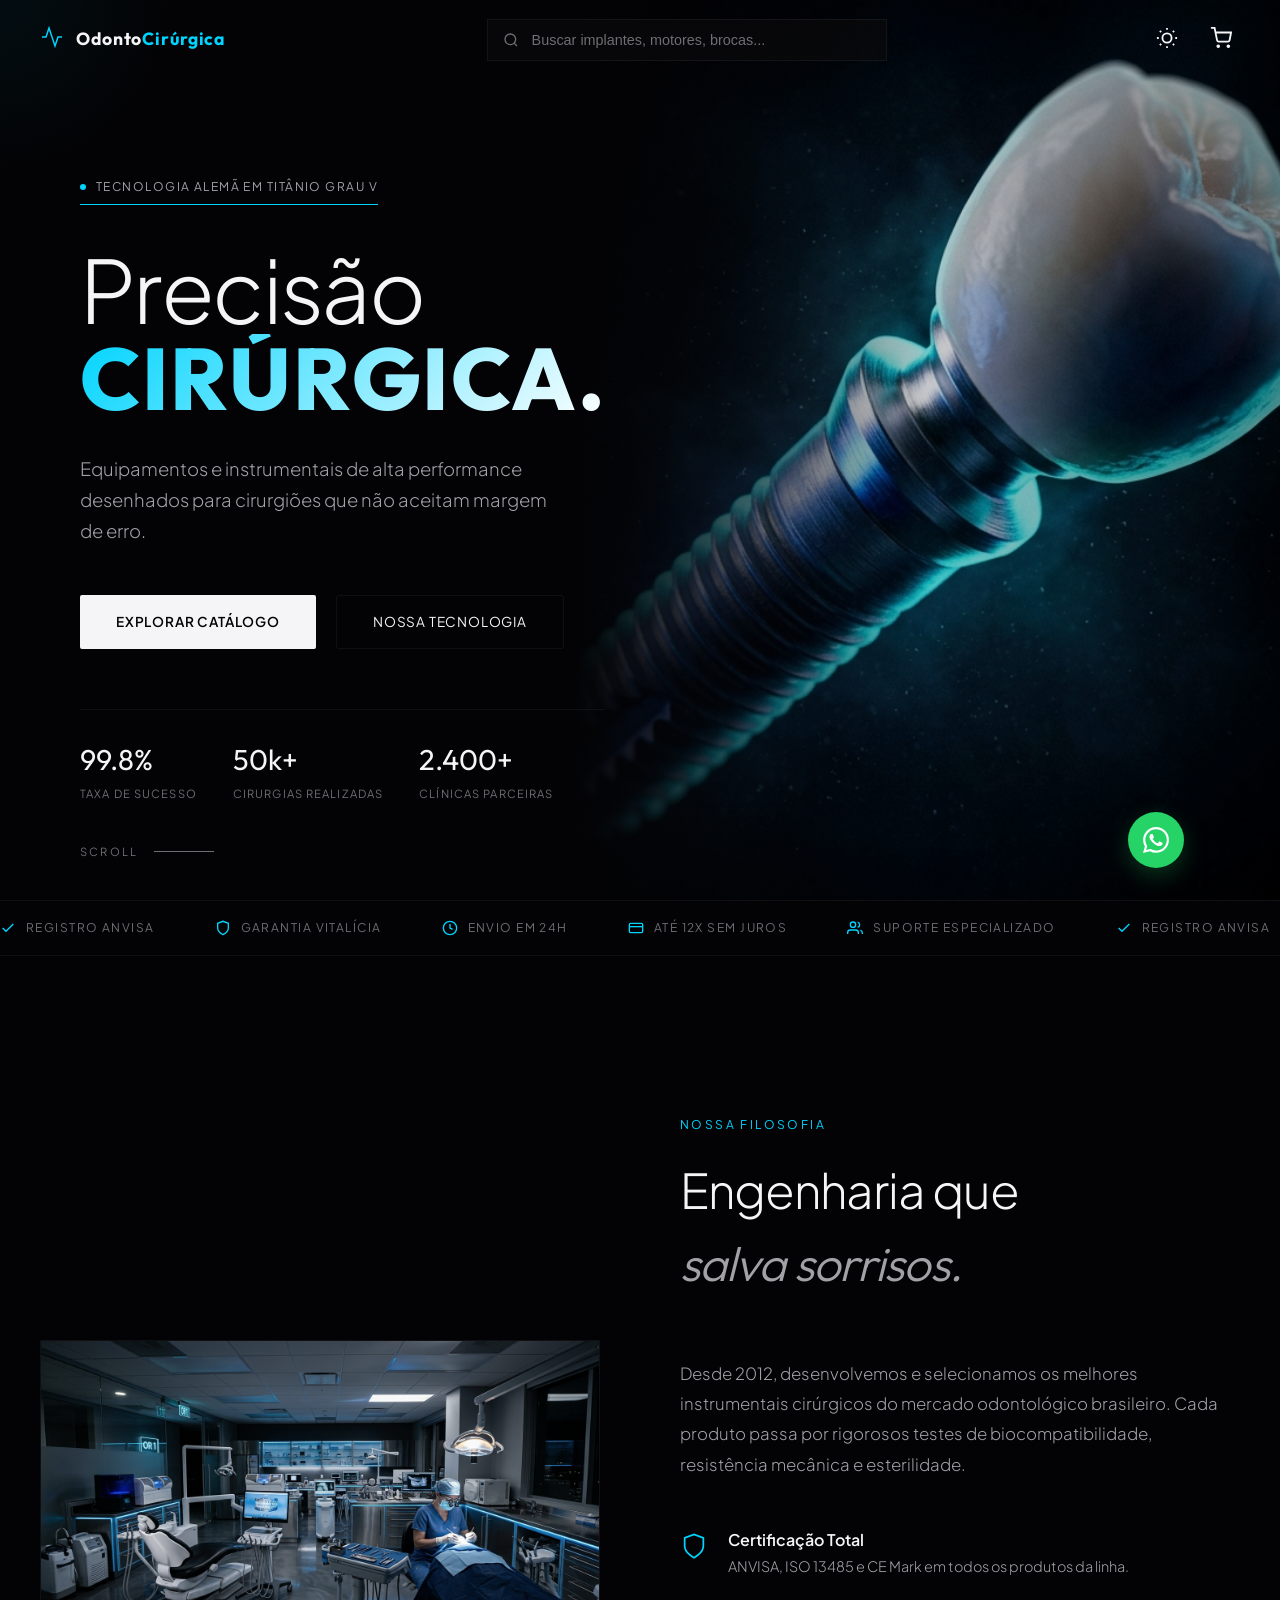
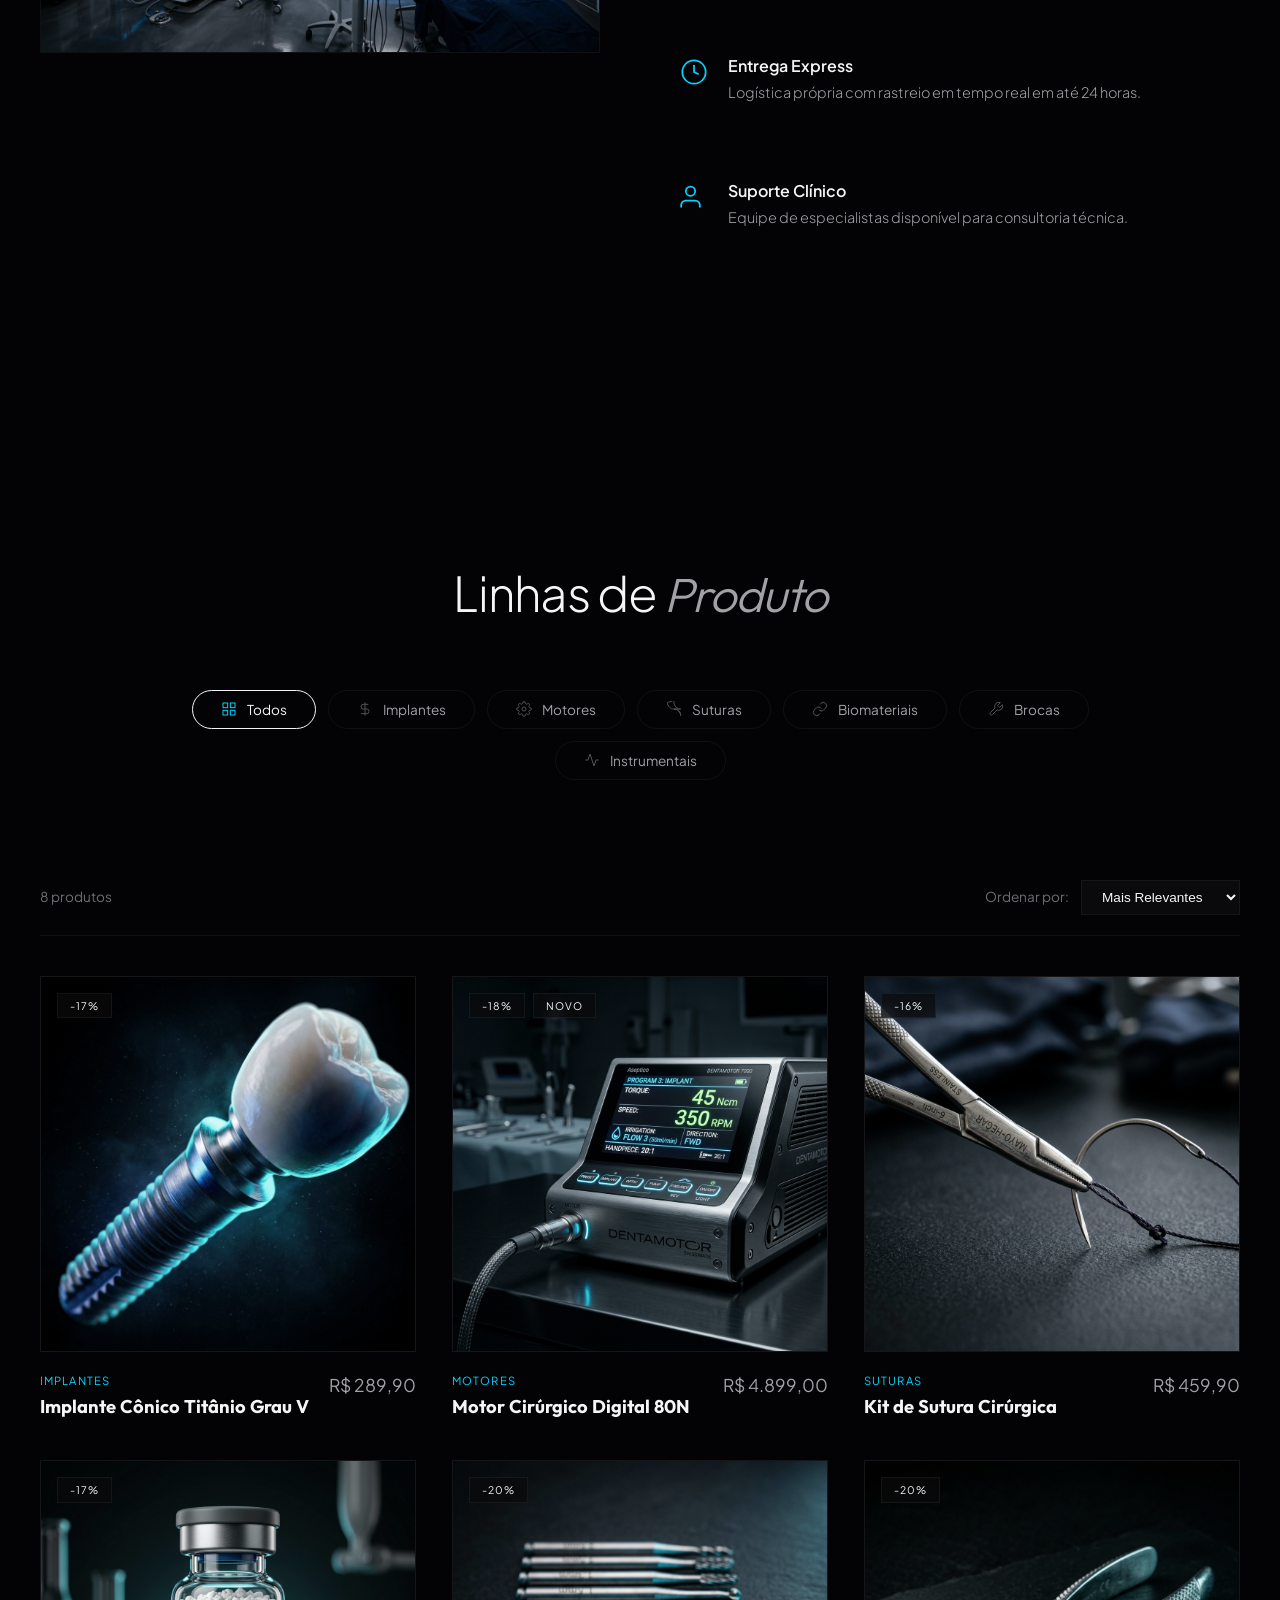
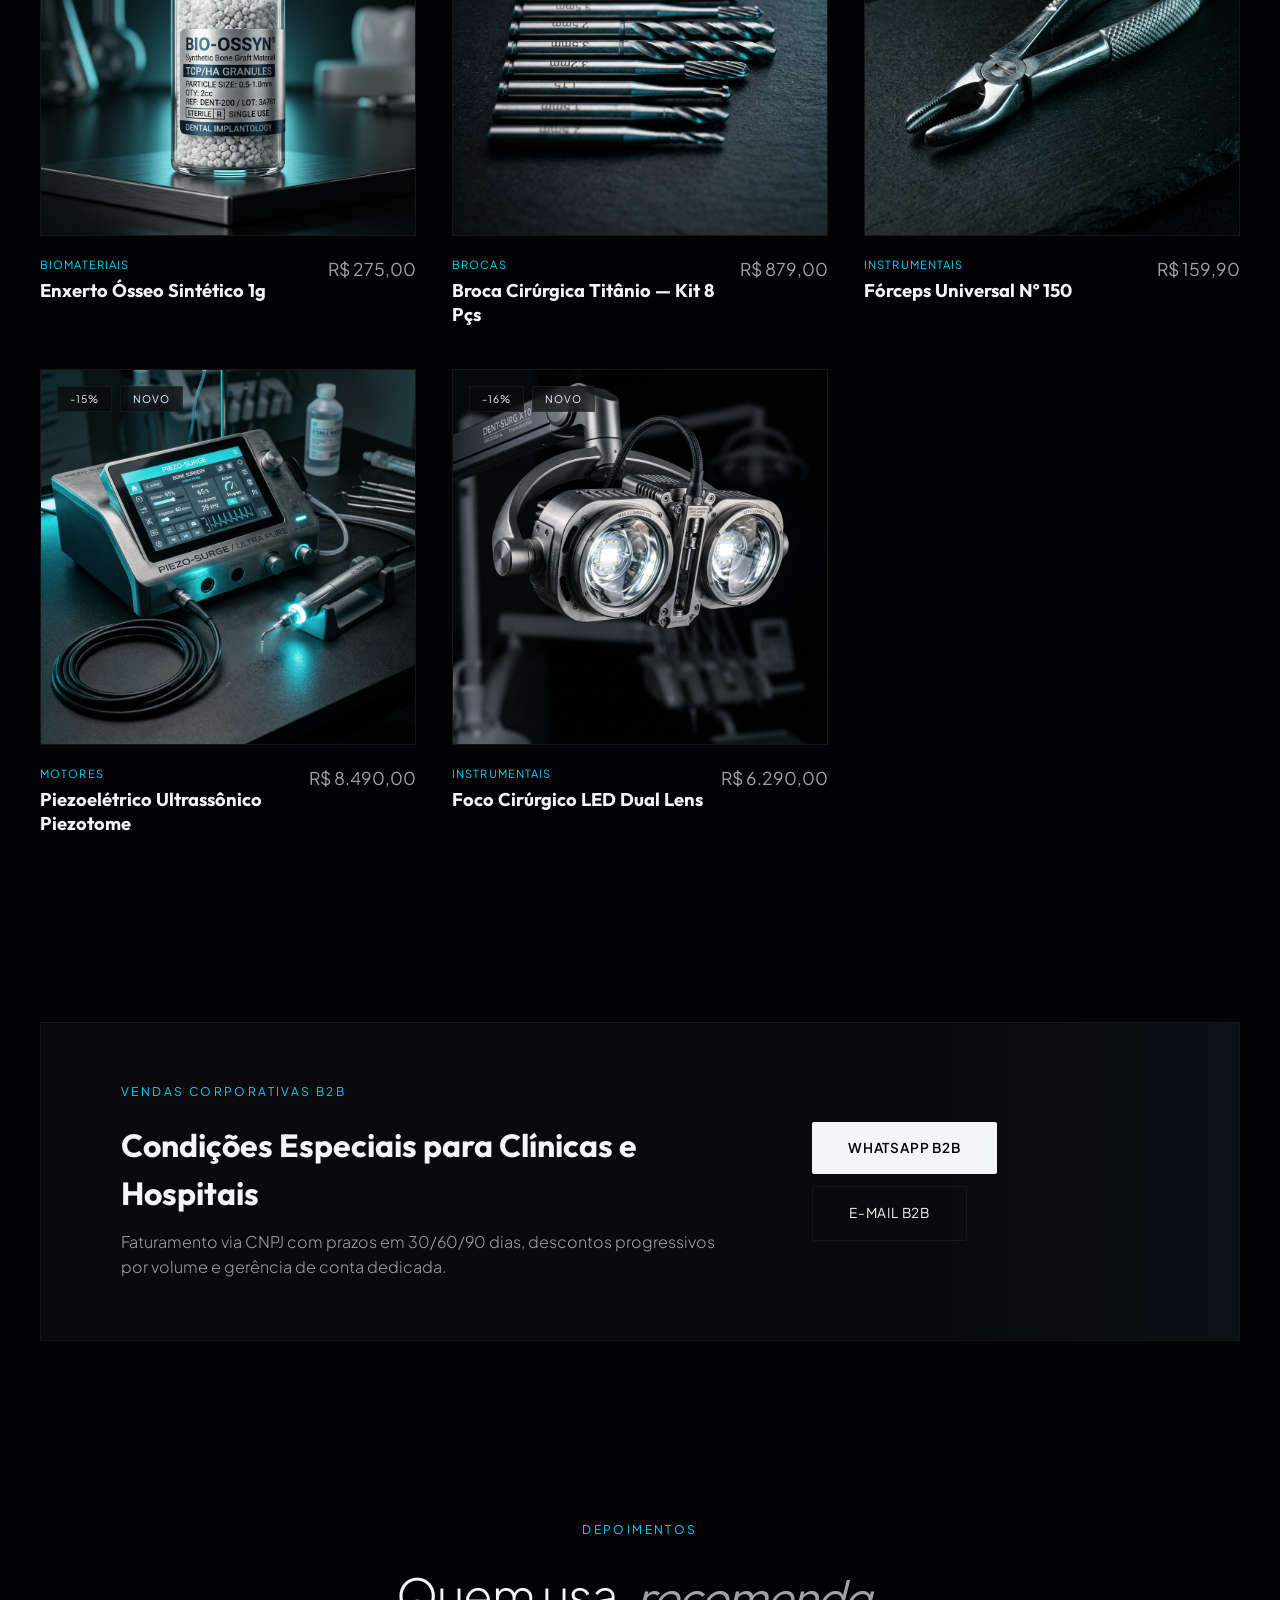
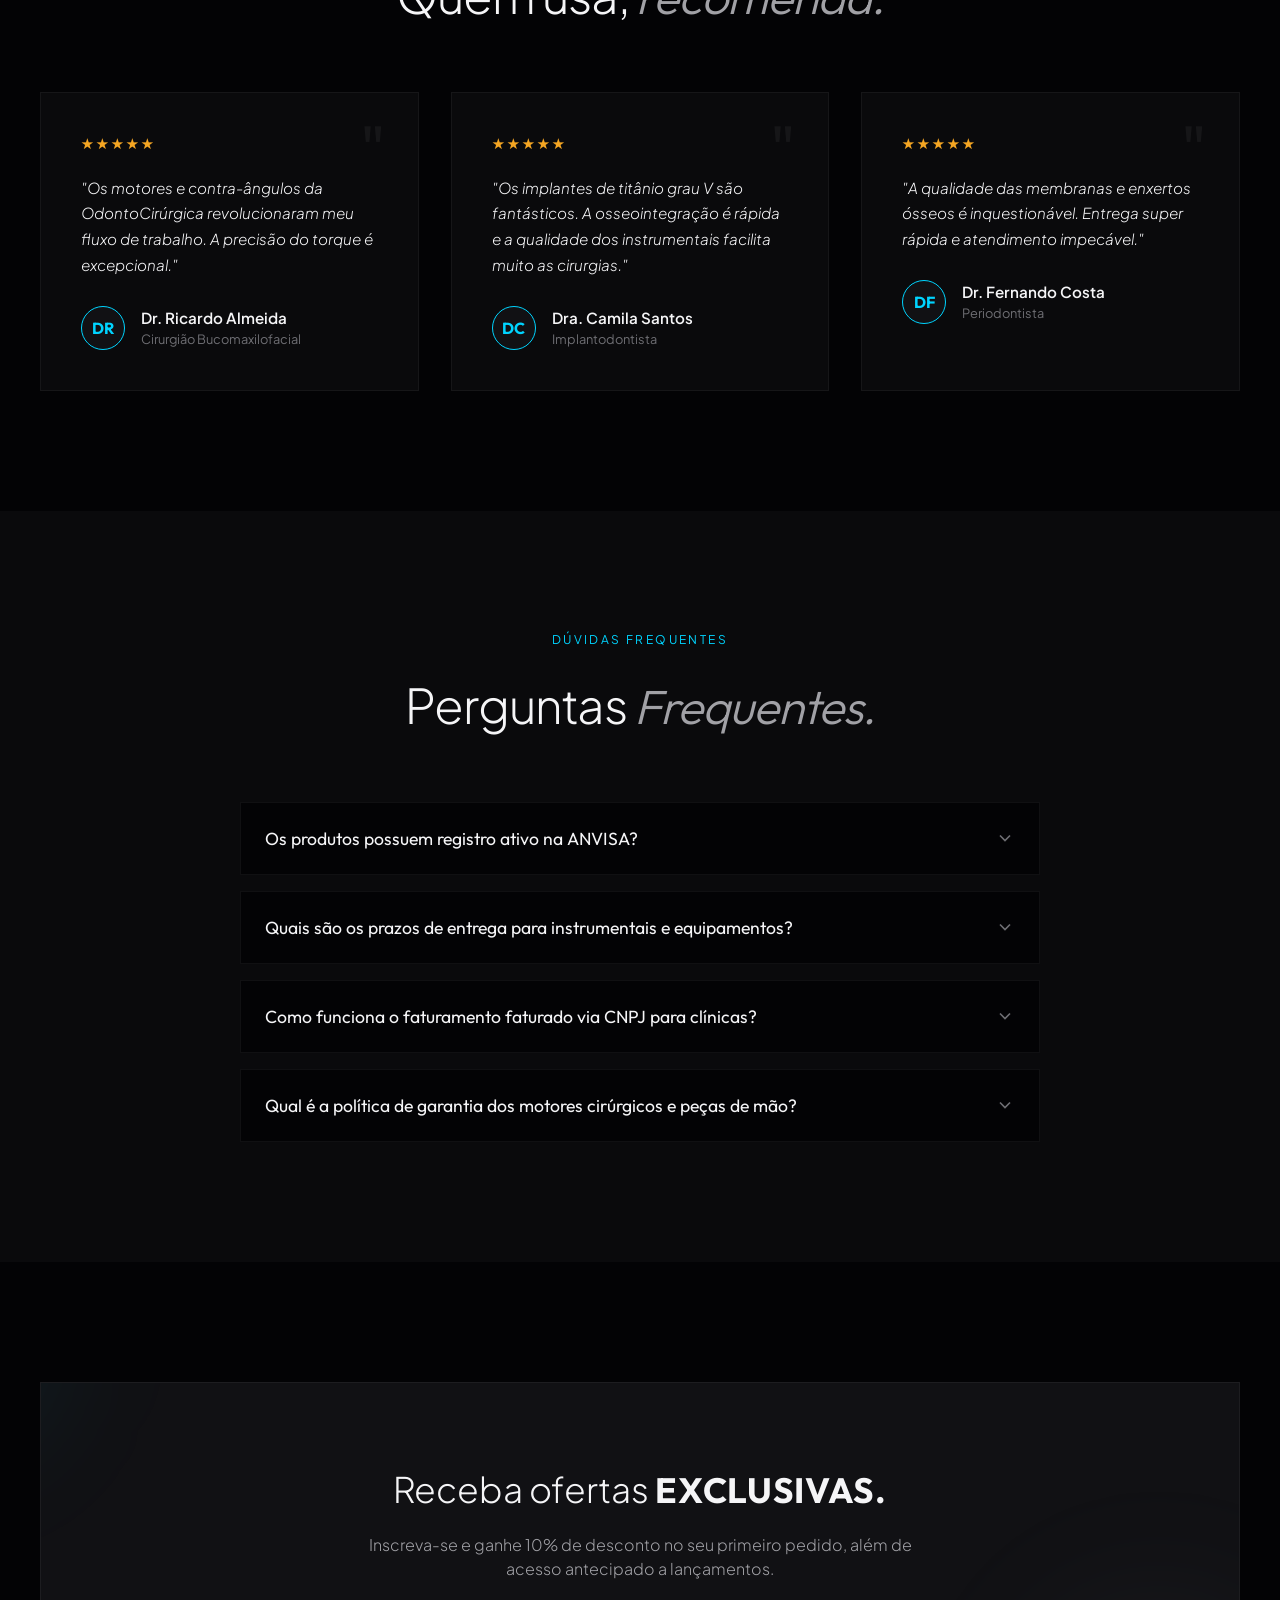
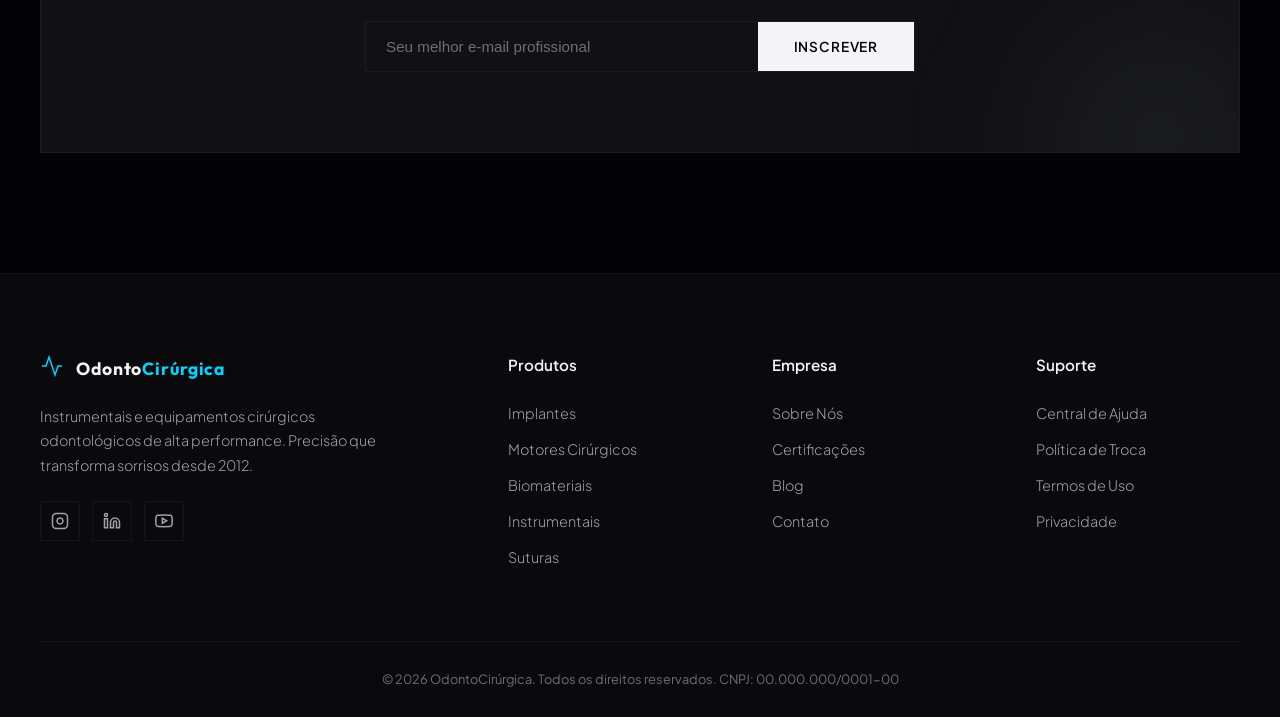
<file: index.html>
<!DOCTYPE html>
<html lang="pt-BR" data-theme="dark">
<head>
    <meta charset="UTF-8">
    <meta name="viewport" content="width=device-width, initial-scale=1.0">
    <meta name="description" content="OdontoCirúrgica — Equipamentos e instrumentais cirúrgicos odontológicos de alta performance. Implantes de titânio, motores cirúrgicos, biomateriais e muito mais.">
    <title>OdontoCirúrgica | Equipamentos Cirúrgicos Premium</title>
    <link rel="preconnect" href="https://fonts.googleapis.com">
    <link rel="preconnect" href="https://fonts.gstatic.com" crossorigin>
    <link href="https://fonts.googleapis.com/css2?family=Outfit:wght@300;400;600;700;800&family=Plus+Jakarta+Sans:wght@300;400;500;600;700;800&display=swap" rel="stylesheet">
    <link rel="stylesheet" href="styles.css?v=7.0">
</head>
<body>

    <!-- Page Loader -->
    <div id="page-loader" class="page-loader">
        <div class="loader-content">
            <div class="loader-logo">
                <svg viewBox="0 0 24 24" fill="none" stroke="currentColor" stroke-width="1.5" class="loader-icon"><path d="M22 12h-4l-3 9L9 3l-3 9H2"/></svg>
            </div>
            <div class="loader-text">ODONTOCIRÚRGICA</div>
            <div class="loader-bar"><div class="loader-bar-fill"></div></div>
        </div>
    </div>

    <!-- Custom Cursor -->
    <div id="cursor-glow" class="cursor-glow"></div>

    <!-- Navbar -->
    <nav id="navbar" class="navbar">
        <div class="nav-container">
            <a href="#" class="nav-logo">
                <div class="logo-mark">
                    <svg viewBox="0 0 24 24" fill="none" stroke="currentColor" stroke-width="1.5"><path d="M22 12h-4l-3 9L9 3l-3 9H2"/></svg>
                </div>
                <div class="logo-text">
                    <span class="logo-name">Odonto<span class="logo-accent">Cirúrgica</span></span>
                </div>
            </a>

            <div class="nav-search">
                <div class="search-wrapper">
                    <svg class="search-icon" viewBox="0 0 24 24" fill="none" stroke="currentColor" stroke-width="2"><circle cx="11" cy="11" r="8"/><line x1="21" y1="21" x2="16.65" y2="16.65"/></svg>
                    <input type="text" id="search-input" placeholder="Buscar implantes, motores, brocas..." autocomplete="off">
                </div>
            </div>

            <div class="nav-actions">
                <button class="nav-btn theme-btn" id="theme-toggle" aria-label="Alternar Tema" title="Alternar Modo Escuro/Claro">
                    <svg viewBox="0 0 24 24" fill="none" stroke="currentColor" stroke-width="2"><circle cx="12" cy="12" r="5"/><path d="M12 1v2M12 21v2M4.22 4.22l1.42 1.42M18.36 18.36l1.42 1.42M1 12h2M21 12h2M4.22 19.78l1.42-1.42M18.36 5.64l1.42-1.42"/></svg>
                </button>
                <button class="nav-btn" id="cart-toggle" aria-label="Carrinho" title="Meu Carrinho">
                    <svg viewBox="0 0 24 24" fill="none" stroke="currentColor" stroke-width="2"><circle cx="9" cy="21" r="1"/><circle cx="20" cy="21" r="1"/><path d="M1 1h4l2.68 13.39a2 2 0 0 0 2 1.61h9.72a2 2 0 0 0 2-1.61L23 6H6"/></svg>
                    <span id="cart-count" class="cart-count">0</span>
                </button>
            </div>
        </div>
    </nav>

    <!-- HERO SECTION -->
    <header class="hero">
        <div class="hero-container">
            <div class="hero-text-content">
                <div class="hero-badge" data-aos>
                    <div class="badge-dot"></div>
                    Tecnologia Alemã em Titânio Grau V
                </div>
                <h1 class="hero-title" data-aos style="--delay: 0.1s">
                    <span class="title-light">Precisão</span>
                    <span class="title-bold">CIRÚRGICA.</span>
                </h1>
                <p class="hero-subtitle" data-aos style="--delay: 0.2s">Equipamentos e instrumentais de alta performance desenhados para cirurgiões que não aceitam margem de erro.</p>
                <div class="hero-actions" data-aos style="--delay: 0.3s">
                    <button class="btn btn-primary" onclick="document.getElementById('catalogo').scrollIntoView({behavior:'smooth'})">Explorar Catálogo</button>
                    <a href="#about" class="btn btn-outline">Nossa Tecnologia</a>
                </div>
                <div class="hero-stats" data-aos style="--delay: 0.4s">
                    <div class="stat-item">
                        <span class="stat-num">99.8%</span>
                        <span class="stat-label">Taxa de Sucesso</span>
                    </div>
                    <div class="stat-item">
                        <span class="stat-num">50k+</span>
                        <span class="stat-label">Cirurgias Realizadas</span>
                    </div>
                    <div class="stat-item">
                        <span class="stat-num">2.400+</span>
                        <span class="stat-label">Clínicas Parceiras</span>
                    </div>
                </div>
            </div>
            <div class="hero-visual" data-aos style="--delay: 0.2s">
                <div class="hero-image-wrapper">
                    <img src="assets/hero_implant.jpg" alt="Implante de Titânio" class="hero-img">
                    <div class="hero-img-overlay"></div>
                </div>
            </div>
        </div>
        <div class="hero-scroll-indicator">
            <span>Scroll</span>
            <div class="scroll-line"></div>
        </div>
    </header>

    <!-- MARQUEE -->
    <div class="marquee-bar">
        <div class="marquee-track">
            <div class="marquee-content">
                <div class="marquee-item"><svg viewBox="0 0 24 24" fill="none" stroke="currentColor" stroke-width="2" width="16"><polyline points="20 6 9 17 4 12"/></svg> REGISTRO ANVISA</div>
                <div class="marquee-item"><svg viewBox="0 0 24 24" fill="none" stroke="currentColor" stroke-width="2" width="16"><path d="M12 22s8-4 8-10V5l-8-3-8 3v7c0 6 8 10 8 10z"/></svg> GARANTIA VITALÍCIA</div>
                <div class="marquee-item"><svg viewBox="0 0 24 24" fill="none" stroke="currentColor" stroke-width="2" width="16"><circle cx="12" cy="12" r="10"/><polyline points="12 6 12 12 16 14"/></svg> ENVIO EM 24H</div>
                <div class="marquee-item"><svg viewBox="0 0 24 24" fill="none" stroke="currentColor" stroke-width="2" width="16"><rect x="2" y="5" width="20" height="14" rx="2"/><path d="M2 10h20"/></svg> ATÉ 12X SEM JUROS</div>
                <div class="marquee-item"><svg viewBox="0 0 24 24" fill="none" stroke="currentColor" stroke-width="2" width="16"><path d="M17 21v-2a4 4 0 0 0-4-4H5a4 4 0 0 0-4 4v2"/><circle cx="9" cy="7" r="4"/><path d="M23 21v-2a4 4 0 0 0-3-3.87"/><path d="M16 3.13a4 4 0 0 1 0 7.75"/></svg> SUPORTE ESPECIALIZADO</div>
            </div>
            <div class="marquee-content">
                <div class="marquee-item"><svg viewBox="0 0 24 24" fill="none" stroke="currentColor" stroke-width="2" width="16"><polyline points="20 6 9 17 4 12"/></svg> REGISTRO ANVISA</div>
                <div class="marquee-item"><svg viewBox="0 0 24 24" fill="none" stroke="currentColor" stroke-width="2" width="16"><path d="M12 22s8-4 8-10V5l-8-3-8 3v7c0 6 8 10 8 10z"/></svg> GARANTIA VITALÍCIA</div>
                <div class="marquee-item"><svg viewBox="0 0 24 24" fill="none" stroke="currentColor" stroke-width="2" width="16"><circle cx="12" cy="12" r="10"/><polyline points="12 6 12 12 16 14"/></svg> ENVIO EM 24H</div>
                <div class="marquee-item"><svg viewBox="0 0 24 24" fill="none" stroke="currentColor" stroke-width="2" width="16"><rect x="2" y="5" width="20" height="14" rx="2"/><path d="M2 10h20"/></svg> ATÉ 12X SEM JUROS</div>
                <div class="marquee-item"><svg viewBox="0 0 24 24" fill="none" stroke="currentColor" stroke-width="2" width="16"><path d="M17 21v-2a4 4 0 0 0-4-4H5a4 4 0 0 0-4 4v2"/><circle cx="9" cy="7" r="4"/><path d="M23 21v-2a4 4 0 0 0-3-3.87"/><path d="M16 3.13a4 4 0 0 1 0 7.75"/></svg> SUPORTE ESPECIALIZADO</div>
            </div>
        </div>
    </div>

    <!-- ABOUT SECTION -->
    <section class="about-section" id="about">
        <div class="container">
            <div class="about-grid" data-aos>
                <div class="about-image-wrap">
                    <img src="assets/about_lab.jpg" alt="Laboratório de Tecnologia Cirúrgica" class="about-img">
                </div>
                <div class="about-text">
                    <span class="overline">Nossa Filosofia</span>
                    <h2 class="section-title">Engenharia que<br><span>salva sorrisos.</span></h2>
                    <p>Desde 2012, desenvolvemos e selecionamos os melhores instrumentais cirúrgicos do mercado odontológico brasileiro. Cada produto passa por rigorosos testes de biocompatibilidade, resistência mecânica e esterilidade.</p>
                    <div class="about-features">
                        <div class="about-feature">
                            <svg viewBox="0 0 24 24" fill="none" stroke="currentColor" stroke-width="1.5"><path d="M12 22s8-4 8-10V5l-8-3-8 3v7c0 6 8 10 8 10z"/></svg>
                            <div><h4>Certificação Total</h4><p>ANVISA, ISO 13485 e CE Mark em todos os produtos da linha.</p></div>
                        </div>
                        <div class="about-feature">
                            <svg viewBox="0 0 24 24" fill="none" stroke="currentColor" stroke-width="1.5"><circle cx="12" cy="12" r="10"/><polyline points="12 6 12 12 16 14"/></svg>
                            <div><h4>Entrega Express</h4><p>Logística própria com rastreio em tempo real em até 24 horas.</p></div>
                        </div>
                        <div class="about-feature">
                            <svg viewBox="0 0 24 24" fill="none" stroke="currentColor" stroke-width="1.5"><path d="M17 21v-2a4 4 0 0 0-4-4H5a4 4 0 0 0-4 4v2"/><circle cx="9" cy="7" r="4"/></svg>
                            <div><h4>Suporte Clínico</h4><p>Equipe de especialistas disponível para consultoria técnica.</p></div>
                        </div>
                    </div>
                </div>
            </div>
        </div>
    </section>

    <!-- CATEGORIES -->
    <section class="categories-section" id="catalogo">
        <div class="container">
            <h2 class="section-title text-center" data-aos>Linhas de <span>Produto</span></h2>
            <div class="category-list" id="category-list" data-aos style="--delay: 0.1s"></div>
        </div>
    </section>

    <!-- CATALOG SECTION WITH SORT & CONTROLS -->
    <section class="catalog-section">
        <div class="container">
            <div class="catalog-toolbar" data-aos>
                <div class="toolbar-left">
                    <div id="active-filter" class="active-filter" style="display:none;">
                        Categoria: <span id="filter-label"></span>
                        <button id="clear-filter" aria-label="Limpar filtro"><svg viewBox="0 0 24 24" fill="none" stroke="currentColor" stroke-width="2"><line x1="18" y1="6" x2="6" y2="18"/><line x1="6" y1="6" x2="18" y2="18"/></svg></button>
                    </div>
                    <span id="results-count" class="results-count"></span>
                </div>
                <div class="toolbar-right">
                    <label for="sort-select" class="sort-label">Ordenar por:</label>
                    <select id="sort-select" class="sort-select">
                        <option value="relevant">Mais Relevantes</option>
                        <option value="price-asc">Menor Preço</option>
                        <option value="price-desc">Maior Preço</option>
                        <option value="rating">Melhor Avaliados</option>
                    </select>
                </div>
            </div>

            <div id="products-grid" class="products-grid"></div>
            
            <div id="no-results" style="display:none; text-align:center; padding: 100px 0;">
                <svg viewBox="0 0 24 24" fill="none" stroke="currentColor" stroke-width="1" style="width:64px; height:64px; color:var(--text-muted); margin-bottom:24px;"><circle cx="11" cy="11" r="8"/><line x1="21" y1="21" x2="16.65" y2="16.65"/></svg>
                <h3>Nenhum produto encontrado</h3>
                <p style="color:var(--text-secondary)">Tente buscar por outros termos ou limpar os filtros.</p>
            </div>
        </div>
    </section>

    <!-- B2B CNPJ BANNER -->
    <section class="b2b-banner-section">
        <div class="container">
            <div class="b2b-card" data-aos>
                <div class="b2b-text">
                    <span class="overline">Vendas Corporativas B2B</span>
                    <h2>Condições Especiais para Clínicas e Hospitais</h2>
                    <p>Faturamento via CNPJ com prazos em 30/60/90 dias, descontos progressivos por volume e gerência de conta dedicada.</p>
                </div>
                <div class="b2b-action" style="display:flex;gap:12px;flex-wrap:wrap">
                    <a href="https://wa.me/5514996300736?text=Ol%C3%A1!%20Gostaria%20de%20solicitar%20uma%20cota%C3%A7%C3%A3o%20corporativa%20B2B%20para%20minha%20cl%C3%ADnica." target="_blank" rel="noopener noreferrer" class="btn btn-primary">WhatsApp B2B</a>
                    <a href="mailto:contato@cavalcanti-dev.com.br?subject=Solicita%C3%A7%C3%A3o%20de%20Cota%C3%A7%C3%A3o%20B2B" class="btn btn-outline">E-mail B2B</a>
                </div>
            </div>
        </div>
    </section>

    <!-- TESTIMONIALS -->
    <section class="testimonials-section">
        <div class="container">
            <span class="overline text-center" data-aos>Depoimentos</span>
            <h2 class="section-title text-center" data-aos>Quem usa, <span>recomenda.</span></h2>
            <div class="testimonials-grid" id="testimonials-grid"></div>
        </div>
    </section>

    <!-- FAQ SECTION -->
    <section class="faq-section">
        <div class="container">
            <span class="overline text-center" data-aos>Dúvidas Frequentes</span>
            <h2 class="section-title text-center" data-aos>Perguntas <span>Frequentes.</span></h2>
            <div class="faq-list" id="faq-list" data-aos>
                <div class="faq-item">
                    <button class="faq-question">
                        <span>Os produtos possuem registro ativo na ANVISA?</span>
                        <svg class="faq-icon" viewBox="0 0 24 24" fill="none" stroke="currentColor" stroke-width="2"><polyline points="6 9 12 15 18 9"/></svg>
                    </button>
                    <div class="faq-answer">
                        <p>Sim. 100% dos produtos do nosso catálogo possuem registro válido e ativo junto à ANVISA, além de laudos de biocompatibilidade e rastreabilidade por lote impresso na embalagem.</p>
                    </div>
                </div>
                <div class="faq-item">
                    <button class="faq-question">
                        <span>Quais são os prazos de entrega para instrumentais e equipamentos?</span>
                        <svg class="faq-icon" viewBox="0 0 24 24" fill="none" stroke="currentColor" stroke-width="2"><polyline points="6 9 12 15 18 9"/></svg>
                    </button>
                    <div class="faq-answer">
                        <p>Pedidos confirmados até as 14h são despachados no mesmo dia via frete expresso refrigerado/protegido. O prazo médio de entrega para Capitais é de 24 a 48 horas úteis.</p>
                    </div>
                </div>
                <div class="faq-item">
                    <button class="faq-question">
                        <span>Como funciona o faturamento faturado via CNPJ para clínicas?</span>
                        <svg class="faq-icon" viewBox="0 0 24 24" fill="none" stroke="currentColor" stroke-width="2"><polyline points="6 9 12 15 18 9"/></svg>
                    </button>
                    <div class="faq-answer">
                        <p>Oferecemos faturamento facilitado via boleto corporativo em 30, 60 e 90 dias após análise de crédito cadastral simplificada para Pessoas Jurídicas (CRO e CNPJ ativos).</p>
                    </div>
                </div>
                <div class="faq-item">
                    <button class="faq-question">
                        <span>Qual é a política de garantia dos motores cirúrgicos e peças de mão?</span>
                        <svg class="faq-icon" viewBox="0 0 24 24" fill="none" stroke="currentColor" stroke-width="2"><polyline points="6 9 12 15 18 9"/></svg>
                    </button>
                    <div class="faq-answer">
                        <p>Todos os motores e equipamentos eletrônicos possuem 2 anos de garantia total do fabricante com substituição imediata de equipamento reserva durante eventuais manutenções.</p>
                    </div>
                </div>
            </div>
        </div>
    </section>

    <!-- NEWSLETTER -->
    <section class="newsletter-section">
        <div class="container">
            <div class="newsletter-card" data-aos>
                <div class="newsletter-content">
                    <h2>Receba ofertas <span class="font-serif italic">exclusivas.</span></h2>
                    <p>Inscreva-se e ganhe 10% de desconto no seu primeiro pedido, além de acesso antecipado a lançamentos.</p>
                    <form id="nl-form" class="nl-form">
                        <div class="nl-input-group">
                            <input type="email" placeholder="Seu melhor e-mail profissional" required>
                            <button type="submit" class="btn btn-primary">Inscrever</button>
                        </div>
                    </form>
                </div>
            </div>
        </div>
    </section>

    <!-- FOOTER -->
    <footer class="footer">
        <div class="container">
            <div class="footer-grid">
                <div class="footer-brand">
                    <div class="nav-logo" style="margin-bottom: 20px;">
                        <div class="logo-mark"><svg viewBox="0 0 24 24" fill="none" stroke="currentColor" stroke-width="1.5"><path d="M22 12h-4l-3 9L9 3l-3 9H2"/></svg></div>
                        <div class="logo-text"><span class="logo-name">Odonto<span class="logo-accent">Cirúrgica</span></span></div>
                    </div>
                    <p class="footer-desc">Instrumentais e equipamentos cirúrgicos odontológicos de alta performance. Precisão que transforma sorrisos desde 2012.</p>
                    <div class="footer-socials">
                        <a href="#" class="social-link" aria-label="Instagram"><svg viewBox="0 0 24 24" fill="none" stroke="currentColor" stroke-width="2"><rect x="2" y="2" width="20" height="20" rx="5" ry="5"/><path d="M16 11.37A4 4 0 1 1 12.63 8 4 4 0 0 1 16 11.37z"/><line x1="17.5" y1="6.5" x2="17.51" y2="6.5"/></svg></a>
                        <a href="#" class="social-link" aria-label="LinkedIn"><svg viewBox="0 0 24 24" fill="none" stroke="currentColor" stroke-width="2"><path d="M16 8a6 6 0 0 1 6 6v7h-4v-7a2 2 0 0 0-2-2 2 2 0 0 0-2 2v7h-4v-7a6 6 0 0 1 6-6z"/><rect x="2" y="9" width="4" height="12"/><circle cx="4" cy="4" r="2"/></svg></a>
                        <a href="#" class="social-link" aria-label="YouTube"><svg viewBox="0 0 24 24" fill="none" stroke="currentColor" stroke-width="2"><path d="M22.54 6.42a2.78 2.78 0 0 0-1.94-2C18.88 4 12 4 12 4s-6.88 0-8.6.46a2.78 2.78 0 0 0-1.94 2A29 29 0 0 0 1 11.75a29 29 0 0 0 .46 5.33A2.78 2.78 0 0 0 3.4 19.1c1.72.46 8.6.46 8.6.46s6.88 0 8.6-.46a2.78 2.78 0 0 0 1.94-2 29 29 0 0 0 .46-5.25 29 29 0 0 0-.46-5.42z"/><polygon points="9.75 15.02 15.5 11.75 9.75 8.48 9.75 15.02"/></svg></a>
                    </div>
                </div>
                <div class="footer-links">
                    <h4>Produtos</h4>
                    <ul><li><a href="index.html#catalogo">Implantes</a></li><li><a href="index.html#catalogo">Motores Cirúrgicos</a></li><li><a href="index.html#catalogo">Biomateriais</a></li><li><a href="index.html#catalogo">Instrumentais</a></li><li><a href="index.html#catalogo">Suturas</a></li></ul>
                </div>
                <div class="footer-links">
                    <h4>Empresa</h4>
                    <ul><li><a href="sobre.html">Sobre Nós</a></li><li><a href="certificacoes.html">Certificações</a></li><li><a href="blog.html">Blog</a></li><li><a href="contato.html">Contato</a></li></ul>
                </div>
                <div class="footer-links">
                    <h4>Suporte</h4>
                    <ul><li><a href="contato.html">Central de Ajuda</a></li><li><a href="politica-de-troca.html">Política de Troca</a></li><li><a href="termos.html">Termos de Uso</a></li><li><a href="privacidade.html">Privacidade</a></li></ul>
                </div>
            </div>
            <div class="footer-bottom">
                <p>&copy; 2026 OdontoCirúrgica. Todos os direitos reservados. CNPJ: 00.000.000/0001-00</p>
            </div>
        </div>
    </footer>

    <!-- CART SIDEBAR -->
    <div class="modal-overlay" id="cart-overlay"></div>
    <aside id="cart-sidebar" class="cart-sidebar">
        <div class="cart-header">
            <h2>Sua Cesta</h2>
            <button id="cart-close" class="btn-icon"><svg viewBox="0 0 24 24" fill="none" stroke="currentColor" stroke-width="2"><line x1="18" y1="6" x2="6" y2="18"/><line x1="6" y1="6" x2="18" y2="18"/></svg></button>
        </div>
        <div id="cart-empty" style="padding: 48px; text-align: center; color: var(--text-muted); flex: 1; display:flex; flex-direction:column; justify-content:center; align-items:center;">
            <svg viewBox="0 0 24 24" fill="none" stroke="currentColor" stroke-width="1" style="width:64px; height:64px; margin-bottom:16px;"><circle cx="9" cy="21" r="1"/><circle cx="20" cy="21" r="1"/><path d="M1 1h4l2.68 13.39a2 2 0 0 0 2 1.61h9.72a2 2 0 0 0 2-1.61L23 6H6"/></svg>
            <p>Seu carrinho está vazio.</p>
        </div>
        <div id="cart-items" class="cart-items"></div>
        <div id="cart-footer" class="cart-footer">
            <div class="cart-subtotal"><span style="color:var(--text-secondary)">Subtotal</span><span id="cart-total-value" class="cart-total-value">R$ 0,00</span></div>
            <div id="cart-frete-msg" class="cart-frete-info"></div>
            <button id="checkout-btn" class="btn btn-primary btn-full">Finalizar Pedido</button>
        </div>
    </aside>

    <!-- MODALS -->
    <div class="modal-overlay" id="product-modal-overlay">
        <div class="modal product-modal"><button class="modal-close" id="modal-close-product"><svg viewBox="0 0 24 24" fill="none" stroke="currentColor" stroke-width="2"><line x1="18" y1="6" x2="6" y2="18"/><line x1="6" y1="6" x2="18" y2="18"/></svg></button><div class="modal-body" id="product-modal-body"></div></div>
    </div>
    <div class="modal-overlay" id="checkout-modal-overlay">
        <div class="modal checkout-modal"><button class="modal-close" id="modal-close-checkout"><svg viewBox="0 0 24 24" fill="none" stroke="currentColor" stroke-width="2"><line x1="18" y1="6" x2="6" y2="18"/><line x1="6" y1="6" x2="18" y2="18"/></svg></button>
            <div class="modal-body">
                <div class="checkout-steps"><div class="step completed"><span>1</span><p>Identificação</p></div><div class="step-line"></div><div class="step active"><span>2</span><p>Pagamento</p></div></div>
                <form id="checkout-form">
                    <div class="form-section"><h3>Dados Profissionais</h3><div class="form-grid" style="display:grid; grid-template-columns: 1fr 1fr; gap:16px;"><input type="text" placeholder="Nome Completo" required class="input-field"><input type="text" placeholder="CRO / UF" required class="input-field"><input type="email" placeholder="E-mail" required class="input-field" style="grid-column: span 2;"></div></div>
                    <div class="form-section"><h3>Pagamento</h3><div id="checkout-summary"></div>
                        <div class="payment-options" style="display:grid; grid-template-columns:1fr 1fr; gap:16px; margin-top:24px;">
                            <label class="payment-option"><input type="radio" name="payment" value="pix" checked style="display:none;"><div class="payment-card"><div class="payment-check"><svg viewBox="0 0 24 24" fill="none" stroke="currentColor" stroke-width="2"><polyline points="20 6 9 17 4 12"/></svg></div><div class="payment-icon-circle"><svg viewBox="0 0 24 24" fill="none" stroke="currentColor" stroke-width="2" width="24"><rect x="2" y="5" width="20" height="14" rx="2"/><line x1="2" y1="10" x2="22" y2="10"/></svg></div><h4>PIX</h4><p style="font-size:0.8rem; color:var(--brand-cyan)">5% de desconto</p></div></label>
                            <label class="payment-option"><input type="radio" name="payment" value="card" style="display:none;"><div class="payment-card"><div class="payment-check"><svg viewBox="0 0 24 24" fill="none" stroke="currentColor" stroke-width="2"><polyline points="20 6 9 17 4 12"/></svg></div><div class="payment-icon-circle"><svg viewBox="0 0 24 24" fill="none" stroke="currentColor" stroke-width="2" width="24"><rect x="1" y="4" width="22" height="16" rx="2" ry="2"/><line x1="1" y1="10" x2="23" y2="10"/></svg></div><h4>Cartão</h4><p style="font-size:0.8rem; color:var(--text-muted)">Até 12x s/ juros</p></div></label>
                        </div>
                    </div>
                    <button type="submit" class="btn btn-primary btn-full" style="padding: 20px; font-size: 1.1rem;">Confirmar Pedido</button>
                </form>
            </div>
        </div>
    </div>
    <div class="modal-overlay" id="success-modal-overlay">
        <div class="modal success-modal"><button class="modal-close" id="success-close"><svg viewBox="0 0 24 24" fill="none" stroke="currentColor" stroke-width="2"><line x1="18" y1="6" x2="6" y2="18"/><line x1="6" y1="6" x2="18" y2="18"/></svg></button>
            <div class="success-content"><svg class="success-checkmark" viewBox="0 0 52 52"><circle cx="26" cy="26" r="25" fill="none"/><path fill="none" d="M14.1 27.2l7.1 7.2 16.7-16.8"/></svg><h2>Pedido Confirmado!</h2><p>Obrigado pela preferência. Seu pedido já está sendo processado.</p><div class="success-order-id">Protocolo: #<span id="order-id"></span></div><button class="btn btn-outline" onclick="closeModal('success-modal-overlay')">Voltar à Loja</button></div>
        </div>
    </div>

    <!-- FABs -->
    <a href="https://wa.me/5514996300736?text=Ol%C3%A1!%20Gostaria%20de%20mais%20informa%C3%A7%C3%B5es%20sobre%20os%20produtos%20da%20OdontoCir%C3%BArgica." target="_blank" rel="noopener noreferrer" class="fab-whatsapp" aria-label="WhatsApp">
        <svg viewBox="0 0 24 24" fill="currentColor"><path d="M17.472 14.382c-.297-.149-1.758-.867-2.03-.967-.273-.099-.471-.148-.67.15-.197.297-.767.966-.94 1.164-.173.199-.347.223-.644.075-.297-.15-1.255-.463-2.39-1.475-.883-.788-1.48-1.761-1.653-2.059-.173-.297-.018-.458.13-.606.134-.133.298-.347.446-.52.149-.174.198-.298.298-.497.099-.198.05-.371-.025-.52-.075-.149-.669-1.612-.916-2.207-.242-.579-.487-.5-.669-.51a12.8 12.8 0 0 0-.57-.01c-.198 0-.52.074-.792.372-.272.297-1.04 1.016-1.04 2.479 0 1.462 1.065 2.875 1.213 3.074.149.198 2.096 3.2 5.077 4.487.709.306 1.262.489 1.694.625.712.227 1.36.195 1.871.118.571-.085 1.758-.719 2.006-1.413.248-.694.248-1.289.173-1.413-.074-.124-.272-.198-.57-.347m-5.421 7.403h-.004a9.87 9.87 0 0 1-5.031-1.378l-.361-.214-3.741.982.998-3.648-.235-.374a9.86 9.86 0 0 1-1.51-5.26c.001-5.45 4.436-9.884 9.888-9.884 2.64 0 5.122 1.03 6.988 2.898a9.825 9.825 0 0 1 2.893 6.994c-.003 5.45-4.437 9.884-9.885 9.884m8.413-18.297A11.815 11.815 0 0 0 12.05 0C5.495 0 .16 5.335.157 11.892c0 2.096.547 4.142 1.588 5.945L.057 24l6.305-1.654a11.882 11.882 0 0 0 5.683 1.448h.005c6.554 0 11.89-5.335 11.893-11.893a11.821 11.821 0 0 0-3.48-8.413z"/></svg>
    </a>

    <button id="back-to-top" class="back-to-top" aria-label="Voltar ao topo">
        <svg viewBox="0 0 24 24" fill="none" stroke="currentColor" stroke-width="2"><polyline points="18 15 12 9 6 15"/></svg>
    </button>

    <div id="toast-container" style="position:fixed; bottom:32px; left:50%; transform:translateX(-50%); display:flex; flex-direction:column; gap:8px; z-index:3000;"></div>

    <script src="app.js?v=3.0"></script>
</body>
</html>
</file>
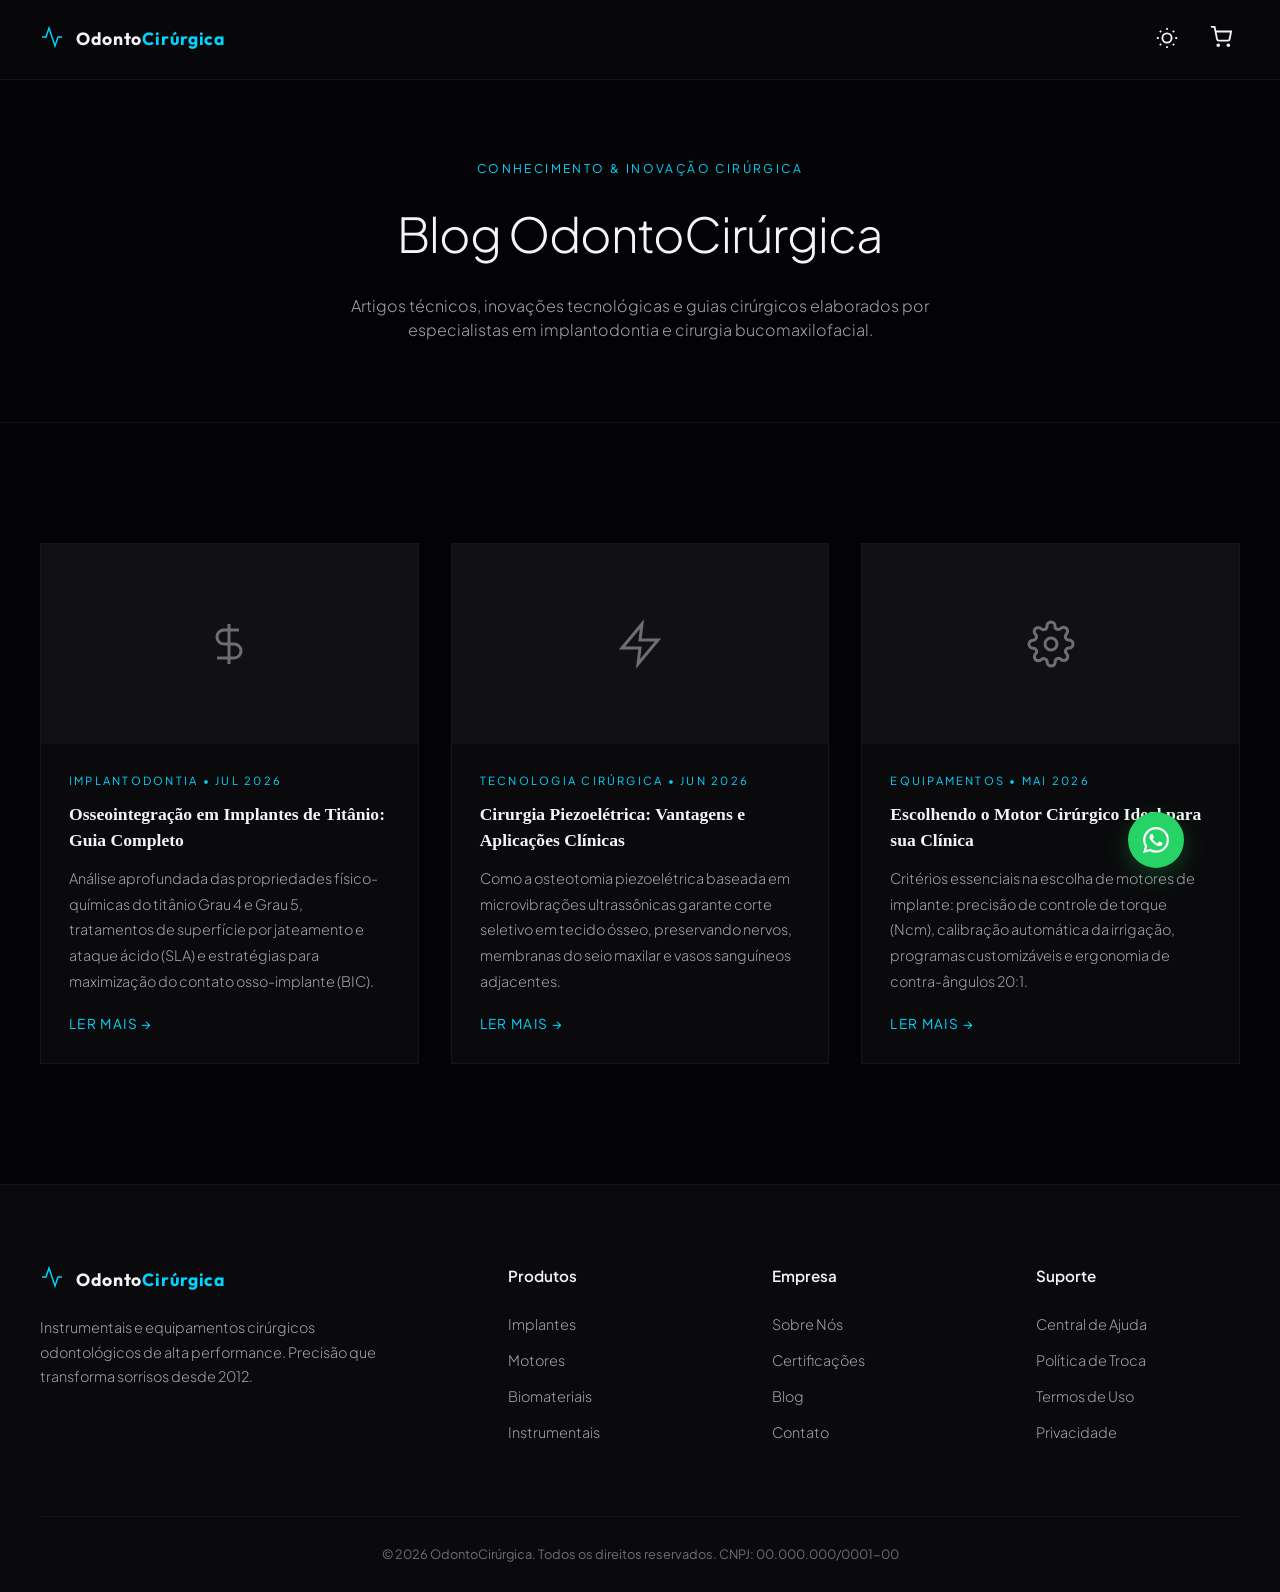
<file: blog.html>
<!DOCTYPE html>
<html lang="pt-BR" data-theme="dark">
<head>
    <meta charset="UTF-8">
    <meta name="viewport" content="width=device-width, initial-scale=1.0">
    <meta name="description" content="Blog OdontoCirúrgica: artigos técnicos, inovações em implantodontia, cirurgia piezoelétrica e escolha de motores cirúrgicos para cirurgiões-dentistas.">
    <title>Blog OdontoCirúrgica | Conhecimento &amp; Inovação Cirúrgica</title>
    <link rel="preconnect" href="https://fonts.googleapis.com">
    <link rel="preconnect" href="https://fonts.gstatic.com" crossorigin>
    <link href="https://fonts.googleapis.com/css2?family=Outfit:wght@300;400;600;700;800&family=Plus+Jakarta+Sans:wght@300;400;500;600;700;800&display=swap" rel="stylesheet">
    <link rel="stylesheet" href="styles.css?v=3.0">
    <style>
    .page-hero { padding: 160px 0 80px; text-align: center; border-bottom: 1px solid var(--border-light); }
    .page-hero .overline { margin-bottom: 20px; }
    .page-hero .section-title { margin-bottom: 24px; }
    .page-hero p { max-width: 600px; margin: 0 auto; color: var(--text-secondary); font-weight: 300; }
    .page-content { padding: 80px 0 120px; }
    .page-content h3 { font-family: var(--font-serif); font-size: 1.4rem; margin-bottom: 16px; margin-top: 48px; }
    .page-content p, .page-content li { color: var(--text-secondary); font-weight: 300; line-height: 1.8; margin-bottom: 16px; }
    .page-content ul { padding-left: 24px; list-style: disc; }
    .cert-grid { display: grid; grid-template-columns: repeat(auto-fill, minmax(280px, 1fr)); gap: 32px; margin-top: 40px; }
    .cert-card { background: var(--bg-surface); border: 1px solid var(--border-light); padding: 40px; text-align: center; transition: 0.6s cubic-bezier(0.16,1,0.3,1); }
    .cert-card:hover { border-color: rgba(0,212,255,0.3); transform: translateY(-4px); }
    .cert-card svg { width: 48px; height: 48px; color: var(--brand-cyan); margin-bottom: 16px; }
    .cert-card h4 { font-family: 'Cinzel', serif; margin-bottom: 8px; }
    .cert-card p { font-size: 0.9rem; }
    .blog-grid { display: grid; grid-template-columns: repeat(auto-fill, minmax(340px, 1fr)); gap: 32px; margin-top: 40px; }
    .blog-card { background: var(--bg-surface); border: 1px solid var(--border-light); overflow: hidden; transition: 0.6s cubic-bezier(0.16,1,0.3,1); }
    .blog-card:hover { border-color: rgba(0,212,255,0.3); transform: translateY(-4px); }
    .blog-card-img { width: 100%; height: 200px; background: var(--bg-elevated); display: flex; align-items: center; justify-content: center; }
    .blog-card-img svg { width: 48px; height: 48px; color: var(--text-muted); }
    .blog-card-body { padding: 28px; }
    .blog-card-body .overline { font-size: 0.7rem; margin-bottom: 12px; }
    .blog-card-body h3 { font-family: 'Cinzel', serif; font-size: 1.1rem; margin-bottom: 12px; margin-top: 0; color: var(--text-primary); }
    .blog-card-body p { font-size: 0.9rem; margin-bottom: 16px; }
    .blog-card-body a { color: var(--brand-cyan); font-size: 0.85rem; text-transform: uppercase; letter-spacing: 0.1em; }
    </style>
</head>
<body>

    <nav id="navbar" class="navbar scrolled">
        <div class="nav-container">
            <a href="index.html" class="nav-logo">
                <div class="logo-mark"><svg viewBox="0 0 24 24" fill="none" stroke="currentColor" stroke-width="1.5"><path d="M22 12h-4l-3 9L9 3l-3 9H2"/></svg></div>
                <div class="logo-text"><span class="logo-name">Odonto<span class="logo-accent">Cirúrgica</span></span></div>
            </a>
            <div class="nav-actions">
                <button class="nav-btn theme-btn" id="theme-toggle" aria-label="Alternar Tema"><svg viewBox="0 0 24 24" fill="none" stroke="currentColor" stroke-width="2"><circle cx="12" cy="12" r="5"/><path d="M12 1v2M12 21v2M4.22 4.22l1.42 1.42M18.36 18.36l1.42 1.42M1 12h2M21 12h2M4.22 19.78l1.42-1.42M18.36 5.64l1.42-1.42"/></svg></button>
                <a href="index.html" class="nav-btn" aria-label="Loja"><svg viewBox="0 0 24 24" fill="none" stroke="currentColor" stroke-width="2"><circle cx="9" cy="21" r="1"/><circle cx="20" cy="21" r="1"/><path d="M1 1h4l2.68 13.39a2 2 0 0 0 2 1.61h9.72a2 2 0 0 0 2-1.61L23 6H6"/></svg></a>
            </div>
        </div>
    </nav>

    <header class="page-hero">
        <div class="container">
            <span class="overline">Conhecimento &amp; Inovação Cirúrgica</span>
            <h1 class="section-title">Blog OdontoCirúrgica</h1>
            <p>Artigos técnicos, inovações tecnológicas e guias cirúrgicos elaborados por especialistas em implantodontia e cirurgia bucomaxilofacial.</p>
        </div>
    </header>

    <main class="page-content">
        <div class="container">
            <div class="blog-grid">
                <article class="blog-card">
                    <div class="blog-card-img">
                        <svg viewBox="0 0 24 24" fill="none" stroke="currentColor" stroke-width="1.5"><path d="M12 2v20M17 5H9.5a3.5 3.5 0 0 0 0 7h5a3.5 3.5 0 0 1 0 7H6"/></svg>
                    </div>
                    <div class="blog-card-body">
                        <div class="overline">Implantodontia &bull; Jul 2026</div>
                        <h3>Osseointegração em Implantes de Titânio: Guia Completo</h3>
                        <p>Análise aprofundada das propriedades físico-químicas do titânio Grau 4 e Grau 5, tratamentos de superfície por jateamento e ataque ácido (SLA) e estratégias para maximização do contato osso-implante (BIC).</p>
                        <a href="#">Ler mais &rarr;</a>
                    </div>
                </article>

                <article class="blog-card">
                    <div class="blog-card-img">
                        <svg viewBox="0 0 24 24" fill="none" stroke="currentColor" stroke-width="1.5"><path d="M13 2L3 14h9l-1 8 10-12h-9l1-8z"/></svg>
                    </div>
                    <div class="blog-card-body">
                        <div class="overline">Tecnologia Cirúrgica &bull; Jun 2026</div>
                        <h3>Cirurgia Piezoelétrica: Vantagens e Aplicações Clínicas</h3>
                        <p>Como a osteotomia piezoelétrica baseada em microvibrações ultrassônicas garante corte seletivo em tecido ósseo, preservando nervos, membranas do seio maxilar e vasos sanguíneos adjacentes.</p>
                        <a href="#">Ler mais &rarr;</a>
                    </div>
                </article>

                <article class="blog-card">
                    <div class="blog-card-img">
                        <svg viewBox="0 0 24 24" fill="none" stroke="currentColor" stroke-width="1.5"><circle cx="12" cy="12" r="3"/><path d="M19.4 15a1.65 1.65 0 0 0 .33 1.82l.06.06a2 2 0 0 1 0 2.83 2 2 0 0 1-2.83 0l-.06-.06a1.65 1.65 0 0 0-1.82-.33 1.65 1.65 0 0 0-1 1.51V21a2 2 0 0 1-2 2 2 2 0 0 1-2-2v-.09A1.65 1.65 0 0 0 9 19.4a1.65 1.65 0 0 0-1.82.33l-.06.06a2 2 0 0 1-2.83 0 2 2 0 0 1 0-2.83l.06-.06a1.65 1.65 0 0 0 .33-1.82 1.65 1.65 0 0 0-1.51-1H3a2 2 0 0 1-2-2 2 2 0 0 1 2-2h.09A1.65 1.65 0 0 0 4.6 9a1.65 1.65 0 0 0-.33-1.82l-.06-.06a2 2 0 0 1 0-2.83 2 2 0 0 1 2.83 0l.06.06a1.65 1.65 0 0 0 1.82.33H9a1.65 1.65 0 0 0 1-1.51V3a2 2 0 0 1 2-2 2 2 0 0 1 2 2v.09a1.65 1.65 0 0 0 1 1.51 1.65 1.65 0 0 0 1.82-.33l.06-.06a2 2 0 0 1 2.83 0 2 2 0 0 1 0 2.83l-.06.06a1.65 1.65 0 0 0-.33 1.82V9a1.65 1.65 0 0 0 1.51 1H21a2 2 0 0 1 2 2 2 2 0 0 1-2 2h-.09a1.65 1.65 0 0 0-1.51 1z"/></svg>
                    </div>
                    <div class="blog-card-body">
                        <div class="overline">Equipamentos &bull; Mai 2026</div>
                        <h3>Escolhendo o Motor Cirúrgico Ideal para sua Clínica</h3>
                        <p>Critérios essenciais na escolha de motores de implante: precisão de controle de torque (Ncm), calibração automática da irrigação, programas customizáveis e ergonomia de contra-ângulos 20:1.</p>
                        <a href="#">Ler mais &rarr;</a>
                    </div>
                </article>
            </div>
        </div>
    </main>

    <footer class="footer">
        <div class="container">
            <div class="footer-grid">
                <div class="footer-brand">
                    <div class="nav-logo" style="margin-bottom:20px;"><div class="logo-mark"><svg viewBox="0 0 24 24" fill="none" stroke="currentColor" stroke-width="1.5"><path d="M22 12h-4l-3 9L9 3l-3 9H2"/></svg></div><div class="logo-text"><span class="logo-name">Odonto<span class="logo-accent">Cirúrgica</span></span></div></div>
                    <p class="footer-desc">Instrumentais e equipamentos cirúrgicos odontológicos de alta performance. Precisão que transforma sorrisos desde 2012.</p>
                </div>
                <div class="footer-links"><h4>Produtos</h4><ul><li><a href="index.html#catalogo">Implantes</a></li><li><a href="index.html#catalogo">Motores</a></li><li><a href="index.html#catalogo">Biomateriais</a></li><li><a href="index.html#catalogo">Instrumentais</a></li></ul></div>
                <div class="footer-links"><h4>Empresa</h4><ul><li><a href="sobre.html">Sobre Nós</a></li><li><a href="certificacoes.html">Certificações</a></li><li><a href="blog.html">Blog</a></li><li><a href="contato.html">Contato</a></li></ul></div>
                <div class="footer-links"><h4>Suporte</h4><ul><li><a href="contato.html">Central de Ajuda</a></li><li><a href="politica-de-troca.html">Política de Troca</a></li><li><a href="termos.html">Termos de Uso</a></li><li><a href="privacidade.html">Privacidade</a></li></ul></div>
            </div>
            <div class="footer-bottom"><p>&copy; 2026 OdontoCirúrgica. Todos os direitos reservados. CNPJ: 00.000.000/0001-00</p></div>
        </div>
    </footer>
    <a href="https://wa.me/5514996300736?text=Ol%C3%A1!" target="_blank" rel="noopener noreferrer" class="fab-whatsapp" aria-label="WhatsApp"><svg viewBox="0 0 24 24" fill="currentColor"><path d="M17.472 14.382c-.297-.149-1.758-.867-2.03-.967-.273-.099-.471-.148-.67.15-.197.297-.767.966-.94 1.164-.173.199-.347.223-.644.075-.297-.15-1.255-.463-2.39-1.475-.883-.788-1.48-1.761-1.653-2.059-.173-.297-.018-.458.13-.606.134-.133.298-.347.446-.52.149-.174.198-.298.298-.497.099-.198.05-.371-.025-.52-.075-.149-.669-1.612-.916-2.207-.242-.579-.487-.5-.669-.51a12.8 12.8 0 0 0-.57-.01c-.198 0-.52.074-.792.372-.272.297-1.04 1.016-1.04 2.479 0 1.462 1.065 2.875 1.213 3.074.149.198 2.096 3.2 5.077 4.487.709.306 1.262.489 1.694.625.712.227 1.36.195 1.871.118.571-.085 1.758-.719 2.006-1.413.248-.694.248-1.289.173-1.413-.074-.124-.272-.198-.57-.347m-5.421 7.403h-.004a9.87 9.87 0 0 1-5.031-1.378l-.361-.214-3.741.982.998-3.648-.235-.374a9.86 9.86 0 0 1-1.51-5.26c.001-5.45 4.436-9.884 9.888-9.884 2.64 0 5.122 1.03 6.988 2.898a9.825 9.825 0 0 1 2.893 6.994c-.003 5.45-4.437 9.884-9.885 9.884m8.413-18.297A11.815 11.815 0 0 0 12.05 0C5.495 0 .16 5.335.157 11.892c0 2.096.547 4.142 1.588 5.945L.057 24l6.305-1.654a11.882 11.882 0 0 0 5.683 1.448h.005c6.554 0 11.89-5.335 11.893-11.893a11.821 11.821 0 0 0-3.48-8.413z"/></svg></a>
    <script>
    const $ = s => document.querySelector(s);
    $('#theme-toggle')?.addEventListener('click', () => {
        const d = document.documentElement;
        const t = d.getAttribute('data-theme') === 'dark' ? 'light' : 'dark';
        d.setAttribute('data-theme', t); localStorage.setItem('theme', t);
    });
    const saved = localStorage.getItem('theme');
    if (saved) document.documentElement.setAttribute('data-theme', saved);
    </script>
</body>
</html>
</file>
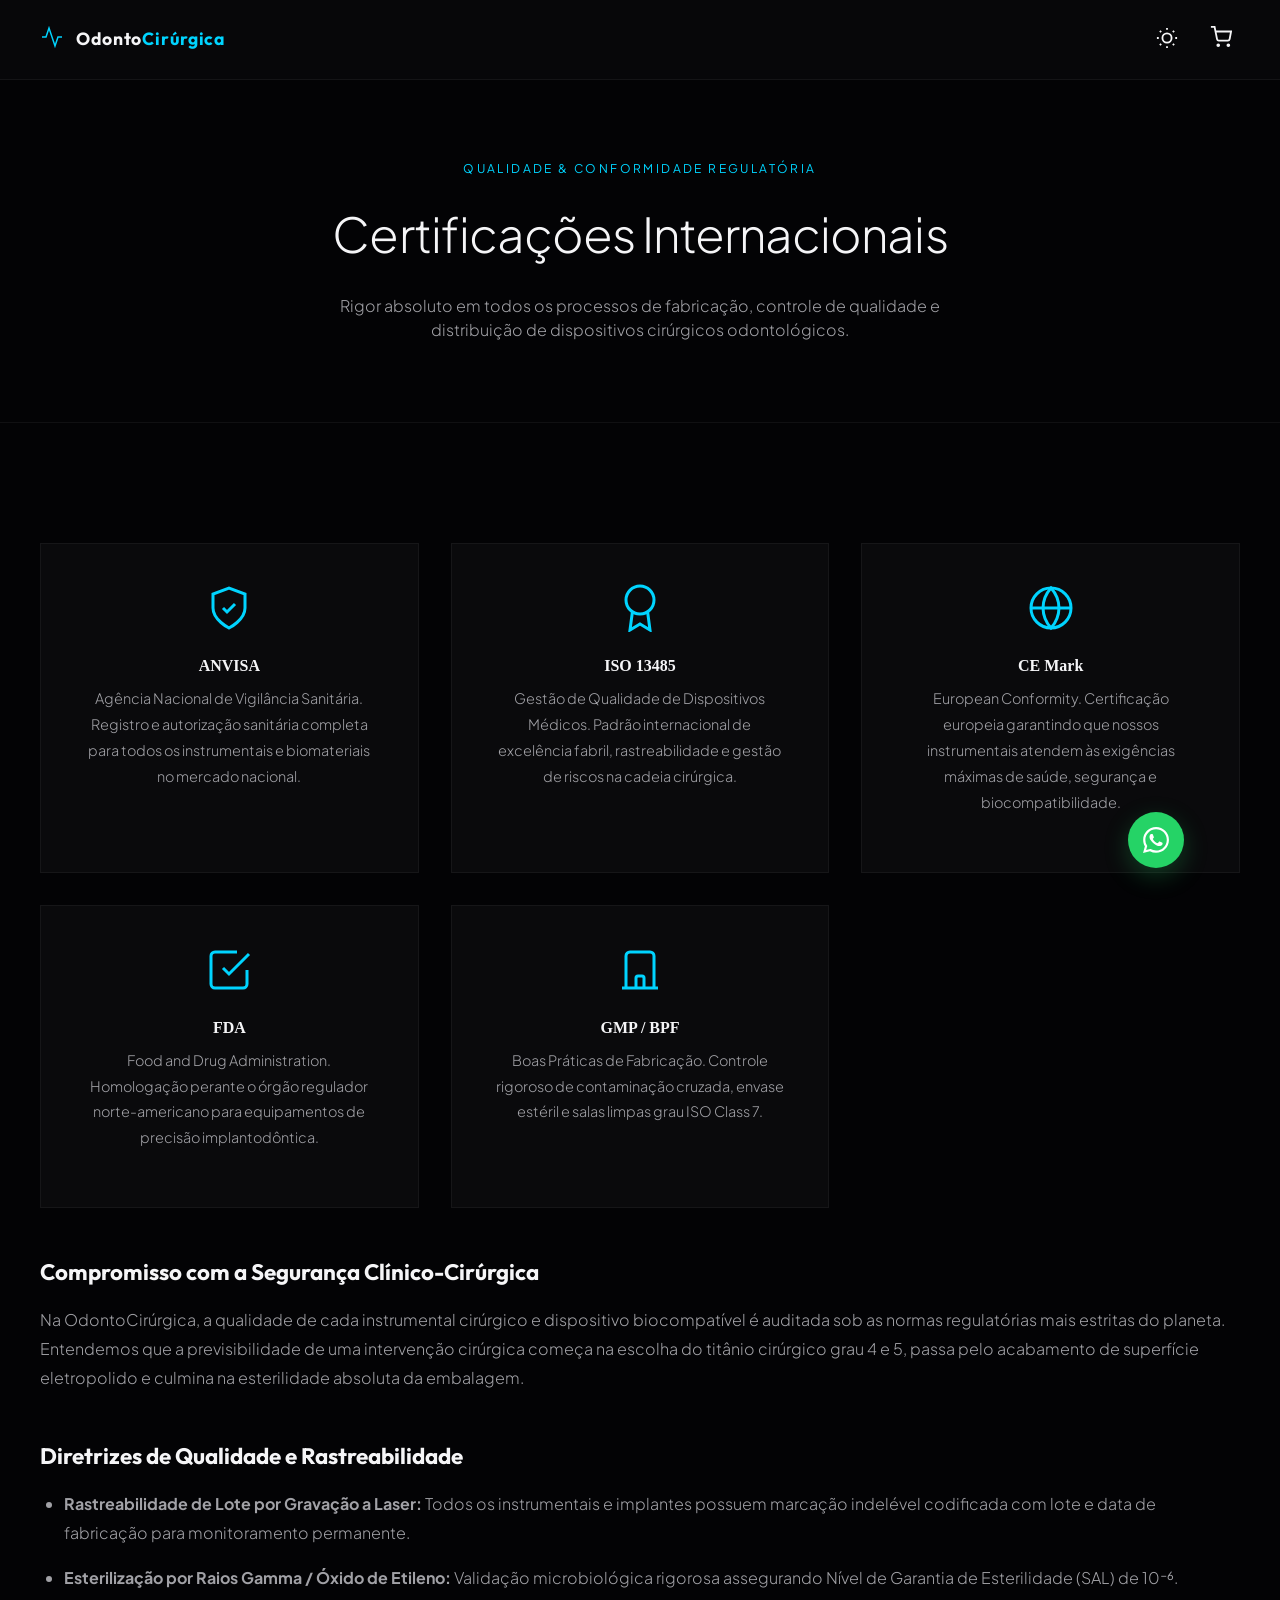
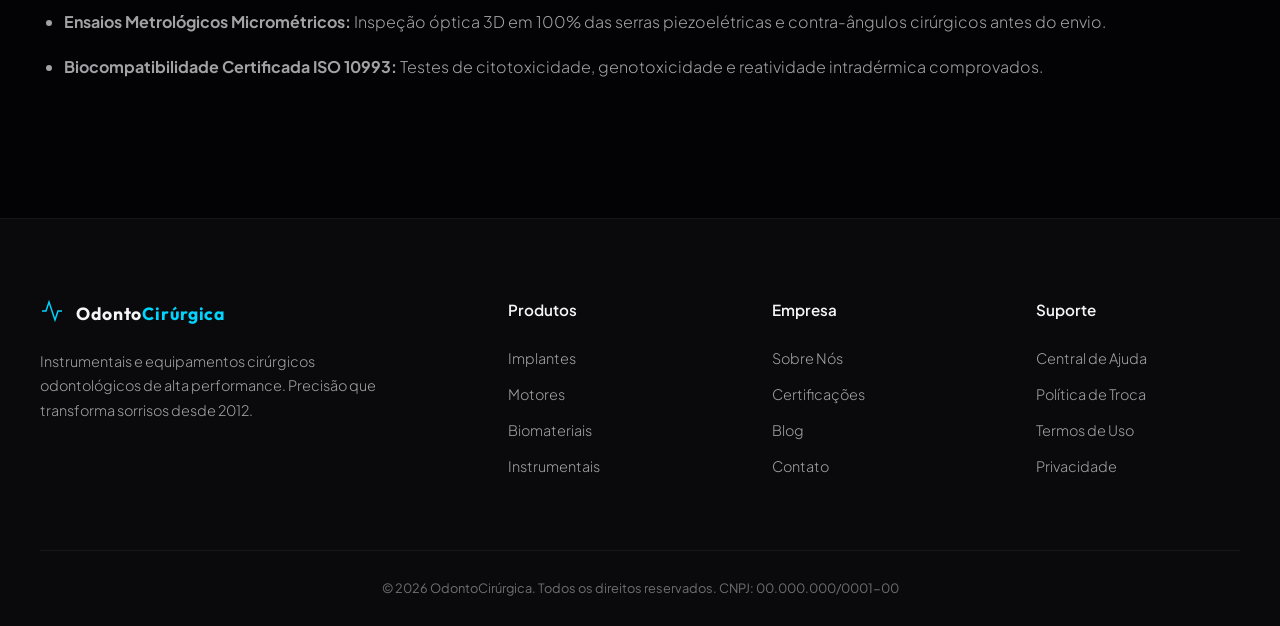
<file: certificacoes.html>
<!DOCTYPE html>
<html lang="pt-BR" data-theme="dark">
<head>
    <meta charset="UTF-8">
    <meta name="viewport" content="width=device-width, initial-scale=1.0">
    <meta name="description" content="Certificações de Qualidade e Segurança da OdontoCirúrgica: ANVISA, ISO 13485, CE Mark, FDA e Boas Práticas de Fabricação (BPF). Instrumentais cirúrgicos odontológicos certificados.">
    <title>Certificações &amp; Qualidade | OdontoCirúrgica</title>
    <link rel="preconnect" href="https://fonts.googleapis.com">
    <link rel="preconnect" href="https://fonts.gstatic.com" crossorigin>
    <link href="https://fonts.googleapis.com/css2?family=Outfit:wght@300;400;600;700;800&family=Plus+Jakarta+Sans:wght@300;400;500;600;700;800&display=swap" rel="stylesheet">
    <link rel="stylesheet" href="styles.css?v=3.0">
    <style>
    .page-hero { padding: 160px 0 80px; text-align: center; border-bottom: 1px solid var(--border-light); }
    .page-hero .overline { margin-bottom: 20px; }
    .page-hero .section-title { margin-bottom: 24px; }
    .page-hero p { max-width: 600px; margin: 0 auto; color: var(--text-secondary); font-weight: 300; }
    .page-content { padding: 80px 0 120px; }
    .page-content h3 { font-family: var(--font-serif); font-size: 1.4rem; margin-bottom: 16px; margin-top: 48px; }
    .page-content p, .page-content li { color: var(--text-secondary); font-weight: 300; line-height: 1.8; margin-bottom: 16px; }
    .page-content ul { padding-left: 24px; list-style: disc; }
    .cert-grid { display: grid; grid-template-columns: repeat(auto-fill, minmax(280px, 1fr)); gap: 32px; margin-top: 40px; }
    .cert-card { background: var(--bg-surface); border: 1px solid var(--border-light); padding: 40px; text-align: center; transition: 0.6s cubic-bezier(0.16,1,0.3,1); }
    .cert-card:hover { border-color: rgba(0,212,255,0.3); transform: translateY(-4px); }
    .cert-card svg { width: 48px; height: 48px; color: var(--brand-cyan); margin-bottom: 16px; }
    .cert-card h4 { font-family: 'Cinzel', serif; margin-bottom: 8px; }
    .cert-card p { font-size: 0.9rem; }
    .blog-grid { display: grid; grid-template-columns: repeat(auto-fill, minmax(340px, 1fr)); gap: 32px; margin-top: 40px; }
    .blog-card { background: var(--bg-surface); border: 1px solid var(--border-light); overflow: hidden; transition: 0.6s cubic-bezier(0.16,1,0.3,1); }
    .blog-card:hover { border-color: rgba(0,212,255,0.3); transform: translateY(-4px); }
    .blog-card-img { width: 100%; height: 200px; background: var(--bg-elevated); display: flex; align-items: center; justify-content: center; }
    .blog-card-img svg { width: 48px; height: 48px; color: var(--text-muted); }
    .blog-card-body { padding: 28px; }
    .blog-card-body .overline { font-size: 0.7rem; margin-bottom: 12px; }
    .blog-card-body h3 { font-family: 'Cinzel', serif; font-size: 1.1rem; margin-bottom: 12px; margin-top: 0; color: var(--text-primary); }
    .blog-card-body p { font-size: 0.9rem; margin-bottom: 16px; }
    .blog-card-body a { color: var(--brand-cyan); font-size: 0.85rem; text-transform: uppercase; letter-spacing: 0.1em; }
    </style>
</head>
<body>

    <nav id="navbar" class="navbar scrolled">
        <div class="nav-container">
            <a href="index.html" class="nav-logo">
                <div class="logo-mark"><svg viewBox="0 0 24 24" fill="none" stroke="currentColor" stroke-width="1.5"><path d="M22 12h-4l-3 9L9 3l-3 9H2"/></svg></div>
                <div class="logo-text"><span class="logo-name">Odonto<span class="logo-accent">Cirúrgica</span></span></div>
            </a>
            <div class="nav-actions">
                <button class="nav-btn theme-btn" id="theme-toggle" aria-label="Alternar Tema"><svg viewBox="0 0 24 24" fill="none" stroke="currentColor" stroke-width="2"><circle cx="12" cy="12" r="5"/><path d="M12 1v2M12 21v2M4.22 4.22l1.42 1.42M18.36 18.36l1.42 1.42M1 12h2M21 12h2M4.22 19.78l1.42-1.42M18.36 5.64l1.42-1.42"/></svg></button>
                <a href="index.html" class="nav-btn" aria-label="Loja"><svg viewBox="0 0 24 24" fill="none" stroke="currentColor" stroke-width="2"><circle cx="9" cy="21" r="1"/><circle cx="20" cy="21" r="1"/><path d="M1 1h4l2.68 13.39a2 2 0 0 0 2 1.61h9.72a2 2 0 0 0 2-1.61L23 6H6"/></svg></a>
            </div>
        </div>
    </nav>

    <header class="page-hero">
        <div class="container">
            <span class="overline">Qualidade &amp; Conformidade Regulatória</span>
            <h1 class="section-title">Certificações Internacionais</h1>
            <p>Rigor absoluto em todos os processos de fabricação, controle de qualidade e distribuição de dispositivos cirúrgicos odontológicos.</p>
        </div>
    </header>

    <main class="page-content">
        <div class="container">
            <div class="cert-grid">
                <div class="cert-card">
                    <svg viewBox="0 0 24 24" fill="none" stroke="currentColor" stroke-width="1.5"><path d="M12 22s8-4 8-10V5l-8-3-8 3v7c0 6 8 10 8 10z"/><path d="M9 12l2 2 4-4"/></svg>
                    <h4>ANVISA</h4>
                    <p>Agência Nacional de Vigilância Sanitária. Registro e autorização sanitária completa para todos os instrumentais e biomateriais no mercado nacional.</p>
                </div>
                <div class="cert-card">
                    <svg viewBox="0 0 24 24" fill="none" stroke="currentColor" stroke-width="1.5"><circle cx="12" cy="8" r="7"/><path d="M8.21 13.89L7 23l5-3 5 3-1.21-9.12"/></svg>
                    <h4>ISO 13485</h4>
                    <p>Gestão de Qualidade de Dispositivos Médicos. Padrão internacional de excelência fabril, rastreabilidade e gestão de riscos na cadeia cirúrgica.</p>
                </div>
                <div class="cert-card">
                    <svg viewBox="0 0 24 24" fill="none" stroke="currentColor" stroke-width="1.5"><path d="M12 2a10 10 0 100 20 10 10 0 000-20z"/><path d="M2 12h20M12 2a15.3 15.3 0 014 10 15.3 15.3 0 01-4 10 15.3 15.3 0 01-4-10 15.3 15.3 0 014-10z"/></svg>
                    <h4>CE Mark</h4>
                    <p>European Conformity. Certificação europeia garantindo que nossos instrumentais atendem às exigências máximas de saúde, segurança e biocompatibilidade.</p>
                </div>
                <div class="cert-card">
                    <svg viewBox="0 0 24 24" fill="none" stroke="currentColor" stroke-width="1.5"><path d="M9 11l3 3L22 4"/><path d="M21 12v7a2 2 0 01-2 2H5a2 2 0 01-2-2V5a2 2 0 012-2h11"/></svg>
                    <h4>FDA</h4>
                    <p>Food and Drug Administration. Homologação perante o órgão regulador norte-americano para equipamentos de precisão implantodôntica.</p>
                </div>
                <div class="cert-card">
                    <svg viewBox="0 0 24 24" fill="none" stroke="currentColor" stroke-width="1.5"><path d="M19 21V5a2 2 0 00-2-2H7a2 2 0 00-2 2v16m14 0h2m-2 0h-5m-9 0H3m2 0h5m0 0v-5a1 1 0 011-1h2a1 1 0 011 1v5m-4 0h4"/></svg>
                    <h4>GMP / BPF</h4>
                    <p>Boas Práticas de Fabricação. Controle rigoroso de contaminação cruzada, envase estéril e salas limpas grau ISO Class 7.</p>
                </div>
            </div>

            <h3>Compromisso com a Segurança Clínico-Cirúrgica</h3>
            <p>Na OdontoCirúrgica, a qualidade de cada instrumental cirúrgico e dispositivo biocompatível é auditada sob as normas regulatórias mais estritas do planeta. Entendemos que a previsibilidade de uma intervenção cirúrgica começa na escolha do titânio cirúrgico grau 4 e 5, passa pelo acabamento de superfície eletropolido e culmina na esterilidade absoluta da embalagem.</p>

            <h3>Diretrizes de Qualidade e Rastreabilidade</h3>
            <ul>
                <li><strong>Rastreabilidade de Lote por Gravação a Laser:</strong> Todos os instrumentais e implantes possuem marcação indelével codificada com lote e data de fabricação para monitoramento permanente.</li>
                <li><strong>Esterilização por Raios Gamma / Óxido de Etileno:</strong> Validação microbiológica rigorosa assegurando Nível de Garantia de Esterilidade (SAL) de 10⁻⁶.</li>
                <li><strong>Ensaios Metrológicos Micrométricos:</strong> Inspeção óptica 3D em 100% das serras piezoelétricas e contra-ângulos cirúrgicos antes do envio.</li>
                <li><strong>Biocompatibilidade Certificada ISO 10993:</strong> Testes de citotoxicidade, genotoxicidade e reatividade intradérmica comprovados.</li>
            </ul>
        </div>
    </main>

    <footer class="footer">
        <div class="container">
            <div class="footer-grid">
                <div class="footer-brand">
                    <div class="nav-logo" style="margin-bottom:20px;"><div class="logo-mark"><svg viewBox="0 0 24 24" fill="none" stroke="currentColor" stroke-width="1.5"><path d="M22 12h-4l-3 9L9 3l-3 9H2"/></svg></div><div class="logo-text"><span class="logo-name">Odonto<span class="logo-accent">Cirúrgica</span></span></div></div>
                    <p class="footer-desc">Instrumentais e equipamentos cirúrgicos odontológicos de alta performance. Precisão que transforma sorrisos desde 2012.</p>
                </div>
                <div class="footer-links"><h4>Produtos</h4><ul><li><a href="index.html#catalogo">Implantes</a></li><li><a href="index.html#catalogo">Motores</a></li><li><a href="index.html#catalogo">Biomateriais</a></li><li><a href="index.html#catalogo">Instrumentais</a></li></ul></div>
                <div class="footer-links"><h4>Empresa</h4><ul><li><a href="sobre.html">Sobre Nós</a></li><li><a href="certificacoes.html">Certificações</a></li><li><a href="blog.html">Blog</a></li><li><a href="contato.html">Contato</a></li></ul></div>
                <div class="footer-links"><h4>Suporte</h4><ul><li><a href="contato.html">Central de Ajuda</a></li><li><a href="politica-de-troca.html">Política de Troca</a></li><li><a href="termos.html">Termos de Uso</a></li><li><a href="privacidade.html">Privacidade</a></li></ul></div>
            </div>
            <div class="footer-bottom"><p>&copy; 2026 OdontoCirúrgica. Todos os direitos reservados. CNPJ: 00.000.000/0001-00</p></div>
        </div>
    </footer>
    <a href="https://wa.me/5514996300736?text=Ol%C3%A1!" target="_blank" rel="noopener noreferrer" class="fab-whatsapp" aria-label="WhatsApp"><svg viewBox="0 0 24 24" fill="currentColor"><path d="M17.472 14.382c-.297-.149-1.758-.867-2.03-.967-.273-.099-.471-.148-.67.15-.197.297-.767.966-.94 1.164-.173.199-.347.223-.644.075-.297-.15-1.255-.463-2.39-1.475-.883-.788-1.48-1.761-1.653-2.059-.173-.297-.018-.458.13-.606.134-.133.298-.347.446-.52.149-.174.198-.298.298-.497.099-.198.05-.371-.025-.52-.075-.149-.669-1.612-.916-2.207-.242-.579-.487-.5-.669-.51a12.8 12.8 0 0 0-.57-.01c-.198 0-.52.074-.792.372-.272.297-1.04 1.016-1.04 2.479 0 1.462 1.065 2.875 1.213 3.074.149.198 2.096 3.2 5.077 4.487.709.306 1.262.489 1.694.625.712.227 1.36.195 1.871.118.571-.085 1.758-.719 2.006-1.413.248-.694.248-1.289.173-1.413-.074-.124-.272-.198-.57-.347m-5.421 7.403h-.004a9.87 9.87 0 0 1-5.031-1.378l-.361-.214-3.741.982.998-3.648-.235-.374a9.86 9.86 0 0 1-1.51-5.26c.001-5.45 4.436-9.884 9.888-9.884 2.64 0 5.122 1.03 6.988 2.898a9.825 9.825 0 0 1 2.893 6.994c-.003 5.45-4.437 9.884-9.885 9.884m8.413-18.297A11.815 11.815 0 0 0 12.05 0C5.495 0 .16 5.335.157 11.892c0 2.096.547 4.142 1.588 5.945L.057 24l6.305-1.654a11.882 11.882 0 0 0 5.683 1.448h.005c6.554 0 11.89-5.335 11.893-11.893a11.821 11.821 0 0 0-3.48-8.413z"/></svg></a>
    <script>
    const $ = s => document.querySelector(s);
    $('#theme-toggle')?.addEventListener('click', () => {
        const d = document.documentElement;
        const t = d.getAttribute('data-theme') === 'dark' ? 'light' : 'dark';
        d.setAttribute('data-theme', t); localStorage.setItem('theme', t);
    });
    const saved = localStorage.getItem('theme');
    if (saved) document.documentElement.setAttribute('data-theme', saved);
    </script>
</body>
</html>
</file>
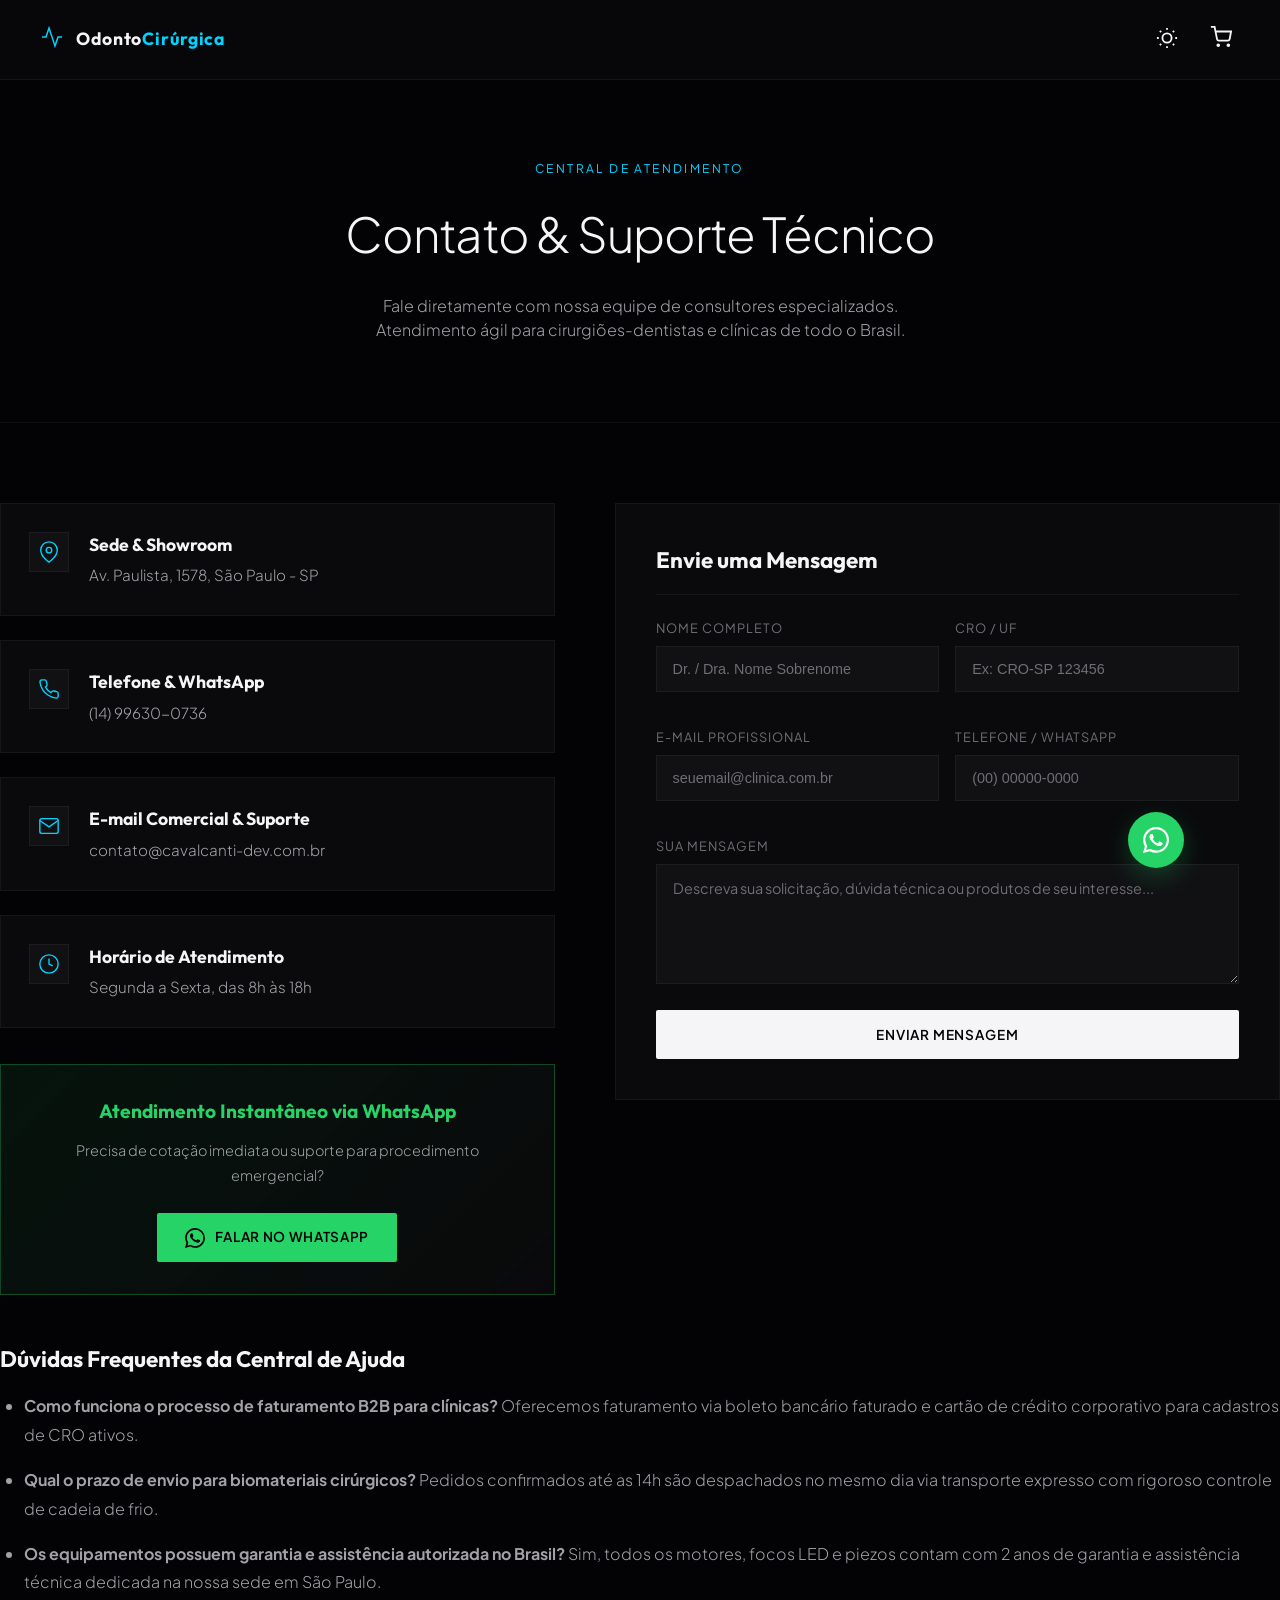
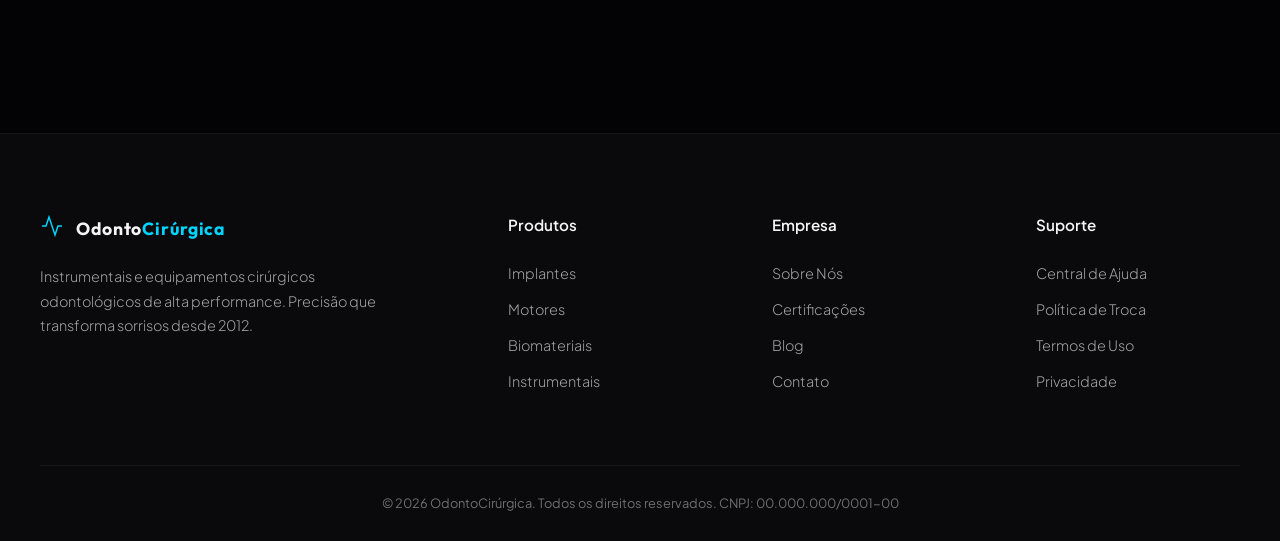
<file: contato.html>
<!DOCTYPE html>
<html lang="pt-BR" data-theme="dark">
<head>
    <meta charset="UTF-8">
    <meta name="viewport" content="width=device-width, initial-scale=1.0">
    <meta name="description" content="Central de Atendimento OdontoCirúrgica. Fale com nossos consultores técnicos, solicite orçamentos B2B ou tire suas dúvidas sobre produtos odontológicos cirúrgicos.">
    <title>Contato & Central de Ajuda | OdontoCirúrgica</title>
    <link rel="preconnect" href="https://fonts.googleapis.com">
    <link rel="preconnect" href="https://fonts.gstatic.com" crossorigin>
    <link href="https://fonts.googleapis.com/css2?family=Outfit:wght@300;400;600;700;800&family=Plus+Jakarta+Sans:wght@300;400;500;600;700;800&display=swap" rel="stylesheet">
    <link rel="stylesheet" href="styles.css?v=3.0">
    <style>
    .page-hero { padding: 160px 0 80px; text-align: center; border-bottom: 1px solid var(--border-light); }
    .page-hero .overline { margin-bottom: 20px; }
    .page-hero .section-title { margin-bottom: 24px; }
    .page-hero p { max-width: 600px; margin: 0 auto; color: var(--text-secondary); font-weight: 300; }
    .page-content { padding: 80px 0 120px; }
    .page-content h3 { font-family: var(--font-serif); font-size: 1.4rem; margin-bottom: 16px; margin-top: 48px; }
    .page-content p, .page-content li { color: var(--text-secondary); font-weight: 300; line-height: 1.8; margin-bottom: 16px; }
    .page-content ul { padding-left: 24px; list-style: disc; }

    /* Custom Contact Layout */
    .contact-grid { display: grid; grid-template-columns: 1fr 1.2fr; gap: 60px; align-items: start; }
    
    .contact-cards { display: flex; flex-direction: column; gap: 24px; }
    .contact-card { background: var(--bg-surface); border: 1px solid var(--border-light); padding: 28px; display: flex; gap: 20px; align-items: flex-start; transition: var(--transition-smooth); }
    .contact-card:hover { border-color: var(--brand-cyan); transform: translateX(4px); }
    .contact-icon { width: 40px; height: 40px; color: var(--brand-cyan); flex-shrink: 0; background: var(--bg-elevated); padding: 8px; border: 1px solid var(--border-light); }
    .contact-info h4 { font-family: var(--font-serif); font-size: 1.1rem; margin-bottom: 6px; color: var(--text-primary); }
    .contact-info p { color: var(--text-secondary); font-size: 0.95rem; margin-bottom: 0; line-height: 1.5; }

    .whatsapp-direct-box { background: linear-gradient(135deg, rgba(37, 211, 102, 0.08) 0%, rgba(10, 10, 12, 0.9) 100%); border: 1px solid rgba(37, 211, 102, 0.3); padding: 32px; text-align: center; margin-top: 12px; }
    .whatsapp-direct-box h4 { font-family: var(--font-serif); font-size: 1.2rem; color: #25D366; margin-bottom: 12px; }
    .whatsapp-direct-box p { font-size: 0.9rem; color: var(--text-secondary); margin-bottom: 24px; }
    .btn-whatsapp { display: inline-flex; align-items: center; justify-content: center; gap: 10px; background: #25D366; color: #000; font-weight: 600; padding: 14px 28px; transition: var(--transition-smooth); border-radius: 2px; text-transform: uppercase; font-size: 0.85rem; letter-spacing: 0.05em; }
    .btn-whatsapp:hover { background: #20bd5a; transform: translateY(-2px); box-shadow: 0 8px 24px rgba(37, 211, 102, 0.3); }
    .btn-whatsapp svg { width: 20px; height: 20px; }

    .form-box { background: var(--bg-surface); border: 1px solid var(--border-light); padding: 40px; position: relative; }
    .form-box h3 { margin-top: 0; margin-bottom: 24px; border-bottom: 1px solid var(--border-light); padding-bottom: 16px; }
    .form-group-row { display: grid; grid-template-columns: 1fr 1fr; gap: 16px; margin-bottom: 16px; }
    .form-field-wrap { margin-bottom: 20px; }
    .form-field-wrap label { display: block; font-size: 0.8rem; letter-spacing: 0.08em; text-transform: uppercase; color: var(--text-muted); margin-bottom: 8px; }
    textarea.input-field { resize: vertical; min-height: 120px; font-family: inherit; }

    .contact-success-msg { display: none; background: rgba(0, 212, 255, 0.1); border: 1px solid var(--brand-cyan); color: var(--text-primary); padding: 20px; margin-top: 20px; text-align: center; }

    @media (max-width: 1024px) {
        .contact-grid { grid-template-columns: 1fr; gap: 48px; }
    }
    @media (max-width: 600px) {
        .form-group-row { grid-template-columns: 1fr; gap: 0; }
        .form-box { padding: 24px; }
    }
    </style>
</head>
<body>

    <!-- NAVBAR -->
    <nav id="navbar" class="navbar scrolled">
        <div class="nav-container">
            <a href="index.html" class="nav-logo">
                <div class="logo-mark"><svg viewBox="0 0 24 24" fill="none" stroke="currentColor" stroke-width="1.5"><path d="M22 12h-4l-3 9L9 3l-3 9H2"/></svg></div>
                <div class="logo-text"><span class="logo-name">Odonto<span class="logo-accent">Cirúrgica</span></span></div>
            </a>
            <div class="nav-actions">
                <button class="nav-btn theme-btn" id="theme-toggle" aria-label="Alternar Tema"><svg viewBox="0 0 24 24" fill="none" stroke="currentColor" stroke-width="2"><circle cx="12" cy="12" r="5"/><path d="M12 1v2M12 21v2M4.22 4.22l1.42 1.42M18.36 18.36l1.42 1.42M1 12h2M21 12h2M4.22 19.78l1.42-1.42M18.36 5.64l1.42-1.42"/></svg></button>
                <a href="index.html" class="nav-btn" aria-label="Loja"><svg viewBox="0 0 24 24" fill="none" stroke="currentColor" stroke-width="2"><circle cx="9" cy="21" r="1"/><circle cx="20" cy="21" r="1"/><path d="M1 1h4l2.68 13.39a2 2 0 0 0 2 1.61h9.72a2 2 0 0 0 2-1.61L23 6H6"/></svg></a>
            </div>
        </div>
    </nav>

    <!-- PAGE HERO -->
    <section class="page-hero">
        <div class="container">
            <span class="overline">Central de Atendimento</span>
            <h1 class="section-title">Contato & Suporte Técnico</h1>
            <p>Fale diretamente com nossa equipe de consultores especializados. Atendimento ágil para cirurgiões-dentistas e clínicas de todo o Brasil.</p>
        </div>
    </section>

    <!-- PAGE CONTENT -->
    <main class="page-content container">
        <div class="contact-grid">
            <!-- LEFT: INFO CARDS -->
            <div class="contact-cards">
                <div class="contact-card">
                    <svg class="contact-icon" viewBox="0 0 24 24" fill="none" stroke="currentColor" stroke-width="1.5">
                        <path d="M21 10c0 7-9 13-9 13s-9-6-9-13a9 9 0 0 1 18 0z"/>
                        <circle cx="12" cy="10" r="3"/>
                    </svg>
                    <div class="contact-info">
                        <h4>Sede & Showroom</h4>
                        <p>Av. Paulista, 1578, São Paulo - SP</p>
                    </div>
                </div>

                <div class="contact-card">
                    <svg class="contact-icon" viewBox="0 0 24 24" fill="none" stroke="currentColor" stroke-width="1.5">
                        <path d="M22 16.92v3a2 2 0 0 1-2.18 2 19.79 19.79 0 0 1-8.63-3.07 19.5 19.5 0 0 1-6-6 19.79 19.79 0 0 1-3.07-8.67A2 2 0 0 1 4.11 2h3a2 2 0 0 1 2 1.72 12.84 12.84 0 0 0 .7 2.81 2 2 0 0 1-.45 2.11L8.09 9.91a16 16 0 0 0 6 6l1.27-1.27a2 2 0 0 1 2.11-.45 12.84 12.84 0 0 0 2.81.7A2 2 0 0 1 22 16.92z"/>
                    </svg>
                    <div class="contact-info">
                        <h4>Telefone & WhatsApp</h4>
                        <p>(14) 99630-0736</p>
                    </div>
                </div>

                <div class="contact-card">
                    <svg class="contact-icon" viewBox="0 0 24 24" fill="none" stroke="currentColor" stroke-width="1.5">
                        <path d="M4 4h16c1.1 0 2 .9 2 2v12c0 1.1-.9 2-2 2H4c-1.1 0-2-.9-2-2V6c0-1.1.9-2 2-2z"/>
                        <polyline points="22,6 12,13 2,6"/>
                    </svg>
                    <div class="contact-info">
                        <h4>E-mail Comercial & Suporte</h4>
                        <p>contato@cavalcanti-dev.com.br</p>
                    </div>
                </div>

                <div class="contact-card">
                    <svg class="contact-icon" viewBox="0 0 24 24" fill="none" stroke="currentColor" stroke-width="1.5">
                        <circle cx="12" cy="12" r="10"/>
                        <polyline points="12 6 12 12 16 14"/>
                    </svg>
                    <div class="contact-info">
                        <h4>Horário de Atendimento</h4>
                        <p>Segunda a Sexta, das 8h às 18h</p>
                    </div>
                </div>

                <!-- WHATSAPP CTA -->
                <div class="whatsapp-direct-box">
                    <h4>Atendimento Instantâneo via WhatsApp</h4>
                    <p>Precisa de cotação imediata ou suporte para procedimento emergencial?</p>
                    <a href="https://wa.me/5514996300736?text=Ol%C3%A1!%20Gostaria%20de%20atendimento%20especializado%20da%20OdontoCir%C3%BArgica." target="_blank" rel="noopener noreferrer" class="btn-whatsapp">
                        <svg viewBox="0 0 24 24" fill="currentColor"><path d="M17.472 14.382c-.297-.149-1.758-.867-2.03-.967-.273-.099-.471-.148-.67.15-.197.297-.767.966-.94 1.164-.173.199-.347.223-.644.075-.297-.15-1.255-.463-2.39-1.475-.883-.788-1.48-1.761-1.653-2.059-.173-.297-.018-.458.13-.606.134-.133.298-.347.446-.52.149-.174.198-.298.298-.497.099-.198.05-.371-.025-.52-.075-.149-.669-1.612-.916-2.207-.242-.579-.487-.5-.669-.51a12.8 12.8 0 0 0-.57-.01c-.198 0-.52.074-.792.372-.272.297-1.04 1.016-1.04 2.479 0 1.462 1.065 2.875 1.213 3.074.149.198 2.096 3.2 5.077 4.487.709.306 1.262.489 1.694.625.712.227 1.36.195 1.871.118.571-.085 1.758-.719 2.006-1.413.248-.694.248-1.289.173-1.413-.074-.124-.272-.198-.57-.347m-5.421 7.403h-.004a9.87 9.87 0 0 1-5.031-1.378l-.361-.214-3.741.982.998-3.648-.235-.374a9.86 9.86 0 0 1-1.51-5.26c.001-5.45 4.436-9.884 9.888-9.884 2.64 0 5.122 1.03 6.988 2.898a9.825 9.825 0 0 1 2.893 6.994c-.003 5.45-4.437 9.884-9.885 9.884m8.413-18.297A11.815 11.815 0 0 0 12.05 0C5.495 0 .16 5.335.157 11.892c0 2.096.547 4.142 1.588 5.945L.057 24l6.305-1.654a11.882 11.882 0 0 0 5.683 1.448h.005c6.554 0 11.89-5.335 11.893-11.893a11.821 11.821 0 0 0-3.48-8.413z"/></svg>
                        Falar no WhatsApp
                    </a>
                </div>
            </div>

            <!-- RIGHT: FORM -->
            <div class="form-box">
                <h3>Envie uma Mensagem</h3>
                <form id="contact-form">
                    <div class="form-group-row">
                        <div class="form-field-wrap">
                            <label for="contact-name">Nome Completo</label>
                            <input type="text" id="contact-name" class="input-field" placeholder="Dr. / Dra. Nome Sobrenome" required>
                        </div>
                        <div class="form-field-wrap">
                            <label for="contact-cro">CRO / UF</label>
                            <input type="text" id="contact-cro" class="input-field" placeholder="Ex: CRO-SP 123456" required>
                        </div>
                    </div>

                    <div class="form-group-row">
                        <div class="form-field-wrap">
                            <label for="contact-email">E-mail Profissional</label>
                            <input type="email" id="contact-email" class="input-field" placeholder="seuemail@clinica.com.br" required>
                        </div>
                        <div class="form-field-wrap">
                            <label for="contact-phone">Telefone / WhatsApp</label>
                            <input type="tel" id="contact-phone" class="input-field" placeholder="(00) 00000-0000" required>
                        </div>
                    </div>

                    <div class="form-field-wrap">
                        <label for="contact-message">Sua Mensagem</label>
                        <textarea id="contact-message" class="input-field" placeholder="Descreva sua solicitação, dúvida técnica ou produtos de seu interesse..." required></textarea>
                    </div>

                    <button type="submit" class="btn btn-primary btn-full" style="padding: 16px;">Enviar Mensagem</button>

                    <div id="contact-success" class="contact-success-msg">
                        <strong>Mensagem enviada com sucesso!</strong><br>
                        Nossa equipe médica/comercial entrará em contato em até 2 horas úteis.
                    </div>
                </form>
            </div>
        </div>

        <!-- FAQ SECTION -->
        <h3>Dúvidas Frequentes da Central de Ajuda</h3>
        <ul>
            <li><strong>Como funciona o processo de faturamento B2B para clínicas?</strong> Oferecemos faturamento via boleto bancário faturado e cartão de crédito corporativo para cadastros de CRO ativos.</li>
            <li><strong>Qual o prazo de envio para biomateriais cirúrgicos?</strong> Pedidos confirmados até as 14h são despachados no mesmo dia via transporte expresso com rigoroso controle de cadeia de frio.</li>
            <li><strong>Os equipamentos possuem garantia e assistência autorizada no Brasil?</strong> Sim, todos os motores, focos LED e piezos contam com 2 anos de garantia e assistência técnica dedicada na nossa sede em São Paulo.</li>
        </ul>
    </main>

    <!-- FOOTER -->
    <footer class="footer">
        <div class="container">
            <div class="footer-grid">
                <div class="footer-brand">
                    <div class="nav-logo" style="margin-bottom:20px;"><div class="logo-mark"><svg viewBox="0 0 24 24" fill="none" stroke="currentColor" stroke-width="1.5"><path d="M22 12h-4l-3 9L9 3l-3 9H2"/></svg></div><div class="logo-text"><span class="logo-name">Odonto<span class="logo-accent">Cirúrgica</span></span></div></div>
                    <p class="footer-desc">Instrumentais e equipamentos cirúrgicos odontológicos de alta performance. Precisão que transforma sorrisos desde 2012.</p>
                </div>
                <div class="footer-links"><h4>Produtos</h4><ul><li><a href="index.html#catalogo">Implantes</a></li><li><a href="index.html#catalogo">Motores</a></li><li><a href="index.html#catalogo">Biomateriais</a></li><li><a href="index.html#catalogo">Instrumentais</a></li></ul></div>
                <div class="footer-links"><h4>Empresa</h4><ul><li><a href="sobre.html">Sobre Nós</a></li><li><a href="certificacoes.html">Certificações</a></li><li><a href="blog.html">Blog</a></li><li><a href="contato.html">Contato</a></li></ul></div>
                <div class="footer-links"><h4>Suporte</h4><ul><li><a href="contato.html">Central de Ajuda</a></li><li><a href="politica-de-troca.html">Política de Troca</a></li><li><a href="termos.html">Termos de Uso</a></li><li><a href="privacidade.html">Privacidade</a></li></ul></div>
            </div>
            <div class="footer-bottom"><p>&copy; 2026 OdontoCirúrgica. Todos os direitos reservados. CNPJ: 00.000.000/0001-00</p></div>
        </div>
    </footer>

    <!-- FAB WHATSAPP & BACK TO TOP -->
    <a href="https://wa.me/5514996300736?text=Ol%C3%A1!" target="_blank" rel="noopener noreferrer" class="fab-whatsapp" aria-label="WhatsApp"><svg viewBox="0 0 24 24" fill="currentColor"><path d="M17.472 14.382c-.297-.149-1.758-.867-2.03-.967-.273-.099-.471-.148-.67.15-.197.297-.767.966-.94 1.164-.173.199-.347.223-.644.075-.297-.15-1.255-.463-2.39-1.475-.883-.788-1.48-1.761-1.653-2.059-.173-.297-.018-.458.13-.606.134-.133.298-.347.446-.52.149-.174.198-.298.298-.497.099-.198.05-.371-.025-.52-.075-.149-.669-1.612-.916-2.207-.242-.579-.487-.5-.669-.51a12.8 12.8 0 0 0-.57-.01c-.198 0-.52.074-.792.372-.272.297-1.04 1.016-1.04 2.479 0 1.462 1.065 2.875 1.213 3.074.149.198 2.096 3.2 5.077 4.487.709.306 1.262.489 1.694.625.712.227 1.36.195 1.871.118.571-.085 1.758-.719 2.006-1.413.248-.694.248-1.289.173-1.413-.074-.124-.272-.198-.57-.347m-5.421 7.403h-.004a9.87 9.87 0 0 1-5.031-1.378l-.361-.214-3.741.982.998-3.648-.235-.374a9.86 9.86 0 0 1-1.51-5.26c.001-5.45 4.436-9.884 9.888-9.884 2.64 0 5.122 1.03 6.988 2.898a9.825 9.825 0 0 1 2.893 6.994c-.003 5.45-4.437 9.884-9.885 9.884m8.413-18.297A11.815 11.815 0 0 0 12.05 0C5.495 0 .16 5.335.157 11.892c0 2.096.547 4.142 1.588 5.945L.057 24l6.305-1.654a11.882 11.882 0 0 0 5.683 1.448h.005c6.554 0 11.89-5.335 11.893-11.893a11.821 11.821 0 0 0-3.48-8.413z"/></svg></a>

    <button id="back-to-top" class="back-to-top" aria-label="Voltar ao topo">
        <svg viewBox="0 0 24 24" fill="none" stroke="currentColor" stroke-width="2"><polyline points="18 15 12 9 6 15"/></svg>
    </button>

    <script>
    const $ = s => document.querySelector(s);
    $('#theme-toggle')?.addEventListener('click', () => {
        const d = document.documentElement;
        const t = d.getAttribute('data-theme') === 'dark' ? 'light' : 'dark';
        d.setAttribute('data-theme', t); localStorage.setItem('theme', t);
    });
    const saved = localStorage.getItem('theme');
    if (saved) document.documentElement.setAttribute('data-theme', saved);

    // Back to top button logic
    const b2t = $('#back-to-top');
    if (b2t) {
        window.addEventListener('scroll', () => {
            if (window.scrollY > 300) b2t.classList.add('visible');
            else b2t.classList.remove('visible');
        });
        b2t.addEventListener('click', () => {
            window.scrollTo({ top: 0, behavior: 'smooth' });
        });
    }

    // Contact Form handling with mailto dispatch
    const form = $('#contact-form');
    const successMsg = $('#contact-success');
    form?.addEventListener('submit', (e) => {
        e.preventDefault();
        const name = $('#contact-name')?.value || '';
        const cro = $('#contact-cro')?.value || '';
        const email = $('#contact-email')?.value || '';
        const phone = $('#contact-phone')?.value || '';
        const msg = $('#contact-message')?.value || '';
        
        // Open default mail client with formatted email to contato@cavalcanti-dev.com.br
        const mailtoUri = `mailto:contato@cavalcanti-dev.com.br?subject=${encodeURIComponent('Nova Mensagem de Contato - OdontoCirúrgica (' + name + ')')}&body=${encodeURIComponent('Nome: ' + name + '\nCRO: ' + cro + '\nE-mail: ' + email + '\nTelefone: ' + phone + '\n\nMensagem:\n' + msg)}`;
        
        window.location.href = mailtoUri;

        if (successMsg) {
            successMsg.innerHTML = `<strong>Mensagem enviada com sucesso para contato@cavalcanti-dev.com.br!</strong><br>O seu aplicativo de e-mail foi aberto para confirmação da mensagem. Nossos especialistas responderão em breve.`;
            successMsg.style.display = 'block';
        }
        form.reset();
    });
    </script>
</body>
</html>
</file>
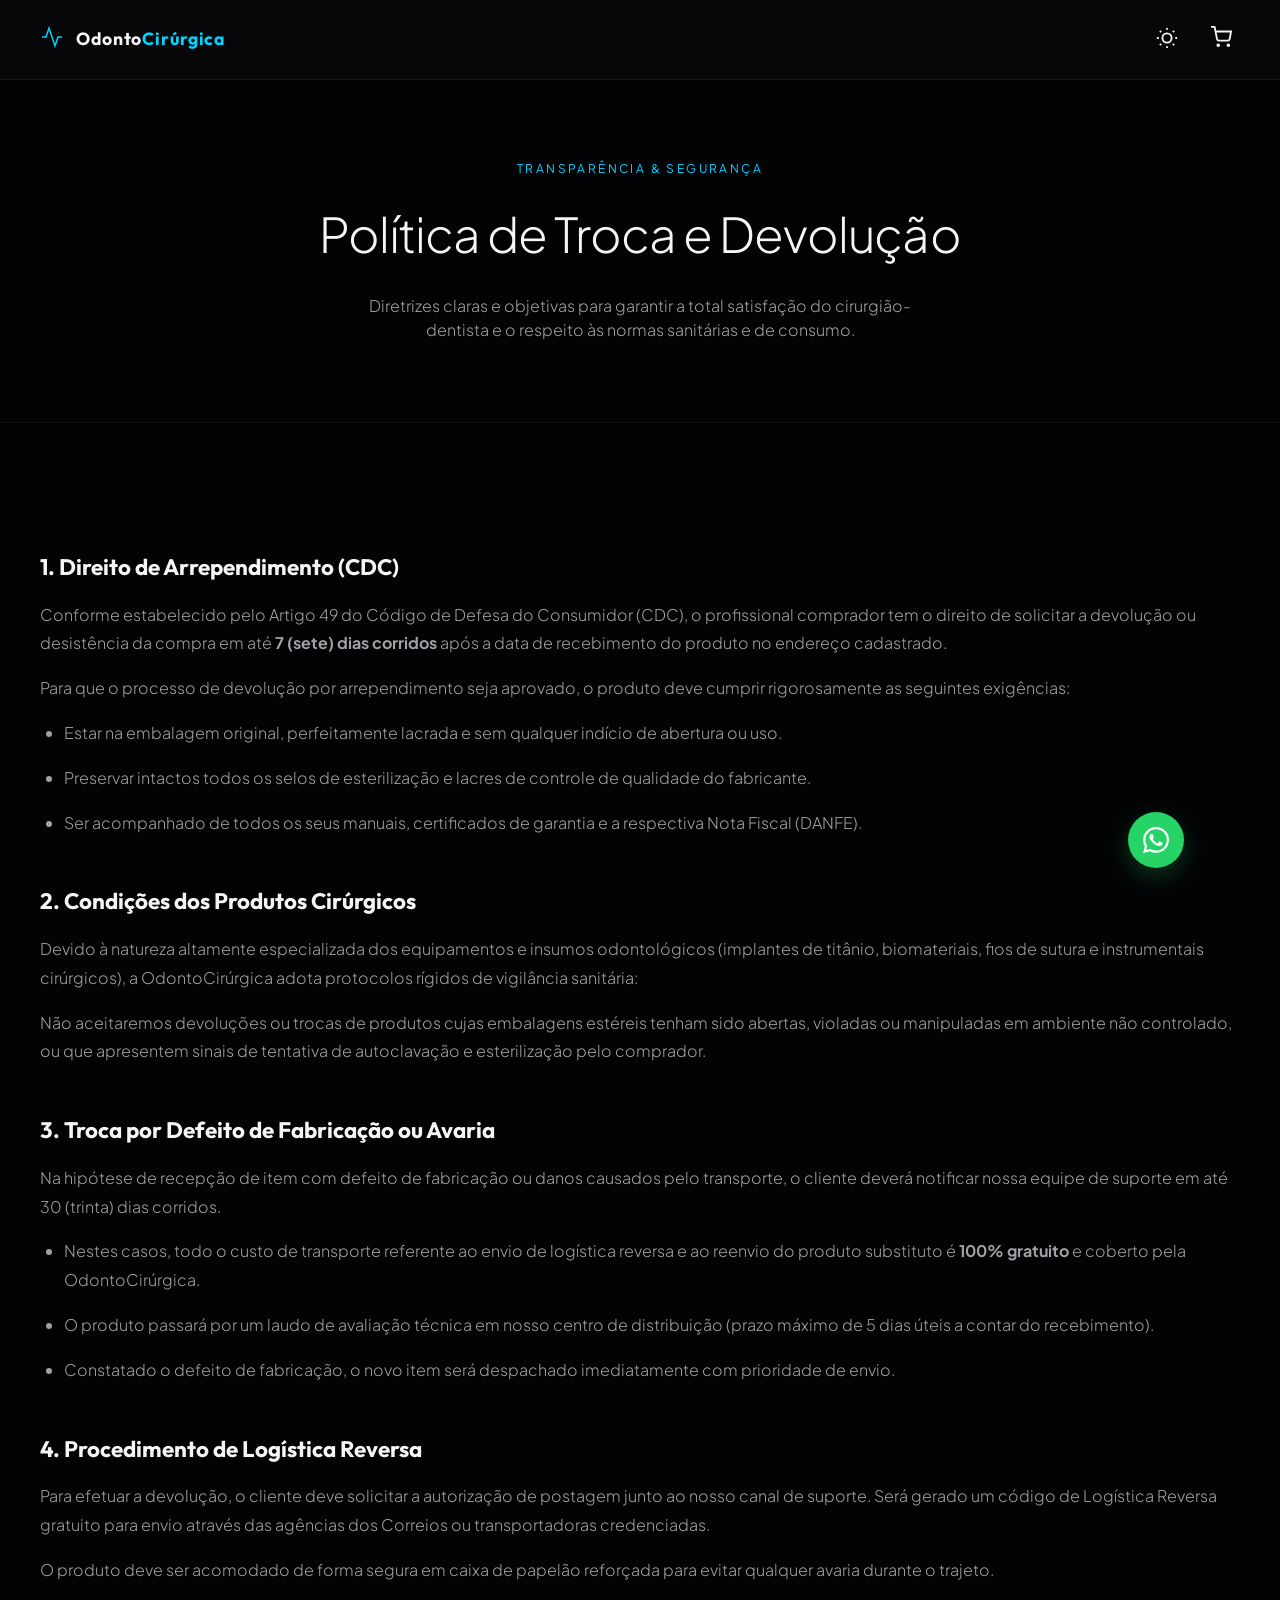
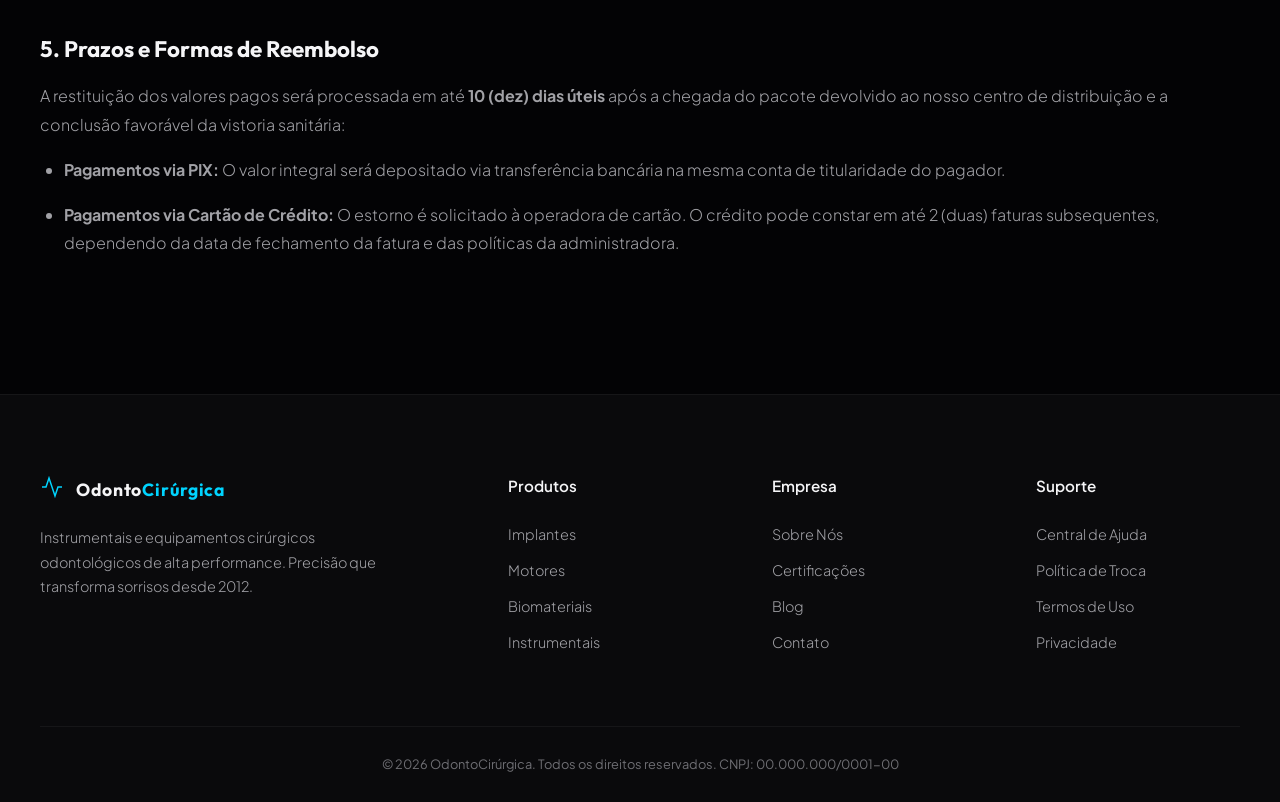
<file: politica-de-troca.html>
<!DOCTYPE html>
<html lang="pt-BR" data-theme="dark">
<head>
    <meta charset="UTF-8">
    <meta name="viewport" content="width=device-width, initial-scale=1.0">
    <meta name="description" content="Política de Troca e Devolução da OdontoCirúrgica. Prazos de 7 dias (CDC), regras para produtos lacrados, troca por defeito com frete grátis e reembolso em 10 dias.">
    <title>Política de Troca e Devolução | OdontoCirúrgica</title>
    <link rel="preconnect" href="https://fonts.googleapis.com">
    <link rel="preconnect" href="https://fonts.gstatic.com" crossorigin>
    <link href="https://fonts.googleapis.com/css2?family=Outfit:wght@300;400;600;700;800&family=Plus+Jakarta+Sans:wght@300;400;500;600;700;800&display=swap" rel="stylesheet">
    <link rel="stylesheet" href="styles.css?v=3.0">
    <style>
    .page-hero { padding: 160px 0 80px; text-align: center; border-bottom: 1px solid var(--border-light); }
    .page-hero .overline { margin-bottom: 20px; }
    .page-hero .section-title { margin-bottom: 24px; }
    .page-hero p { max-width: 600px; margin: 0 auto; color: var(--text-secondary); font-weight: 300; }
    .page-content { padding: 80px 0 120px; }
    .page-content h3 { font-family: var(--font-serif); font-size: 1.4rem; margin-bottom: 16px; margin-top: 48px; }
    .page-content p, .page-content li { color: var(--text-secondary); font-weight: 300; line-height: 1.8; margin-bottom: 16px; }
    .page-content ul { padding-left: 24px; list-style: disc; }
    </style>
</head>
<body>

    <!-- Navbar -->
    <nav id="navbar" class="navbar scrolled">
        <div class="nav-container">
            <a href="index.html" class="nav-logo">
                <div class="logo-mark"><svg viewBox="0 0 24 24" fill="none" stroke="currentColor" stroke-width="1.5"><path d="M22 12h-4l-3 9L9 3l-3 9H2"/></svg></div>
                <div class="logo-text"><span class="logo-name">Odonto<span class="logo-accent">Cirúrgica</span></span></div>
            </a>
            <div class="nav-actions">
                <button class="nav-btn theme-btn" id="theme-toggle" aria-label="Alternar Tema"><svg viewBox="0 0 24 24" fill="none" stroke="currentColor" stroke-width="2"><circle cx="12" cy="12" r="5"/><path d="M12 1v2M12 21v2M4.22 4.22l1.42 1.42M18.36 18.36l1.42 1.42M1 12h2M21 12h2M4.22 19.78l1.42-1.42M18.36 5.64l1.42-1.42"/></svg></button>
                <a href="index.html" class="nav-btn" aria-label="Loja"><svg viewBox="0 0 24 24" fill="none" stroke="currentColor" stroke-width="2"><circle cx="9" cy="21" r="1"/><circle cx="20" cy="21" r="1"/><path d="M1 1h4l2.68 13.39a2 2 0 0 0 2 1.61h9.72a2 2 0 0 0 2-1.61L23 6H6"/></svg></a>
            </div>
        </div>
    </nav>

    <!-- Page Hero -->
    <header class="page-hero">
        <div class="container">
            <div class="overline">Transparência &amp; Segurança</div>
            <h1 class="section-title">Política de Troca e Devolução</h1>
            <p>Diretrizes claras e objetivas para garantir a total satisfação do cirurgião-dentista e o respeito às normas sanitárias e de consumo.</p>
        </div>
    </header>

    <!-- Page Content -->
    <main class="page-content">
        <div class="container">
            <h3>1. Direito de Arrependimento (CDC)</h3>
            <p>Conforme estabelecido pelo Artigo 49 do Código de Defesa do Consumidor (CDC), o profissional comprador tem o direito de solicitar a devolução ou desistência da compra em até <strong>7 (sete) dias corridos</strong> após a data de recebimento do produto no endereço cadastrado.</p>
            <p>Para que o processo de devolução por arrependimento seja aprovado, o produto deve cumprir rigorosamente as seguintes exigências:</p>
            <ul>
                <li>Estar na embalagem original, perfeitamente lacrada e sem qualquer indício de abertura ou uso.</li>
                <li>Preservar intactos todos os selos de esterilização e lacres de controle de qualidade do fabricante.</li>
                <li>Ser acompanhado de todos os seus manuais, certificados de garantia e a respectiva Nota Fiscal (DANFE).</li>
            </ul>

            <h3>2. Condições dos Produtos Cirúrgicos</h3>
            <p>Devido à natureza altamente especializada dos equipamentos e insumos odontológicos (implantes de titânio, biomateriais, fios de sutura e instrumentais cirúrgicos), a OdontoCirúrgica adota protocolos rígidos de vigilância sanitária:</p>
            <p>Não aceitaremos devoluções ou trocas de produtos cujas embalagens estéreis tenham sido abertas, violadas ou manipuladas em ambiente não controlado, ou que apresentem sinais de tentativa de autoclavação e esterilização pelo comprador.</p>

            <h3>3. Troca por Defeito de Fabricação ou Avaria</h3>
            <p>Na hipótese de recepção de item com defeito de fabricação ou danos causados pelo transporte, o cliente deverá notificar nossa equipe de suporte em até 30 (trinta) dias corridos.</p>
            <ul>
                <li>Nestes casos, todo o custo de transporte referente ao envio de logística reversa e ao reenvio do produto substituto é <strong>100% gratuito</strong> e coberto pela OdontoCirúrgica.</li>
                <li>O produto passará por um laudo de avaliação técnica em nosso centro de distribuição (prazo máximo de 5 dias úteis a contar do recebimento).</li>
                <li>Constatado o defeito de fabricação, o novo item será despachado imediatamente com prioridade de envio.</li>
            </ul>

            <h3>4. Procedimento de Logística Reversa</h3>
            <p>Para efetuar a devolução, o cliente deve solicitar a autorização de postagem junto ao nosso canal de suporte. Será gerado um código de Logística Reversa gratuito para envio através das agências dos Correios ou transportadoras credenciadas.</p>
            <p>O produto deve ser acomodado de forma segura em caixa de papelão reforçada para evitar qualquer avaria durante o trajeto.</p>

            <h3>5. Prazos e Formas de Reembolso</h3>
            <p>A restituição dos valores pagos será processada em até <strong>10 (dez) dias úteis</strong> após a chegada do pacote devolvido ao nosso centro de distribuição e a conclusão favorável da vistoria sanitária:</p>
            <ul>
                <li><strong>Pagamentos via PIX:</strong> O valor integral será depositado via transferência bancária na mesma conta de titularidade do pagador.</li>
                <li><strong>Pagamentos via Cartão de Crédito:</strong> O estorno é solicitado à operadora de cartão. O crédito pode constar em até 2 (duas) faturas subsequentes, dependendo da data de fechamento da fatura e das políticas da administradora.</li>
            </ul>
        </div>
    </main>

    <!-- Footer -->
    <footer class="footer">
        <div class="container">
            <div class="footer-grid">
                <div class="footer-brand">
                    <div class="nav-logo" style="margin-bottom:20px;"><div class="logo-mark"><svg viewBox="0 0 24 24" fill="none" stroke="currentColor" stroke-width="1.5"><path d="M22 12h-4l-3 9L9 3l-3 9H2"/></svg></div><div class="logo-text"><span class="logo-name">Odonto<span class="logo-accent">Cirúrgica</span></span></div></div>
                    <p class="footer-desc">Instrumentais e equipamentos cirúrgicos odontológicos de alta performance. Precisão que transforma sorrisos desde 2012.</p>
                </div>
                <div class="footer-links"><h4>Produtos</h4><ul><li><a href="index.html#catalogo">Implantes</a></li><li><a href="index.html#catalogo">Motores</a></li><li><a href="index.html#catalogo">Biomateriais</a></li><li><a href="index.html#catalogo">Instrumentais</a></li></ul></div>
                <div class="footer-links"><h4>Empresa</h4><ul><li><a href="sobre.html">Sobre Nós</a></li><li><a href="certificacoes.html">Certificações</a></li><li><a href="blog.html">Blog</a></li><li><a href="contato.html">Contato</a></li></ul></div>
                <div class="footer-links"><h4>Suporte</h4><ul><li><a href="contato.html">Central de Ajuda</a></li><li><a href="politica-de-troca.html">Política de Troca</a></li><li><a href="termos.html">Termos de Uso</a></li><li><a href="privacidade.html">Privacidade</a></li></ul></div>
            </div>
            <div class="footer-bottom"><p>&copy; 2026 OdontoCirúrgica. Todos os direitos reservados. CNPJ: 00.000.000/0001-00</p></div>
        </div>
    </footer>
    <a href="https://wa.me/5514996300736?text=Ol%C3%A1!" target="_blank" rel="noopener noreferrer" class="fab-whatsapp" aria-label="WhatsApp"><svg viewBox="0 0 24 24" fill="currentColor"><path d="M17.472 14.382c-.297-.149-1.758-.867-2.03-.967-.273-.099-.471-.148-.67.15-.197.297-.767.966-.94 1.164-.173.199-.347.223-.644.075-.297-.15-1.255-.463-2.39-1.475-.883-.788-1.48-1.761-1.653-2.059-.173-.297-.018-.458.13-.606.134-.133.298-.347.446-.52.149-.174.198-.298.298-.497.099-.198.05-.371-.025-.52-.075-.149-.669-1.612-.916-2.207-.242-.579-.487-.5-.669-.51a12.8 12.8 0 0 0-.57-.01c-.198 0-.52.074-.792.372-.272.297-1.04 1.016-1.04 2.479 0 1.462 1.065 2.875 1.213 3.074.149.198 2.096 3.2 5.077 4.487.709.306 1.262.489 1.694.625.712.227 1.36.195 1.871.118.571-.085 1.758-.719 2.006-1.413.248-.694.248-1.289.173-1.413-.074-.124-.272-.198-.57-.347m-5.421 7.403h-.004a9.87 9.87 0 0 1-5.031-1.378l-.361-.214-3.741.982.998-3.648-.235-.374a9.86 9.86 0 0 1-1.51-5.26c.001-5.45 4.436-9.884 9.888-9.884 2.64 0 5.122 1.03 6.988 2.898a9.825 9.825 0 0 1 2.893 6.994c-.003 5.45-4.437 9.884-9.885 9.884m8.413-18.297A11.815 11.815 0 0 0 12.05 0C5.495 0 .16 5.335.157 11.892c0 2.096.547 4.142 1.588 5.945L.057 24l6.305-1.654a11.882 11.882 0 0 0 5.683 1.448h.005c6.554 0 11.89-5.335 11.893-11.893a11.821 11.821 0 0 0-3.48-8.413z"/></svg></a>
    <button id="back-to-top" class="back-to-top" aria-label="Voltar ao topo">
        <svg viewBox="0 0 24 24" fill="none" stroke="currentColor" stroke-width="2"><polyline points="18 15 12 9 6 15"/></svg>
    </button>
    <script>
    const $ = s => document.querySelector(s);
    $('#theme-toggle')?.addEventListener('click', () => {
        const d = document.documentElement;
        const t = d.getAttribute('data-theme') === 'dark' ? 'light' : 'dark';
        d.setAttribute('data-theme', t); localStorage.setItem('theme', t);
    });
    const saved = localStorage.getItem('theme');
    if (saved) document.documentElement.setAttribute('data-theme', saved);

    window.addEventListener('scroll', () => {
        $('#back-to-top')?.classList.toggle('visible', window.scrollY > 400);
    });
    $('#back-to-top')?.addEventListener('click', () => window.scrollTo({ top: 0, behavior: 'smooth' }));
    </script>
</body>
</html>
</file>
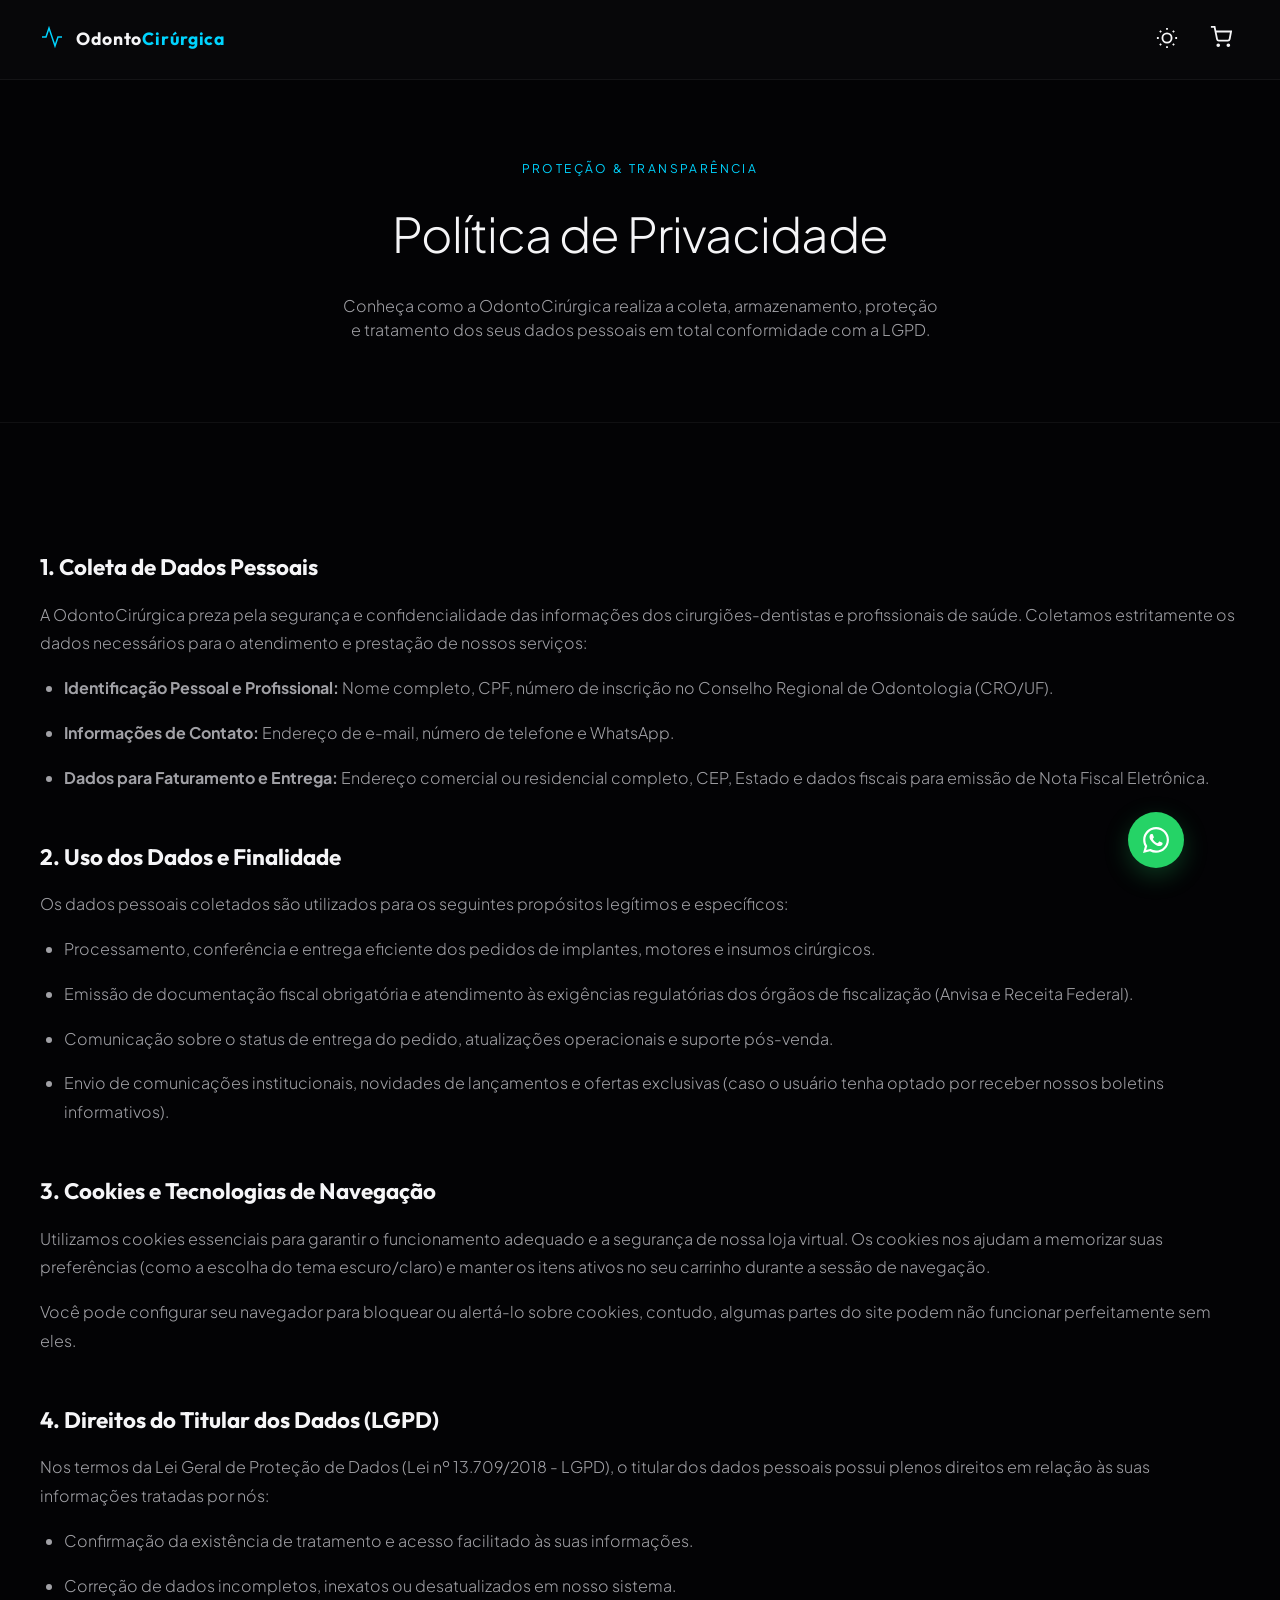
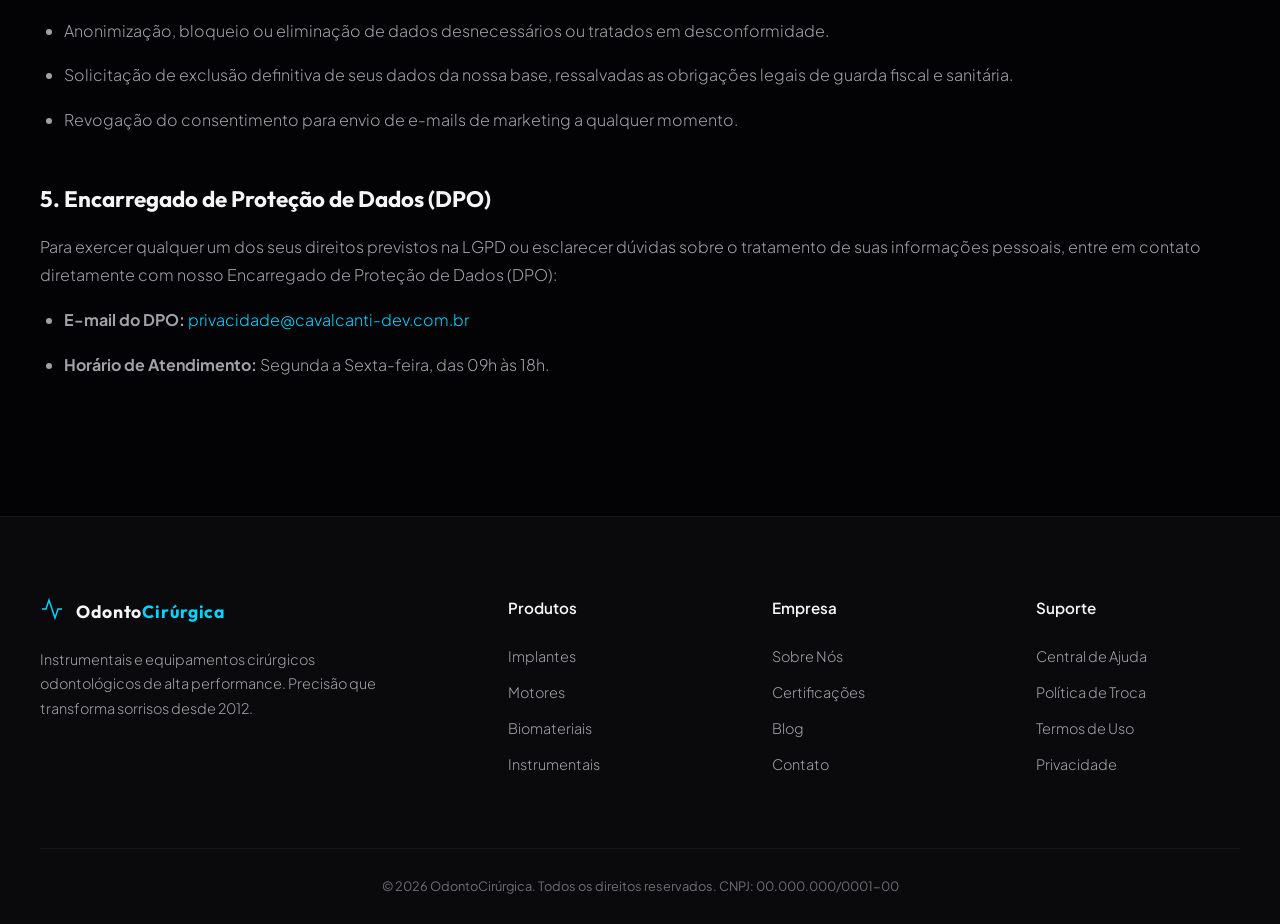
<file: privacidade.html>
<!DOCTYPE html>
<html lang="pt-BR" data-theme="dark">
<head>
    <meta charset="UTF-8">
    <meta name="viewport" content="width=device-width, initial-scale=1.0">
    <meta name="description" content="Política de Privacidade da OdontoCirúrgica. Informações sobre coleta, tratamento de dados (LGPD), uso de cookies e contato do DPO (privacidade@odontocirurgica.com.br).">
    <title>Política de Privacidade | OdontoCirúrgica</title>
    <link rel="preconnect" href="https://fonts.googleapis.com">
    <link rel="preconnect" href="https://fonts.gstatic.com" crossorigin>
    <link href="https://fonts.googleapis.com/css2?family=Outfit:wght@300;400;600;700;800&family=Plus+Jakarta+Sans:wght@300;400;500;600;700;800&display=swap" rel="stylesheet">
    <link rel="stylesheet" href="styles.css?v=3.0">
    <style>
    .page-hero { padding: 160px 0 80px; text-align: center; border-bottom: 1px solid var(--border-light); }
    .page-hero .overline { margin-bottom: 20px; }
    .page-hero .section-title { margin-bottom: 24px; }
    .page-hero p { max-width: 600px; margin: 0 auto; color: var(--text-secondary); font-weight: 300; }
    .page-content { padding: 80px 0 120px; }
    .page-content h3 { font-family: var(--font-serif); font-size: 1.4rem; margin-bottom: 16px; margin-top: 48px; }
    .page-content p, .page-content li { color: var(--text-secondary); font-weight: 300; line-height: 1.8; margin-bottom: 16px; }
    .page-content ul { padding-left: 24px; list-style: disc; }
    </style>
</head>
<body>

    <!-- Navbar -->
    <nav id="navbar" class="navbar scrolled">
        <div class="nav-container">
            <a href="index.html" class="nav-logo">
                <div class="logo-mark"><svg viewBox="0 0 24 24" fill="none" stroke="currentColor" stroke-width="1.5"><path d="M22 12h-4l-3 9L9 3l-3 9H2"/></svg></div>
                <div class="logo-text"><span class="logo-name">Odonto<span class="logo-accent">Cirúrgica</span></span></div>
            </a>
            <div class="nav-actions">
                <button class="nav-btn theme-btn" id="theme-toggle" aria-label="Alternar Tema"><svg viewBox="0 0 24 24" fill="none" stroke="currentColor" stroke-width="2"><circle cx="12" cy="12" r="5"/><path d="M12 1v2M12 21v2M4.22 4.22l1.42 1.42M18.36 18.36l1.42 1.42M1 12h2M21 12h2M4.22 19.78l1.42-1.42M18.36 5.64l1.42-1.42"/></svg></button>
                <a href="index.html" class="nav-btn" aria-label="Loja"><svg viewBox="0 0 24 24" fill="none" stroke="currentColor" stroke-width="2"><circle cx="9" cy="21" r="1"/><circle cx="20" cy="21" r="1"/><path d="M1 1h4l2.68 13.39a2 2 0 0 0 2 1.61h9.72a2 2 0 0 0 2-1.61L23 6H6"/></svg></a>
            </div>
        </div>
    </nav>

    <!-- Page Hero -->
    <header class="page-hero">
        <div class="container">
            <div class="overline">Proteção &amp; Transparência</div>
            <h1 class="section-title">Política de Privacidade</h1>
            <p>Conheça como a OdontoCirúrgica realiza a coleta, armazenamento, proteção e tratamento dos seus dados pessoais em total conformidade com a LGPD.</p>
        </div>
    </header>

    <!-- Page Content -->
    <main class="page-content">
        <div class="container">
            <h3>1. Coleta de Dados Pessoais</h3>
            <p>A OdontoCirúrgica preza pela segurança e confidencialidade das informações dos cirurgiões-dentistas e profissionais de saúde. Coletamos estritamente os dados necessários para o atendimento e prestação de nossos serviços:</p>
            <ul>
                <li><strong>Identificação Pessoal e Profissional:</strong> Nome completo, CPF, número de inscrição no Conselho Regional de Odontologia (CRO/UF).</li>
                <li><strong>Informações de Contato:</strong> Endereço de e-mail, número de telefone e WhatsApp.</li>
                <li><strong>Dados para Faturamento e Entrega:</strong> Endereço comercial ou residencial completo, CEP, Estado e dados fiscais para emissão de Nota Fiscal Eletrônica.</li>
            </ul>

            <h3>2. Uso dos Dados e Finalidade</h3>
            <p>Os dados pessoais coletados são utilizados para os seguintes propósitos legítimos e específicos:</p>
            <ul>
                <li>Processamento, conferência e entrega eficiente dos pedidos de implantes, motores e insumos cirúrgicos.</li>
                <li>Emissão de documentação fiscal obrigatória e atendimento às exigências regulatórias dos órgãos de fiscalização (Anvisa e Receita Federal).</li>
                <li>Comunicação sobre o status de entrega do pedido, atualizações operacionais e suporte pós-venda.</li>
                <li>Envio de comunicações institucionais, novidades de lançamentos e ofertas exclusivas (caso o usuário tenha optado por receber nossos boletins informativos).</li>
            </ul>

            <h3>3. Cookies e Tecnologias de Navegação</h3>
            <p>Utilizamos cookies essenciais para garantir o funcionamento adequado e a segurança de nossa loja virtual. Os cookies nos ajudam a memorizar suas preferências (como a escolha do tema escuro/claro) e manter os itens ativos no seu carrinho durante a sessão de navegação.</p>
            <p>Você pode configurar seu navegador para bloquear ou alertá-lo sobre cookies, contudo, algumas partes do site podem não funcionar perfeitamente sem eles.</p>

            <h3>4. Direitos do Titular dos Dados (LGPD)</h3>
            <p>Nos termos da Lei Geral de Proteção de Dados (Lei nº 13.709/2018 - LGPD), o titular dos dados pessoais possui plenos direitos em relação às suas informações tratadas por nós:</p>
            <ul>
                <li>Confirmação da existência de tratamento e acesso facilitado às suas informações.</li>
                <li>Correção de dados incompletos, inexatos ou desatualizados em nosso sistema.</li>
                <li>Anonimização, bloqueio ou eliminação de dados desnecessários ou tratados em desconformidade.</li>
                <li>Solicitação de exclusão definitiva de seus dados da nossa base, ressalvadas as obrigações legais de guarda fiscal e sanitária.</li>
                <li>Revogação do consentimento para envio de e-mails de marketing a qualquer momento.</li>
            </ul>

            <h3>5. Encarregado de Proteção de Dados (DPO)</h3>
            <p>Para exercer qualquer um dos seus direitos previstos na LGPD ou esclarecer dúvidas sobre o tratamento de suas informações pessoais, entre em contato diretamente com nosso Encarregado de Proteção de Dados (DPO):</p>
            <ul>
                <li><strong>E-mail do DPO:</strong> <a href="mailto:privacidade@cavalcanti-dev.com.br" style="color: var(--brand-cyan);">privacidade@cavalcanti-dev.com.br</a></li>
                <li><strong>Horário de Atendimento:</strong> Segunda a Sexta-feira, das 09h às 18h.</li>
            </ul>
        </div>
    </main>

    <!-- Footer -->
    <footer class="footer">
        <div class="container">
            <div class="footer-grid">
                <div class="footer-brand">
                    <div class="nav-logo" style="margin-bottom:20px;"><div class="logo-mark"><svg viewBox="0 0 24 24" fill="none" stroke="currentColor" stroke-width="1.5"><path d="M22 12h-4l-3 9L9 3l-3 9H2"/></svg></div><div class="logo-text"><span class="logo-name">Odonto<span class="logo-accent">Cirúrgica</span></span></div></div>
                    <p class="footer-desc">Instrumentais e equipamentos cirúrgicos odontológicos de alta performance. Precisão que transforma sorrisos desde 2012.</p>
                </div>
                <div class="footer-links"><h4>Produtos</h4><ul><li><a href="index.html#catalogo">Implantes</a></li><li><a href="index.html#catalogo">Motores</a></li><li><a href="index.html#catalogo">Biomateriais</a></li><li><a href="index.html#catalogo">Instrumentais</a></li></ul></div>
                <div class="footer-links"><h4>Empresa</h4><ul><li><a href="sobre.html">Sobre Nós</a></li><li><a href="certificacoes.html">Certificações</a></li><li><a href="blog.html">Blog</a></li><li><a href="contato.html">Contato</a></li></ul></div>
                <div class="footer-links"><h4>Suporte</h4><ul><li><a href="contato.html">Central de Ajuda</a></li><li><a href="politica-de-troca.html">Política de Troca</a></li><li><a href="termos.html">Termos de Uso</a></li><li><a href="privacidade.html">Privacidade</a></li></ul></div>
            </div>
            <div class="footer-bottom"><p>&copy; 2026 OdontoCirúrgica. Todos os direitos reservados. CNPJ: 00.000.000/0001-00</p></div>
        </div>
    </footer>
    <a href="https://wa.me/5514996300736?text=Ol%C3%A1!" target="_blank" rel="noopener noreferrer" class="fab-whatsapp" aria-label="WhatsApp"><svg viewBox="0 0 24 24" fill="currentColor"><path d="M17.472 14.382c-.297-.149-1.758-.867-2.03-.967-.273-.099-.471-.148-.67.15-.197.297-.767.966-.94 1.164-.173.199-.347.223-.644.075-.297-.15-1.255-.463-2.39-1.475-.883-.788-1.48-1.761-1.653-2.059-.173-.297-.018-.458.13-.606.134-.133.298-.347.446-.52.149-.174.198-.298.298-.497.099-.198.05-.371-.025-.52-.075-.149-.669-1.612-.916-2.207-.242-.579-.487-.5-.669-.51a12.8 12.8 0 0 0-.57-.01c-.198 0-.52.074-.792.372-.272.297-1.04 1.016-1.04 2.479 0 1.462 1.065 2.875 1.213 3.074.149.198 2.096 3.2 5.077 4.487.709.306 1.262.489 1.694.625.712.227 1.36.195 1.871.118.571-.085 1.758-.719 2.006-1.413.248-.694.248-1.289.173-1.413-.074-.124-.272-.198-.57-.347m-5.421 7.403h-.004a9.87 9.87 0 0 1-5.031-1.378l-.361-.214-3.741.982.998-3.648-.235-.374a9.86 9.86 0 0 1-1.51-5.26c.001-5.45 4.436-9.884 9.888-9.884 2.64 0 5.122 1.03 6.988 2.898a9.825 9.825 0 0 1 2.893 6.994c-.003 5.45-4.437 9.884-9.885 9.884m8.413-18.297A11.815 11.815 0 0 0 12.05 0C5.495 0 .16 5.335.157 11.892c0 2.096.547 4.142 1.588 5.945L.057 24l6.305-1.654a11.882 11.882 0 0 0 5.683 1.448h.005c6.554 0 11.89-5.335 11.893-11.893a11.821 11.821 0 0 0-3.48-8.413z"/></svg></a>
    <button id="back-to-top" class="back-to-top" aria-label="Voltar ao topo">
        <svg viewBox="0 0 24 24" fill="none" stroke="currentColor" stroke-width="2"><polyline points="18 15 12 9 6 15"/></svg>
    </button>
    <script>
    const $ = s => document.querySelector(s);
    $('#theme-toggle')?.addEventListener('click', () => {
        const d = document.documentElement;
        const t = d.getAttribute('data-theme') === 'dark' ? 'light' : 'dark';
        d.setAttribute('data-theme', t); localStorage.setItem('theme', t);
    });
    const saved = localStorage.getItem('theme');
    if (saved) document.documentElement.setAttribute('data-theme', saved);

    window.addEventListener('scroll', () => {
        $('#back-to-top')?.classList.toggle('visible', window.scrollY > 400);
    });
    $('#back-to-top')?.addEventListener('click', () => window.scrollTo({ top: 0, behavior: 'smooth' }));
    </script>
</body>
</html>
</file>
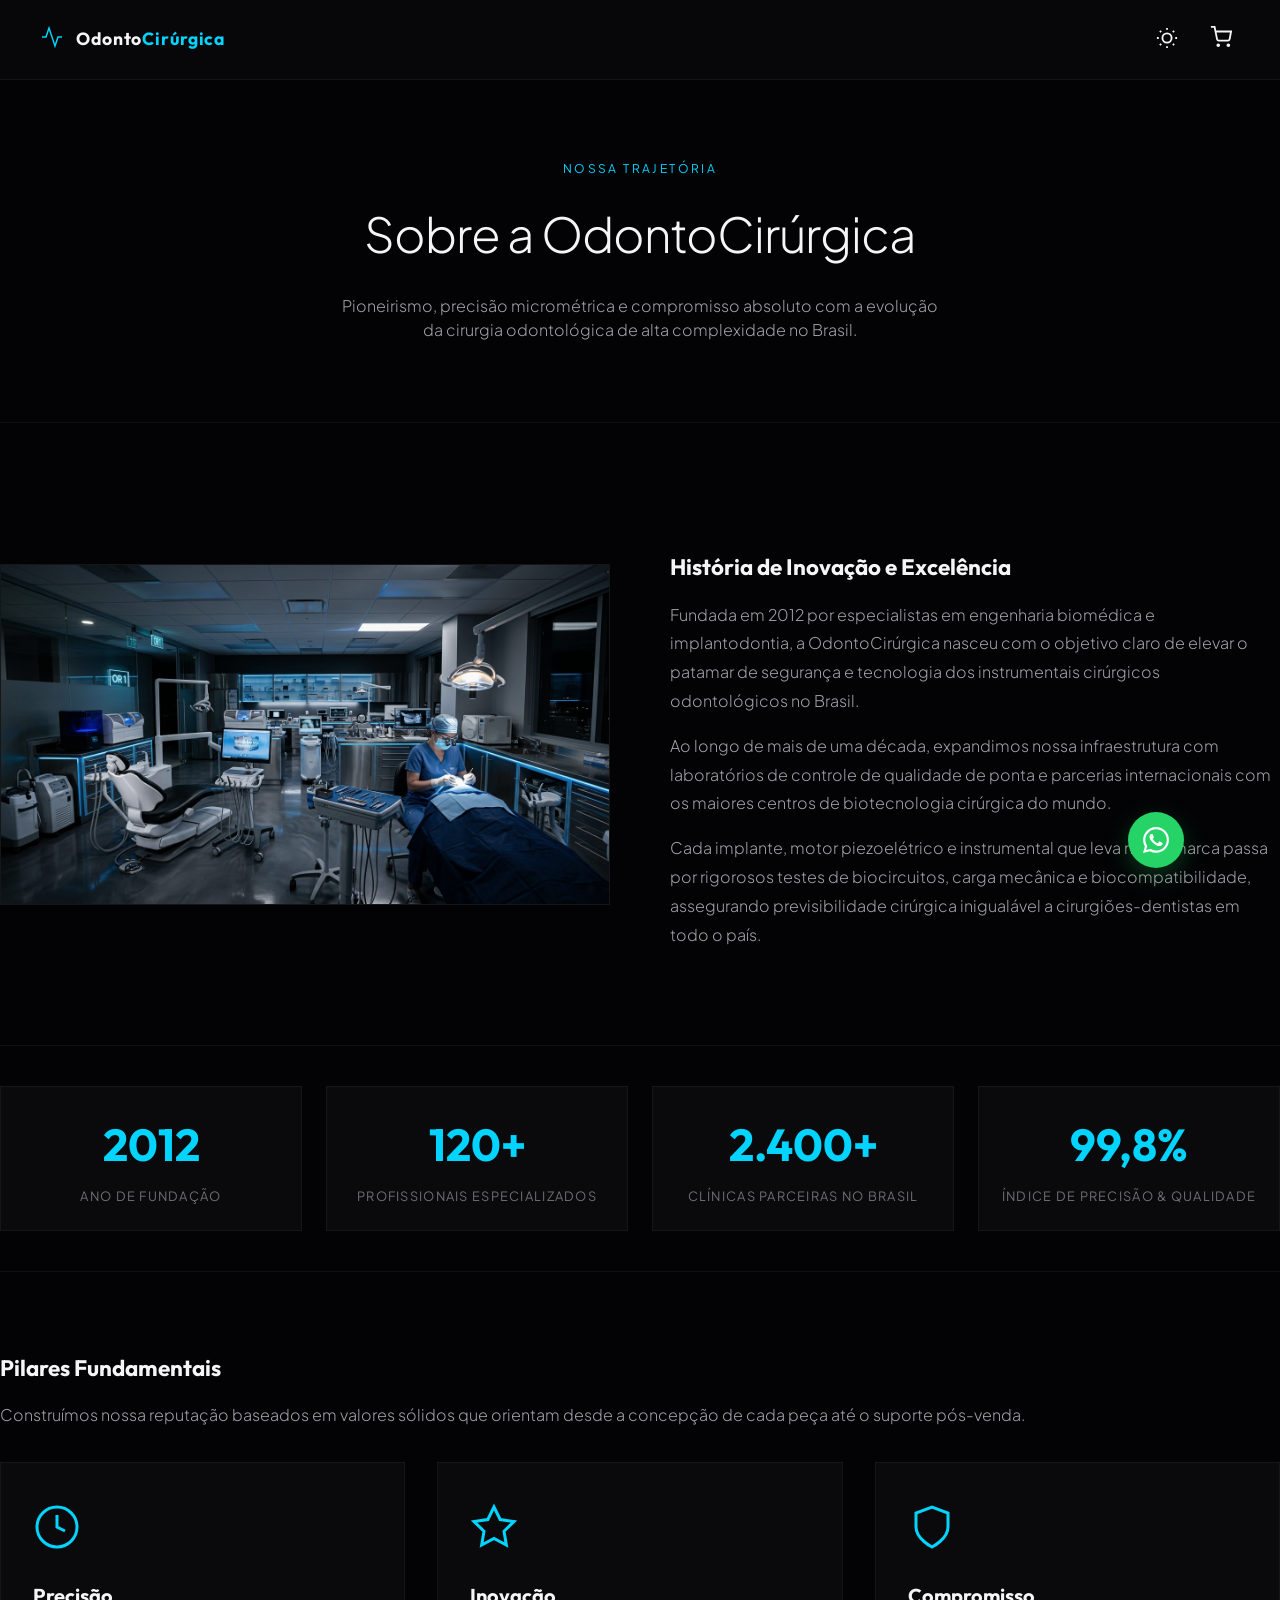
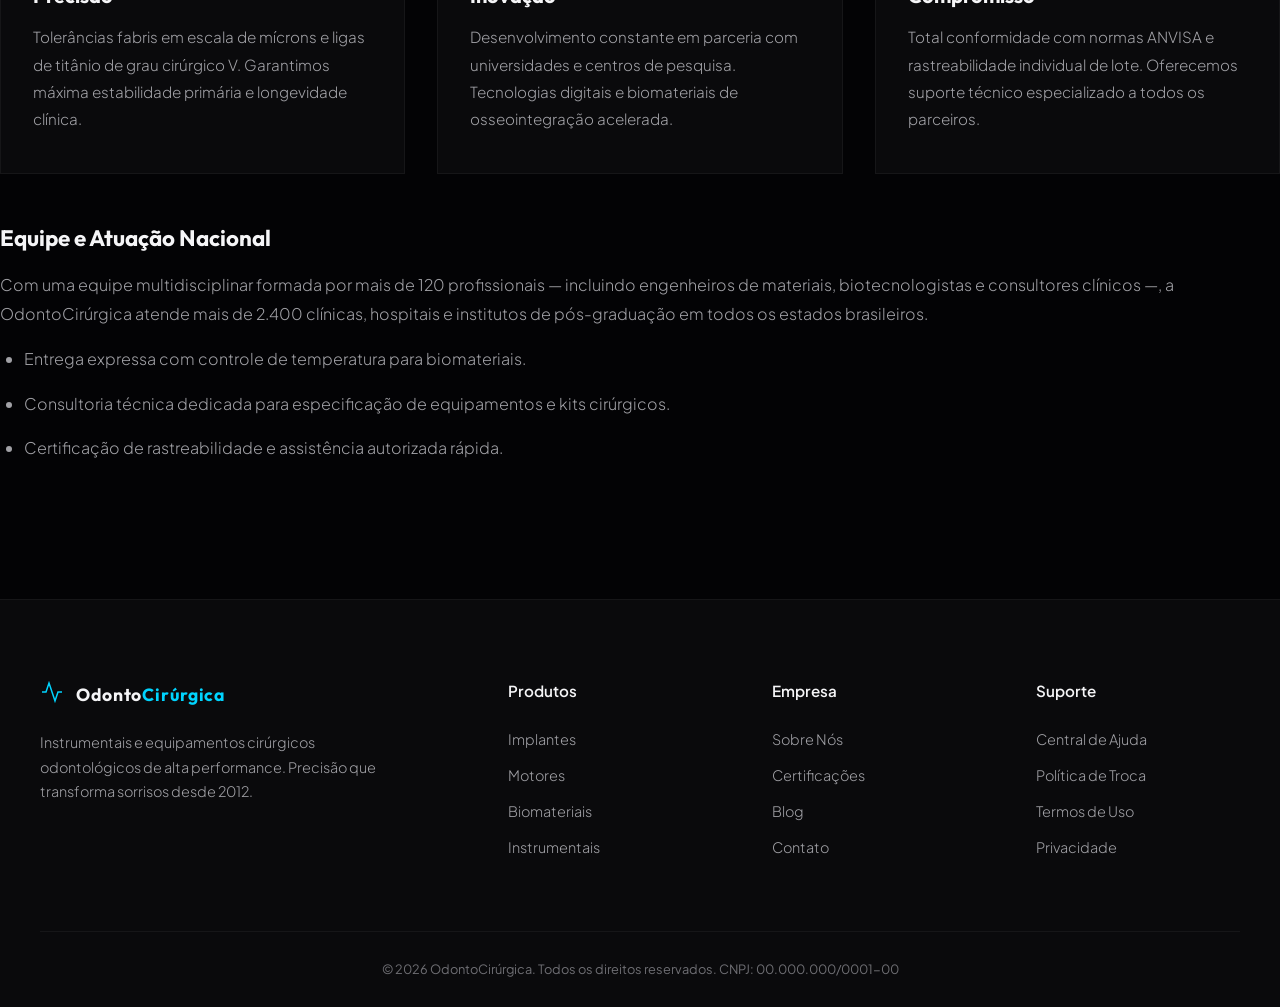
<file: sobre.html>
<!DOCTYPE html>
<html lang="pt-BR" data-theme="dark">
<head>
    <meta charset="UTF-8">
    <meta name="viewport" content="width=device-width, initial-scale=1.0">
    <meta name="description" content="Sobre a OdontoCirúrgica — Líder em equipamentos e instrumentais cirúrgicos odontológicos no Brasil desde 2012. Conheça nossa história, equipe e compromisso com a precisão.">
    <title>Sobre Nós | OdontoCirúrgica</title>
    <link rel="preconnect" href="https://fonts.googleapis.com">
    <link rel="preconnect" href="https://fonts.gstatic.com" crossorigin>
    <link href="https://fonts.googleapis.com/css2?family=Outfit:wght@300;400;600;700;800&family=Plus+Jakarta+Sans:wght@300;400;500;600;700;800&display=swap" rel="stylesheet">
    <link rel="stylesheet" href="styles.css?v=3.0">
    <style>
    .page-hero { padding: 160px 0 80px; text-align: center; border-bottom: 1px solid var(--border-light); }
    .page-hero .overline { margin-bottom: 20px; }
    .page-hero .section-title { margin-bottom: 24px; }
    .page-hero p { max-width: 600px; margin: 0 auto; color: var(--text-secondary); font-weight: 300; }
    .page-content { padding: 80px 0 120px; }
    .page-content h3 { font-family: var(--font-serif); font-size: 1.4rem; margin-bottom: 16px; margin-top: 48px; }
    .page-content p, .page-content li { color: var(--text-secondary); font-weight: 300; line-height: 1.8; margin-bottom: 16px; }
    .page-content ul { padding-left: 24px; list-style: disc; }

    /* Custom Sobre Styling */
    .about-story-grid { display: grid; grid-template-columns: 1fr 1fr; gap: 60px; align-items: center; margin-bottom: 80px; }
    .about-img-wrap { border: 1px solid var(--border-light); overflow: hidden; background: var(--bg-surface); }
    .about-img-wrap img { width: 100%; height: 100%; object-fit: cover; filter: grayscale(15%); transition: var(--transition-smooth); }
    .about-img-wrap:hover img { filter: grayscale(0%); transform: scale(1.02); }
    
    .stats-grid { display: grid; grid-template-columns: repeat(4, 1fr); gap: 24px; margin: 60px 0 80px; padding: 40px 0; border-top: 1px solid var(--border-light); border-bottom: 1px solid var(--border-light); }
    .stat-card { text-align: center; padding: 24px 16px; background: var(--bg-surface); border: 1px solid var(--border-light); transition: var(--transition-smooth); }
    .stat-card:hover { border-color: var(--brand-cyan); transform: translateY(-4px); }
    .stat-val { font-family: var(--font-serif); font-size: 2.8rem; font-weight: 700; color: var(--brand-cyan); margin-bottom: 8px; }
    .stat-lbl { font-size: 0.8rem; text-transform: uppercase; letter-spacing: 0.1em; color: var(--text-muted); }

    .values-grid { display: grid; grid-template-columns: repeat(3, 1fr); gap: 32px; margin-top: 32px; }
    .value-card { background: var(--bg-surface); border: 1px solid var(--border-light); padding: 40px 32px; transition: var(--transition-smooth); }
    .value-card:hover { border-color: var(--brand-cyan); transform: translateY(-4px); }
    .value-icon { width: 48px; height: 48px; color: var(--brand-cyan); margin-bottom: 24px; }
    .value-card h4 { font-family: var(--font-serif); font-size: 1.25rem; margin-bottom: 12px; color: var(--text-primary); }
    .value-card p { font-size: 0.95rem; color: var(--text-secondary); margin-bottom: 0; }

    @media (max-width: 1024px) {
        .about-story-grid { grid-template-columns: 1fr; gap: 40px; }
        .stats-grid { grid-template-columns: repeat(2, 1fr); }
        .values-grid { grid-template-columns: 1fr; }
    }
    @media (max-width: 600px) {
        .stats-grid { grid-template-columns: 1fr; }
    }
    </style>
</head>
<body>

    <!-- NAVBAR -->
    <nav id="navbar" class="navbar scrolled">
        <div class="nav-container">
            <a href="index.html" class="nav-logo">
                <div class="logo-mark"><svg viewBox="0 0 24 24" fill="none" stroke="currentColor" stroke-width="1.5"><path d="M22 12h-4l-3 9L9 3l-3 9H2"/></svg></div>
                <div class="logo-text"><span class="logo-name">Odonto<span class="logo-accent">Cirúrgica</span></span></div>
            </a>
            <div class="nav-actions">
                <button class="nav-btn theme-btn" id="theme-toggle" aria-label="Alternar Tema"><svg viewBox="0 0 24 24" fill="none" stroke="currentColor" stroke-width="2"><circle cx="12" cy="12" r="5"/><path d="M12 1v2M12 21v2M4.22 4.22l1.42 1.42M18.36 18.36l1.42 1.42M1 12h2M21 12h2M4.22 19.78l1.42-1.42M18.36 5.64l1.42-1.42"/></svg></button>
                <a href="index.html" class="nav-btn" aria-label="Loja"><svg viewBox="0 0 24 24" fill="none" stroke="currentColor" stroke-width="2"><circle cx="9" cy="21" r="1"/><circle cx="20" cy="21" r="1"/><path d="M1 1h4l2.68 13.39a2 2 0 0 0 2 1.61h9.72a2 2 0 0 0 2-1.61L23 6H6"/></svg></a>
            </div>
        </div>
    </nav>

    <!-- PAGE HERO -->
    <section class="page-hero">
        <div class="container">
            <span class="overline">Nossa Trajetória</span>
            <h1 class="section-title">Sobre a OdontoCirúrgica</h1>
            <p>Pioneirismo, precisão micrométrica e compromisso absoluto com a evolução da cirurgia odontológica de alta complexidade no Brasil.</p>
        </div>
    </section>

    <!-- PAGE CONTENT -->
    <main class="page-content container">
        <div class="about-story-grid">
            <div class="about-img-wrap">
                <img src="assets/about_lab.jpg" alt="Laboratório e Centro de P&D OdontoCirúrgica">
            </div>
            <div>
                <h3>História de Inovação e Excelência</h3>
                <p>Fundada em 2012 por especialistas em engenharia biomédica e implantodontia, a OdontoCirúrgica nasceu com o objetivo claro de elevar o patamar de segurança e tecnologia dos instrumentais cirúrgicos odontológicos no Brasil.</p>
                <p>Ao longo de mais de uma década, expandimos nossa infraestrutura com laboratórios de controle de qualidade de ponta e parcerias internacionais com os maiores centros de biotecnologia cirúrgica do mundo.</p>
                <p>Cada implante, motor piezoelétrico e instrumental que leva nossa marca passa por rigorosos testes de biocircuitos, carga mecânica e biocompatibilidade, assegurando previsibilidade cirúrgica inigualável a cirurgiões-dentistas em todo o país.</p>
            </div>
        </div>

        <!-- STATS -->
        <div class="stats-grid">
            <div class="stat-card">
                <div class="stat-val">2012</div>
                <div class="stat-lbl">Ano de Fundação</div>
            </div>
            <div class="stat-card">
                <div class="stat-val">120+</div>
                <div class="stat-lbl">Profissionais Especializados</div>
            </div>
            <div class="stat-card">
                <div class="stat-val">2.400+</div>
                <div class="stat-lbl">Clínicas Parceiras no Brasil</div>
            </div>
            <div class="stat-card">
                <div class="stat-val">99,8%</div>
                <div class="stat-lbl">Índice de Precisão & Qualidade</div>
            </div>
        </div>

        <!-- VALUES SECTION -->
        <h3>Pilares Fundamentais</h3>
        <p>Construímos nossa reputação baseados em valores sólidos que orientam desde a concepção de cada peça até o suporte pós-venda.</p>
        
        <div class="values-grid">
            <div class="value-card">
                <svg class="value-icon" viewBox="0 0 24 24" fill="none" stroke="currentColor" stroke-width="1.5">
                    <circle cx="12" cy="12" r="10"/>
                    <path d="M12 6v6l4 2"/>
                </svg>
                <h4>Precisão</h4>
                <p>Tolerâncias fabris em escala de mícrons e ligas de titânio de grau cirúrgico V. Garantimos máxima estabilidade primária e longevidade clínica.</p>
            </div>
            <div class="value-card">
                <svg class="value-icon" viewBox="0 0 24 24" fill="none" stroke="currentColor" stroke-width="1.5">
                    <polygon points="12 2 15.09 8.26 22 9.27 17 14.14 18.18 21.02 12 17.77 5.82 21.02 7 14.14 2 9.27 8.91 8.26 12 2"/>
                </svg>
                <h4>Inovação</h4>
                <p>Desenvolvimento constante em parceria com universidades e centros de pesquisa. Tecnologias digitais e biomateriais de osseointegração acelerada.</p>
            </div>
            <div class="value-card">
                <svg class="value-icon" viewBox="0 0 24 24" fill="none" stroke="currentColor" stroke-width="1.5">
                    <path d="M12 22s8-4 8-10V5l-8-3-8 3v7c0 6 8 10 8 10z"/>
                </svg>
                <h4>Compromisso</h4>
                <p>Total conformidade com normas ANVISA e rastreabilidade individual de lote. Oferecemos suporte técnico especializado a todos os parceiros.</p>
            </div>
        </div>

        <h3>Equipe e Atuação Nacional</h3>
        <p>Com uma equipe multidisciplinar formada por mais de 120 profissionais — incluindo engenheiros de materiais, biotecnologistas e consultores clínicos —, a OdontoCirúrgica atende mais de 2.400 clínicas, hospitais e institutos de pós-graduação em todos os estados brasileiros.</p>
        <ul>
            <li>Entrega expressa com controle de temperatura para biomateriais.</li>
            <li>Consultoria técnica dedicada para especificação de equipamentos e kits cirúrgicos.</li>
            <li>Certificação de rastreabilidade e assistência autorizada rápida.</li>
        </ul>
    </main>

    <!-- FOOTER -->
    <footer class="footer">
        <div class="container">
            <div class="footer-grid">
                <div class="footer-brand">
                    <div class="nav-logo" style="margin-bottom:20px;"><div class="logo-mark"><svg viewBox="0 0 24 24" fill="none" stroke="currentColor" stroke-width="1.5"><path d="M22 12h-4l-3 9L9 3l-3 9H2"/></svg></div><div class="logo-text"><span class="logo-name">Odonto<span class="logo-accent">Cirúrgica</span></span></div></div>
                    <p class="footer-desc">Instrumentais e equipamentos cirúrgicos odontológicos de alta performance. Precisão que transforma sorrisos desde 2012.</p>
                </div>
                <div class="footer-links"><h4>Produtos</h4><ul><li><a href="index.html#catalogo">Implantes</a></li><li><a href="index.html#catalogo">Motores</a></li><li><a href="index.html#catalogo">Biomateriais</a></li><li><a href="index.html#catalogo">Instrumentais</a></li></ul></div>
                <div class="footer-links"><h4>Empresa</h4><ul><li><a href="sobre.html">Sobre Nós</a></li><li><a href="certificacoes.html">Certificações</a></li><li><a href="blog.html">Blog</a></li><li><a href="contato.html">Contato</a></li></ul></div>
                <div class="footer-links"><h4>Suporte</h4><ul><li><a href="contato.html">Central de Ajuda</a></li><li><a href="politica-de-troca.html">Política de Troca</a></li><li><a href="termos.html">Termos de Uso</a></li><li><a href="privacidade.html">Privacidade</a></li></ul></div>
            </div>
            <div class="footer-bottom"><p>&copy; 2026 OdontoCirúrgica. Todos os direitos reservados. CNPJ: 00.000.000/0001-00</p></div>
        </div>
    </footer>

    <!-- FAB WHATSAPP & BACK TO TOP -->
    <a href="https://wa.me/5514996300736?text=Ol%C3%A1!" target="_blank" rel="noopener noreferrer" class="fab-whatsapp" aria-label="WhatsApp"><svg viewBox="0 0 24 24" fill="currentColor"><path d="M17.472 14.382c-.297-.149-1.758-.867-2.03-.967-.273-.099-.471-.148-.67.15-.197.297-.767.966-.94 1.164-.173.199-.347.223-.644.075-.297-.15-1.255-.463-2.39-1.475-.883-.788-1.48-1.761-1.653-2.059-.173-.297-.018-.458.13-.606.134-.133.298-.347.446-.52.149-.174.198-.298.298-.497.099-.198.05-.371-.025-.52-.075-.149-.669-1.612-.916-2.207-.242-.579-.487-.5-.669-.51a12.8 12.8 0 0 0-.57-.01c-.198 0-.52.074-.792.372-.272.297-1.04 1.016-1.04 2.479 0 1.462 1.065 2.875 1.213 3.074.149.198 2.096 3.2 5.077 4.487.709.306 1.262.489 1.694.625.712.227 1.36.195 1.871.118.571-.085 1.758-.719 2.006-1.413.248-.694.248-1.289.173-1.413-.074-.124-.272-.198-.57-.347m-5.421 7.403h-.004a9.87 9.87 0 0 1-5.031-1.378l-.361-.214-3.741.982.998-3.648-.235-.374a9.86 9.86 0 0 1-1.51-5.26c.001-5.45 4.436-9.884 9.888-9.884 2.64 0 5.122 1.03 6.988 2.898a9.825 9.825 0 0 1 2.893 6.994c-.003 5.45-4.437 9.884-9.885 9.884m8.413-18.297A11.815 11.815 0 0 0 12.05 0C5.495 0 .16 5.335.157 11.892c0 2.096.547 4.142 1.588 5.945L.057 24l6.305-1.654a11.882 11.882 0 0 0 5.683 1.448h.005c6.554 0 11.89-5.335 11.893-11.893a11.821 11.821 0 0 0-3.48-8.413z"/></svg></a>

    <button id="back-to-top" class="back-to-top" aria-label="Voltar ao topo">
        <svg viewBox="0 0 24 24" fill="none" stroke="currentColor" stroke-width="2"><polyline points="18 15 12 9 6 15"/></svg>
    </button>

    <script>
    const $ = s => document.querySelector(s);
    $('#theme-toggle')?.addEventListener('click', () => {
        const d = document.documentElement;
        const t = d.getAttribute('data-theme') === 'dark' ? 'light' : 'dark';
        d.setAttribute('data-theme', t); localStorage.setItem('theme', t);
    });
    const saved = localStorage.getItem('theme');
    if (saved) document.documentElement.setAttribute('data-theme', saved);

    // Back to top button logic
    const b2t = $('#back-to-top');
    if (b2t) {
        window.addEventListener('scroll', () => {
            if (window.scrollY > 300) b2t.classList.add('visible');
            else b2t.classList.remove('visible');
        });
        b2t.addEventListener('click', () => {
            window.scrollTo({ top: 0, behavior: 'smooth' });
        });
    }
    </script>
</body>
</html>
</file>
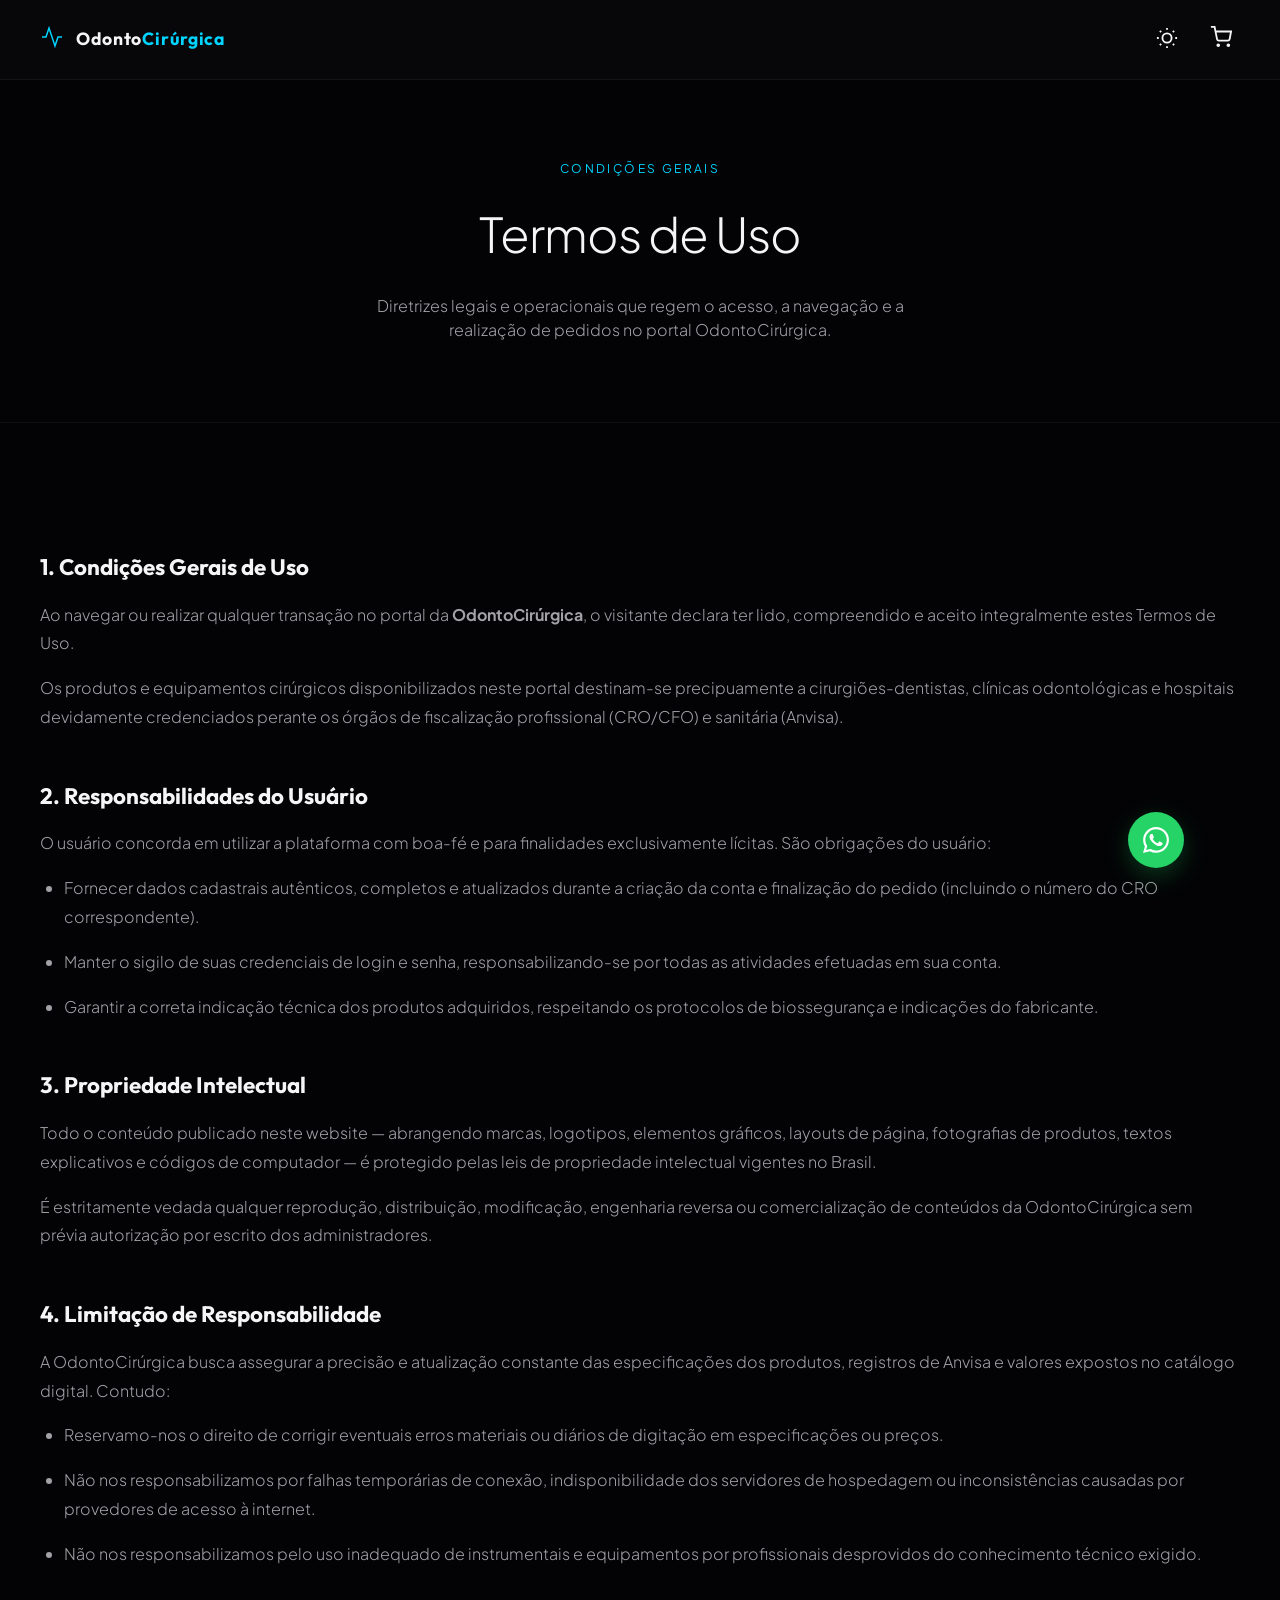
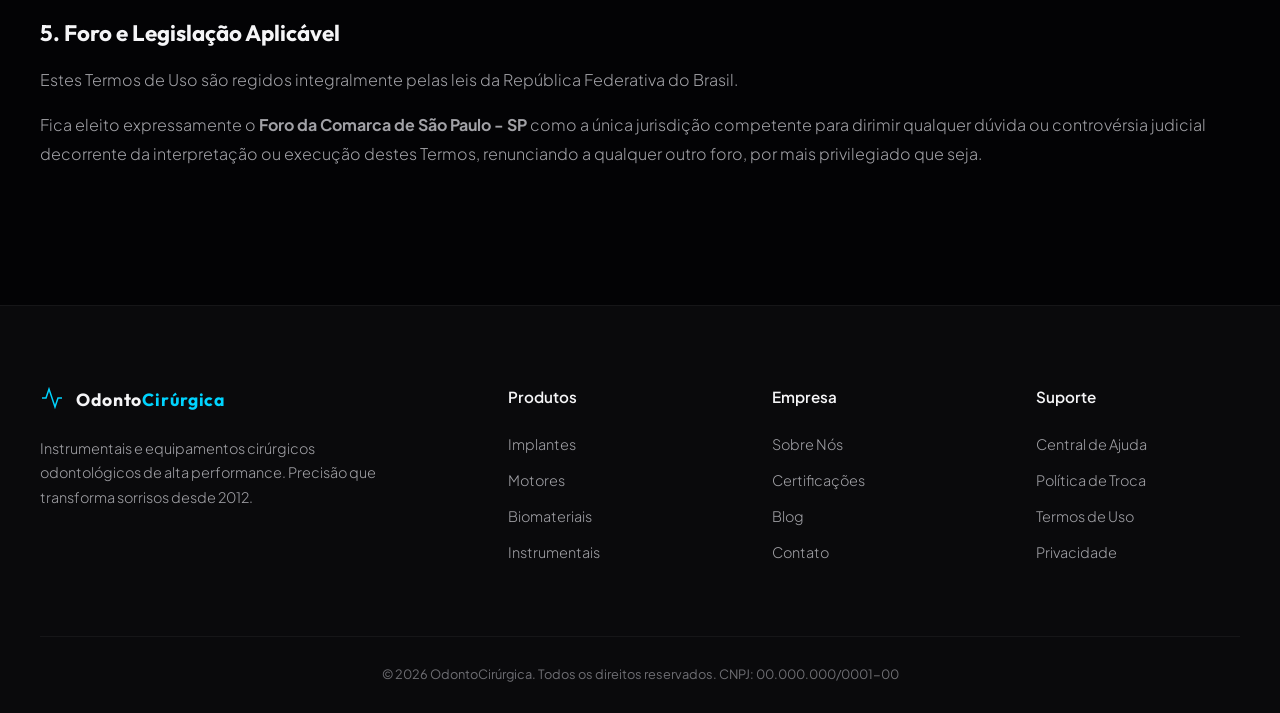
<file: termos.html>
<!DOCTYPE html>
<html lang="pt-BR" data-theme="dark">
<head>
    <meta charset="UTF-8">
    <meta name="viewport" content="width=device-width, initial-scale=1.0">
    <meta name="description" content="Termos de Uso da OdontoCirúrgica. Condições gerais de navegação, responsabilidades do usuário, propriedade intelectual, limitação de responsabilidade e foro de São Paulo - SP.">
    <title>Termos de Uso | OdontoCirúrgica</title>
    <link rel="preconnect" href="https://fonts.googleapis.com">
    <link rel="preconnect" href="https://fonts.gstatic.com" crossorigin>
    <link href="https://fonts.googleapis.com/css2?family=Outfit:wght@300;400;600;700;800&family=Plus+Jakarta+Sans:wght@300;400;500;600;700;800&display=swap" rel="stylesheet">
    <link rel="stylesheet" href="styles.css?v=3.0">
    <style>
    .page-hero { padding: 160px 0 80px; text-align: center; border-bottom: 1px solid var(--border-light); }
    .page-hero .overline { margin-bottom: 20px; }
    .page-hero .section-title { margin-bottom: 24px; }
    .page-hero p { max-width: 600px; margin: 0 auto; color: var(--text-secondary); font-weight: 300; }
    .page-content { padding: 80px 0 120px; }
    .page-content h3 { font-family: var(--font-serif); font-size: 1.4rem; margin-bottom: 16px; margin-top: 48px; }
    .page-content p, .page-content li { color: var(--text-secondary); font-weight: 300; line-height: 1.8; margin-bottom: 16px; }
    .page-content ul { padding-left: 24px; list-style: disc; }
    </style>
</head>
<body>

    <!-- Navbar -->
    <nav id="navbar" class="navbar scrolled">
        <div class="nav-container">
            <a href="index.html" class="nav-logo">
                <div class="logo-mark"><svg viewBox="0 0 24 24" fill="none" stroke="currentColor" stroke-width="1.5"><path d="M22 12h-4l-3 9L9 3l-3 9H2"/></svg></div>
                <div class="logo-text"><span class="logo-name">Odonto<span class="logo-accent">Cirúrgica</span></span></div>
            </a>
            <div class="nav-actions">
                <button class="nav-btn theme-btn" id="theme-toggle" aria-label="Alternar Tema"><svg viewBox="0 0 24 24" fill="none" stroke="currentColor" stroke-width="2"><circle cx="12" cy="12" r="5"/><path d="M12 1v2M12 21v2M4.22 4.22l1.42 1.42M18.36 18.36l1.42 1.42M1 12h2M21 12h2M4.22 19.78l1.42-1.42M18.36 5.64l1.42-1.42"/></svg></button>
                <a href="index.html" class="nav-btn" aria-label="Loja"><svg viewBox="0 0 24 24" fill="none" stroke="currentColor" stroke-width="2"><circle cx="9" cy="21" r="1"/><circle cx="20" cy="21" r="1"/><path d="M1 1h4l2.68 13.39a2 2 0 0 0 2 1.61h9.72a2 2 0 0 0 2-1.61L23 6H6"/></svg></a>
            </div>
        </div>
    </nav>

    <!-- Page Hero -->
    <header class="page-hero">
        <div class="container">
            <div class="overline">Condições Gerais</div>
            <h1 class="section-title">Termos de Uso</h1>
            <p>Diretrizes legais e operacionais que regem o acesso, a navegação e a realização de pedidos no portal OdontoCirúrgica.</p>
        </div>
    </header>

    <!-- Page Content -->
    <main class="page-content">
        <div class="container">
            <h3>1. Condições Gerais de Uso</h3>
            <p>Ao navegar ou realizar qualquer transação no portal da <strong>OdontoCirúrgica</strong>, o visitante declara ter lido, compreendido e aceito integralmente estes Termos de Uso.</p>
            <p>Os produtos e equipamentos cirúrgicos disponibilizados neste portal destinam-se precipuamente a cirurgiões-dentistas, clínicas odontológicas e hospitais devidamente credenciados perante os órgãos de fiscalização profissional (CRO/CFO) e sanitária (Anvisa).</p>

            <h3>2. Responsabilidades do Usuário</h3>
            <p>O usuário concorda em utilizar a plataforma com boa-fé e para finalidades exclusivamente lícitas. São obrigações do usuário:</p>
            <ul>
                <li>Fornecer dados cadastrais autênticos, completos e atualizados durante a criação da conta e finalização do pedido (incluindo o número do CRO correspondente).</li>
                <li>Manter o sigilo de suas credenciais de login e senha, responsabilizando-se por todas as atividades efetuadas em sua conta.</li>
                <li>Garantir a correta indicação técnica dos produtos adquiridos, respeitando os protocolos de biossegurança e indicações do fabricante.</li>
            </ul>

            <h3>3. Propriedade Intelectual</h3>
            <p>Todo o conteúdo publicado neste website — abrangendo marcas, logotipos, elementos gráficos, layouts de página, fotografias de produtos, textos explicativos e códigos de computador — é protegido pelas leis de propriedade intelectual vigentes no Brasil.</p>
            <p>É estritamente vedada qualquer reprodução, distribuição, modificação, engenharia reversa ou comercialização de conteúdos da OdontoCirúrgica sem prévia autorização por escrito dos administradores.</p>

            <h3>4. Limitação de Responsabilidade</h3>
            <p>A OdontoCirúrgica busca assegurar a precisão e atualização constante das especificações dos produtos, registros de Anvisa e valores expostos no catálogo digital. Contudo:</p>
            <ul>
                <li>Reservamo-nos o direito de corrigir eventuais erros materiais ou diários de digitação em especificações ou preços.</li>
                <li>Não nos responsabilizamos por falhas temporárias de conexão, indisponibilidade dos servidores de hospedagem ou inconsistências causadas por provedores de acesso à internet.</li>
                <li>Não nos responsabilizamos pelo uso inadequado de instrumentais e equipamentos por profissionais desprovidos do conhecimento técnico exigido.</li>
            </ul>

            <h3>5. Foro e Legislação Aplicável</h3>
            <p>Estes Termos de Uso são regidos integralmente pelas leis da República Federativa do Brasil.</p>
            <p>Fica eleito expressamente o <strong>Foro da Comarca de São Paulo - SP</strong> como a única jurisdição competente para dirimir qualquer dúvida ou controvérsia judicial decorrente da interpretação ou execução destes Termos, renunciando a qualquer outro foro, por mais privilegiado que seja.</p>
        </div>
    </main>

    <!-- Footer -->
    <footer class="footer">
        <div class="container">
            <div class="footer-grid">
                <div class="footer-brand">
                    <div class="nav-logo" style="margin-bottom:20px;"><div class="logo-mark"><svg viewBox="0 0 24 24" fill="none" stroke="currentColor" stroke-width="1.5"><path d="M22 12h-4l-3 9L9 3l-3 9H2"/></svg></div><div class="logo-text"><span class="logo-name">Odonto<span class="logo-accent">Cirúrgica</span></span></div></div>
                    <p class="footer-desc">Instrumentais e equipamentos cirúrgicos odontológicos de alta performance. Precisão que transforma sorrisos desde 2012.</p>
                </div>
                <div class="footer-links"><h4>Produtos</h4><ul><li><a href="index.html#catalogo">Implantes</a></li><li><a href="index.html#catalogo">Motores</a></li><li><a href="index.html#catalogo">Biomateriais</a></li><li><a href="index.html#catalogo">Instrumentais</a></li></ul></div>
                <div class="footer-links"><h4>Empresa</h4><ul><li><a href="sobre.html">Sobre Nós</a></li><li><a href="certificacoes.html">Certificações</a></li><li><a href="blog.html">Blog</a></li><li><a href="contato.html">Contato</a></li></ul></div>
                <div class="footer-links"><h4>Suporte</h4><ul><li><a href="contato.html">Central de Ajuda</a></li><li><a href="politica-de-troca.html">Política de Troca</a></li><li><a href="termos.html">Termos de Uso</a></li><li><a href="privacidade.html">Privacidade</a></li></ul></div>
            </div>
            <div class="footer-bottom"><p>&copy; 2026 OdontoCirúrgica. Todos os direitos reservados. CNPJ: 00.000.000/0001-00</p></div>
        </div>
    </footer>
    <a href="https://wa.me/5514996300736?text=Ol%C3%A1!" target="_blank" rel="noopener noreferrer" class="fab-whatsapp" aria-label="WhatsApp"><svg viewBox="0 0 24 24" fill="currentColor"><path d="M17.472 14.382c-.297-.149-1.758-.867-2.03-.967-.273-.099-.471-.148-.67.15-.197.297-.767.966-.94 1.164-.173.199-.347.223-.644.075-.297-.15-1.255-.463-2.39-1.475-.883-.788-1.48-1.761-1.653-2.059-.173-.297-.018-.458.13-.606.134-.133.298-.347.446-.52.149-.174.198-.298.298-.497.099-.198.05-.371-.025-.52-.075-.149-.669-1.612-.916-2.207-.242-.579-.487-.5-.669-.51a12.8 12.8 0 0 0-.57-.01c-.198 0-.52.074-.792.372-.272.297-1.04 1.016-1.04 2.479 0 1.462 1.065 2.875 1.213 3.074.149.198 2.096 3.2 5.077 4.487.709.306 1.262.489 1.694.625.712.227 1.36.195 1.871.118.571-.085 1.758-.719 2.006-1.413.248-.694.248-1.289.173-1.413-.074-.124-.272-.198-.57-.347m-5.421 7.403h-.004a9.87 9.87 0 0 1-5.031-1.378l-.361-.214-3.741.982.998-3.648-.235-.374a9.86 9.86 0 0 1-1.51-5.26c.001-5.45 4.436-9.884 9.888-9.884 2.64 0 5.122 1.03 6.988 2.898a9.825 9.825 0 0 1 2.893 6.994c-.003 5.45-4.437 9.884-9.885 9.884m8.413-18.297A11.815 11.815 0 0 0 12.05 0C5.495 0 .16 5.335.157 11.892c0 2.096.547 4.142 1.588 5.945L.057 24l6.305-1.654a11.882 11.882 0 0 0 5.683 1.448h.005c6.554 0 11.89-5.335 11.893-11.893a11.821 11.821 0 0 0-3.48-8.413z"/></svg></a>
    <button id="back-to-top" class="back-to-top" aria-label="Voltar ao topo">
        <svg viewBox="0 0 24 24" fill="none" stroke="currentColor" stroke-width="2"><polyline points="18 15 12 9 6 15"/></svg>
    </button>
    <script>
    const $ = s => document.querySelector(s);
    $('#theme-toggle')?.addEventListener('click', () => {
        const d = document.documentElement;
        const t = d.getAttribute('data-theme') === 'dark' ? 'light' : 'dark';
        d.setAttribute('data-theme', t); localStorage.setItem('theme', t);
    });
    const saved = localStorage.getItem('theme');
    if (saved) document.documentElement.setAttribute('data-theme', saved);

    window.addEventListener('scroll', () => {
        $('#back-to-top')?.classList.toggle('visible', window.scrollY > 400);
    });
    $('#back-to-top')?.addEventListener('click', () => window.scrollTo({ top: 0, behavior: 'smooth' }));
    </script>
</body>
</html>
</file>
<file: styles.css>
/* ============================================================
   OdontoCirúrgica — Bespoke Luxury Design System (R$ 50k+)
   Complete with FAQ, B2B Banner, Sort Controls & Light/Dark Themes
   ============================================================ */

:root {
    --bg-base: #030305;
    --bg-surface: #0a0a0c;
    --bg-elevated: #111114;
    --bg-glass: rgba(10, 10, 12, 0.7);
    --border-light: rgba(255, 255, 255, 0.05);
    --border-active: rgba(0, 212, 255, 0.3);
    --text-primary: #f5f5f7;
    --text-secondary: #a1a1a6;
    --text-muted: #6e6e73;
    --brand-cyan: #00d4ff;
    --brand-blue: #0066cc;
    --brand-accent: #b4c4d4;
    --brand-green: #34d399;
    --shadow-card: none;
    --hero-overlay: linear-gradient(90deg, var(--bg-base) 0%, transparent 50%, rgba(0,0,0,0.3) 100%);
    --font-display: 'Plus Jakarta Sans', system-ui, -apple-system, sans-serif;
    --font-serif: 'Outfit', 'Plus Jakarta Sans', system-ui, sans-serif;
    --font-body: 'Plus Jakarta Sans', system-ui, -apple-system, sans-serif;
    --transition-smooth: 0.6s cubic-bezier(0.16, 1, 0.3, 1);
}
[data-theme="light"] {
    --bg-base: #f0f2f5;
    --bg-surface: #ffffff;
    --bg-elevated: #e4e7ed;
    --bg-glass: rgba(240, 242, 245, 0.85);
    --text-primary: #0f172a;
    --text-secondary: #475569;
    --text-muted: #78869b;
    --border-light: rgba(15, 23, 42, 0.08);
    --border-active: rgba(0, 119, 153, 0.4);
    --brand-cyan: #007799;
    --brand-accent: #1e293b;
    --brand-green: #059669;
    --shadow-card: 0 4px 20px rgba(15, 23, 42, 0.05);
    --hero-overlay: linear-gradient(90deg, #f0f2f5 0%, rgba(240,242,245,0.92) 40%, rgba(240,242,245,0.3) 70%, transparent 100%);
}

/* ---------- Light-mode element overrides ---------- */
[data-theme="light"] .navbar { background: rgba(240, 242, 245, 0.9); }
[data-theme="light"] .navbar.scrolled { background: rgba(255, 255, 255, 0.92); box-shadow: 0 1px 12px rgba(15,23,42,0.06); }
[data-theme="light"] .hero { background: var(--bg-base); }
[data-theme="light"] .hero-img { opacity: 0.95; }
[data-theme="light"] .marquee-bar { background: var(--bg-surface); border-color: rgba(15,23,42,0.08); }
[data-theme="light"] .product-card { background: var(--bg-surface); border: 1px solid rgba(15,23,42,0.08); padding: 12px; }
[data-theme="light"] .product-image-box { border-color: rgba(15,23,42,0.06); background: #eef1f6; }
[data-theme="light"] .product-card:hover { border-color: var(--brand-cyan); box-shadow: 0 8px 28px rgba(0,119,153,0.12); }
[data-theme="light"] .testimonial-card,
[data-theme="light"] .faq-item,
[data-theme="light"] .cert-card,
[data-theme="light"] .blog-card,
[data-theme="light"] .b2b-card { background: var(--bg-surface); border-color: rgba(15,23,42,0.08); box-shadow: var(--shadow-card); }
[data-theme="light"] .badge { background: #ffffff; border-color: rgba(15,23,42,0.12); color: var(--text-primary); font-weight: 600; }
[data-theme="light"] .btn-primary { background: var(--text-primary); color: #ffffff; }
[data-theme="light"] .btn-primary:hover { background: var(--brand-cyan); color: #ffffff; transform: translateY(-2px); }
[data-theme="light"] .btn-outline { border-color: rgba(15,23,42,0.2); color: var(--text-primary); }
[data-theme="light"] .btn-outline:hover { border-color: var(--brand-cyan); color: var(--brand-cyan); }
[data-theme="light"] .cat-btn { background: var(--bg-surface); border-color: rgba(15,23,42,0.1); }
[data-theme="light"] .cat-btn.active { background: var(--text-primary); color: #ffffff; border-color: var(--text-primary); }
[data-theme="light"] .cat-btn.active svg { color: var(--brand-cyan); }
[data-theme="light"] .newsletter-card { background: #ffffff; border-color: rgba(15,23,42,0.08); box-shadow: 0 8px 32px rgba(15,23,42,0.06); }
[data-theme="light"] .newsletter-card::before { background: radial-gradient(circle, rgba(0,119,153,0.08) 0%, transparent 70%); }
[data-theme="light"] .newsletter-card::after { background: radial-gradient(circle, rgba(15,23,42,0.04) 0%, transparent 70%); }
[data-theme="light"] .about-image-wrap { border-color: rgba(15,23,42,0.1); box-shadow: var(--shadow-card); }
[data-theme="light"] .footer { background: #e8ecf2; border-color: rgba(15,23,42,0.08); }
[data-theme="light"] .modal-overlay { background: rgba(15,23,42,0.6); backdrop-filter: blur(8px); }
[data-theme="light"] .modal { background: #ffffff; border-color: rgba(15,23,42,0.1); box-shadow: 0 24px 80px rgba(15,23,42,0.18); }
[data-theme="light"] .cart-sidebar { background: #ffffff; border-left-color: rgba(15,23,42,0.1); box-shadow: -12px 0 48px rgba(15,23,42,0.12); }
[data-theme="light"] .toast { background: #ffffff; border-color: rgba(15,23,42,0.1); box-shadow: 0 8px 24px rgba(15,23,42,0.12); color: var(--text-primary); }
[data-theme="light"] .sort-select { background: var(--bg-surface); border-color: rgba(15,23,42,0.12); }
[data-theme="light"] .payment-card { background: var(--bg-base); border-color: rgba(15,23,42,0.1); }
[data-theme="light"] .payment-card:hover { border-color: var(--brand-cyan); }
[data-theme="light"] .payment-option input:checked + .payment-card { background: rgba(0,119,153,0.06); border-color: var(--brand-cyan); }
[data-theme="light"] .search-wrapper input { background: #ffffff; border-color: rgba(15,23,42,0.12); color: var(--text-primary); }
[data-theme="light"] .search-wrapper input:focus { border-color: var(--brand-cyan); }
[data-theme="light"] .input-field { background: var(--bg-base); border-color: rgba(15,23,42,0.1); color: var(--text-primary); }
[data-theme="light"] .stat-num { color: var(--brand-cyan); }
[data-theme="light"] .loader-icon { color: var(--brand-cyan); }
[data-theme="light"] .cursor-glow { display: none; }
[data-theme="light"] .fab-whatsapp { box-shadow: 0 6px 20px rgba(37,211,102,0.3); }
[data-theme="light"] .back-to-top { background: #ffffff; border-color: rgba(15,23,42,0.1); box-shadow: var(--shadow-card); }
[data-theme="light"] .back-to-top:hover { background: var(--brand-cyan); color: #ffffff; }
[data-theme="light"] .shipping-calc { background: var(--bg-base); border-color: rgba(15,23,42,0.08); }
[data-theme="light"] .author-avatar { background: var(--bg-base); border-color: var(--brand-cyan); }
[data-theme="light"] .testimonials-section { background: var(--bg-base); }
[data-theme="light"] .faq-section { background: var(--bg-surface); }
[data-theme="light"] .faq-item { background: var(--bg-base); }
[data-theme="light"] ::-webkit-scrollbar-track { background: var(--bg-base); }
[data-theme="light"] ::-webkit-scrollbar-thumb { background: #cbd5e1; }
[data-theme="light"] ::-webkit-scrollbar-thumb:hover { background: var(--brand-cyan); }

/* Reset */
* { margin: 0; padding: 0; box-sizing: border-box; }
html { scroll-behavior: smooth; font-size: 16px; }
body { font-family: var(--font-body); background: var(--bg-base); color: var(--text-primary); line-height: 1.5; overflow-x: hidden; -webkit-font-smoothing: antialiased; }
body.locked { overflow: hidden; }
a { text-decoration: none; color: inherit; }
ul { list-style: none; }
button { cursor: pointer; border: none; background: none; font-family: inherit; }
img { max-width: 100%; display: block; }
.container { max-width: 1400px; margin: 0 auto; padding: 0 40px; }

/* Scrollbar */
::-webkit-scrollbar { width: 6px; }
::-webkit-scrollbar-track { background: var(--bg-base); }
::-webkit-scrollbar-thumb { background: var(--bg-elevated); border-radius: 3px; }
::-webkit-scrollbar-thumb:hover { background: var(--brand-cyan); }

/* Custom Cursor */
.cursor-glow { position: fixed; width: 400px; height: 400px; background: radial-gradient(circle, rgba(0, 212, 255, 0.05) 0%, transparent 60%); border-radius: 50%; pointer-events: none; z-index: 1; transform: translate(-50%, -50%); mix-blend-mode: screen; }
@media (max-width: 1024px) { .cursor-glow { display: none; } }

/* Loader */
.page-loader { position: fixed; inset: 0; background: var(--bg-base); z-index: 9999; display: flex; align-items: center; justify-content: center; transition: opacity 0.8s ease, visibility 0.8s; }
.page-loader.hidden { opacity: 0; visibility: hidden; pointer-events: none; }
.loader-content { display: flex; flex-direction: column; align-items: center; gap: 20px; }
.loader-icon { width: 40px; height: 40px; color: var(--brand-cyan); animation: pulse 2s infinite; }
.loader-text { font-family: var(--font-display); font-size: 0.7rem; letter-spacing: 0.3em; color: var(--text-muted); }
.loader-bar { width: 150px; height: 1px; background: var(--border-light); }
.loader-bar-fill { width: 0%; height: 100%; background: var(--brand-cyan); transition: width 0.5s ease; }
@keyframes pulse { 50% { opacity: 0.4; } }

/* Navbar */
.navbar { position: fixed; top: 0; width: 100%; height: 80px; z-index: 1000; display: flex; align-items: center; transition: background 0.4s, border-color 0.4s; border-bottom: 1px solid transparent; }
.navbar.scrolled { background: var(--bg-glass); backdrop-filter: blur(20px); -webkit-backdrop-filter: blur(20px); border-bottom-color: var(--border-light); }
.nav-container { display: flex; justify-content: space-between; align-items: center; width: 100%; padding: 0 40px; }
.nav-logo { display: flex; align-items: center; gap: 12px; }
.logo-mark svg { width: 24px; height: 24px; color: var(--brand-cyan); }
.logo-name { font-family: var(--font-serif); font-size: 1.1rem; font-weight: 700; letter-spacing: 0.05em; }
.logo-accent { color: var(--brand-cyan); }
.nav-actions { display: flex; gap: 16px; align-items: center; }
.nav-btn { color: var(--text-primary); transition: color 0.3s; position: relative; padding: 8px; }
.nav-btn:hover { color: var(--brand-cyan); }
.nav-btn svg { width: 22px; height: 22px; }
.cart-count { position: absolute; top: 0; right: 0; background: var(--brand-cyan); color: #000; font-size: 0.65rem; font-weight: 700; width: 18px; height: 18px; border-radius: 50%; display: flex; align-items: center; justify-content: center; opacity: 0; transition: opacity 0.3s; }
.cart-count.visible { opacity: 1; }
.nav-search { flex: 0 1 400px; margin: 0 24px; }
.search-wrapper { position: relative; }
.search-icon { position: absolute; left: 16px; top: 50%; width: 16px; height: 16px; color: var(--text-muted); transform: translateY(-50%); pointer-events: none; }
.search-wrapper input { width: 100%; padding: 12px 16px 12px 44px; border: 1px solid var(--border-light); background: var(--bg-glass); color: var(--text-primary); outline: none; transition: var(--transition-smooth); font-size: 0.9rem; }
.search-wrapper input:focus { border-color: var(--brand-cyan); }
.search-wrapper input::placeholder { color: var(--text-muted); }

/* HERO */
.hero { position: relative; min-height: 100vh; display: flex; align-items: center; padding-top: 80px; overflow: hidden; }
.hero-container { display: grid; grid-template-columns: 1fr 1fr; width: 100%; max-width: 1600px; margin: 0 auto; }
.hero-text-content { padding: 60px 80px; display: flex; flex-direction: column; justify-content: center; z-index: 2; position: relative; }
.hero-badge { display: inline-flex; align-items: center; gap: 10px; font-size: 0.75rem; letter-spacing: 0.12em; text-transform: uppercase; margin-bottom: 40px; color: var(--text-secondary); border-bottom: 1px solid var(--brand-cyan); padding-bottom: 8px; width: fit-content; }
.badge-dot { width: 6px; height: 6px; background: var(--brand-cyan); border-radius: 50%; animation: pulse 2s infinite; }
.hero-title { font-size: clamp(3.4rem, 6.8vw, 6.2rem); line-height: 1.02; margin-bottom: 30px; letter-spacing: -0.03em; display: flex; flex-direction: column; }
.hero-title .title-light { font-family: var(--font-display); font-weight: 300; letter-spacing: -0.03em; color: var(--text-primary); }
.hero-title .title-bold {
    font-family: 'Outfit', var(--font-display);
    font-weight: 800;
    text-transform: uppercase;
    letter-spacing: 0.02em;
    background: linear-gradient(135deg, var(--brand-cyan) 0%, #ffffff 100%);
    -webkit-background-clip: text;
    -webkit-text-fill-color: transparent;
    display: inline-block;
}
[data-theme="light"] .hero-title .title-bold {
    background: linear-gradient(135deg, var(--brand-cyan) 0%, #0f172a 100%);
    -webkit-background-clip: text;
    -webkit-text-fill-color: transparent;
}
.font-display { font-family: var(--font-display); font-weight: 300; }
.font-serif { font-family: 'Outfit', var(--font-display); font-weight: 700; text-transform: uppercase; letter-spacing: 0.02em; }
.italic { font-style: normal; }
.hero-subtitle { font-size: 1.15rem; color: var(--text-secondary); max-width: 480px; margin-bottom: 48px; line-height: 1.7; font-weight: 300; }
.hero-actions { display: flex; gap: 20px; margin-bottom: 60px; }
.btn { display: inline-flex; align-items: center; justify-content: center; padding: 16px 36px; font-family: var(--font-display); font-size: 0.85rem; letter-spacing: 0.06em; text-transform: uppercase; transition: var(--transition-smooth); border-radius: 2px; }
.btn-primary { background: var(--text-primary); color: var(--bg-base); font-weight: 600; }
.btn-primary:hover { background: var(--brand-cyan); color: #000; transform: translateY(-2px); }
.btn-outline { border: 1px solid var(--border-light); color: var(--text-primary); }
.btn-outline:hover { border-color: var(--text-primary); }
.btn-full { width: 100%; }
.hero-stats { display: flex; gap: 36px; border-top: 1px solid var(--border-light); padding-top: 28px; }
.stat-item { display: flex; flex-direction: column; }
.stat-num { font-family: var(--font-serif); font-size: 1.8rem; color: var(--text-primary); }
.stat-label { font-size: 0.7rem; color: var(--text-muted); text-transform: uppercase; letter-spacing: 0.1em; margin-top: 4px; }
.hero-visual { position: absolute; right: 0; top: 0; bottom: 0; width: 55vw; z-index: 1; }
.hero-image-wrapper { width: 100%; height: 100%; position: relative; overflow: hidden; }
.hero-img { width: 100%; height: 100%; object-fit: cover; object-position: center; opacity: 0.8; }
.hero-img-overlay { position: absolute; inset: 0; background: var(--hero-overlay); }
.hero-scroll-indicator { position: absolute; bottom: 40px; left: 80px; display: flex; align-items: center; gap: 16px; font-size: 0.7rem; letter-spacing: 0.2em; text-transform: uppercase; color: var(--text-muted); z-index: 3; }
.scroll-line { width: 60px; height: 1px; background: var(--text-muted); position: relative; overflow: hidden; }
.scroll-line::after { content: ''; position: absolute; top: 0; left: -100%; width: 100%; height: 100%; background: var(--brand-cyan); animation: scrollLine 2s infinite; }
@keyframes scrollLine { to { left: 100%; } }

/* MARQUEE */
.marquee-bar { border-top: 1px solid var(--border-light); border-bottom: 1px solid var(--border-light); padding: 18px 0; overflow: hidden; display: flex; font-family: var(--font-display); font-size: 0.75rem; letter-spacing: 0.12em; color: var(--text-muted); text-transform: uppercase; }
.marquee-track { display: flex; width: max-content; animation: marquee 50s linear infinite; }
.marquee-content { display: flex; }
.marquee-item { display: inline-flex; align-items: center; margin-right: 60px; white-space: nowrap; }
.marquee-item svg { margin-right: 10px; color: var(--brand-cyan); }
@keyframes marquee { 0% { transform: translateX(0); } 100% { transform: translateX(-50%); } }

/* ABOUT */
.about-section { padding: 160px 0; position: relative; }
.about-grid { display: grid; grid-template-columns: 1fr 1fr; gap: 80px; align-items: center; }
.about-image-wrap { position: relative; overflow: hidden; border: 1px solid var(--border-light); }
.about-img { width: 100%; height: 100%; object-fit: cover; transition: transform 1.2s cubic-bezier(0.16, 1, 0.3, 1); filter: grayscale(20%); }
.about-image-wrap:hover .about-img { transform: scale(1.03); filter: grayscale(0%); }
.overline { display: block; font-family: var(--font-display); font-size: 0.75rem; letter-spacing: 0.2em; text-transform: uppercase; color: var(--brand-cyan); margin-bottom: 20px; }
.text-center { text-align: center; }
.about-text p { color: var(--text-secondary); font-size: 1.05rem; line-height: 1.8; font-weight: 300; margin-bottom: 48px; }
.about-features { display: flex; flex-direction: column; gap: 28px; }
.about-feature { display: flex; gap: 20px; align-items: flex-start; }
.about-feature > svg { width: 28px; height: 28px; color: var(--brand-cyan); flex-shrink: 0; margin-top: 4px; }
.about-feature h4 { font-family: var(--font-display); font-size: 1rem; font-weight: 600; margin-bottom: 4px; }
.about-feature p { color: var(--text-secondary); font-size: 0.9rem; font-weight: 300; line-height: 1.5; }

/* CATEGORIES */
.categories-section { padding: 120px 0 60px; }
.section-title { font-family: var(--font-display); font-size: clamp(2rem, 4vw, 3rem); font-weight: 300; margin-bottom: 60px; letter-spacing: -0.02em; }
.section-title span { font-family: var(--font-serif); color: var(--text-secondary); font-style: italic; }
.category-list { display: flex; justify-content: center; gap: 12px; flex-wrap: wrap; max-width: 900px; margin: 0 auto; }
.cat-btn { padding: 10px 28px; border: 1px solid var(--border-light); border-radius: 40px; color: var(--text-secondary); font-size: 0.85rem; transition: var(--transition-smooth); display: flex; align-items: center; gap: 10px; }
.cat-btn svg { width: 16px; height: 16px; opacity: 0.5; }
.cat-btn:hover, .cat-btn.active { border-color: var(--text-primary); color: var(--text-primary); }
.cat-btn.active svg { opacity: 1; color: var(--brand-cyan); }

/* CATALOG TOOLBAR WITH SORT CONTROLS */
.catalog-section { padding: 40px 0 120px; }
.catalog-toolbar { display: flex; justify-content: space-between; align-items: center; margin-bottom: 40px; padding-bottom: 20px; border-bottom: 1px solid var(--border-light); flex-wrap: wrap; gap: 16px; }
.toolbar-left { display: flex; align-items: center; gap: 20px; }
.toolbar-right { display: flex; align-items: center; gap: 12px; }
.sort-label { font-size: 0.85rem; color: var(--text-muted); }
.sort-select { background: var(--bg-surface); border: 1px solid var(--border-light); color: var(--text-primary); padding: 8px 16px; font-size: 0.85rem; outline: none; transition: border-color 0.3s; cursor: pointer; }
.sort-select:focus { border-color: var(--brand-cyan); }

.active-filter { display: inline-flex; align-items: center; gap: 12px; font-size: 0.9rem; color: var(--text-secondary); }
#filter-label { color: var(--brand-cyan); font-weight: 600; }
#clear-filter { display: flex; align-items: center; justify-content: center; color: var(--text-muted); transition: 0.3s; }
#clear-filter:hover { color: var(--text-primary); transform: rotate(90deg); }
#clear-filter svg { width: 16px; height: 16px; }
.results-count { font-size: 0.85rem; color: var(--text-muted); }
.products-grid { display: grid; grid-template-columns: repeat(auto-fill, minmax(300px, 1fr)); gap: 36px; }

/* PRODUCT CARD WITH WISHLIST BUTTON */
.product-card { display: flex; flex-direction: column; cursor: pointer; position: relative; }
.product-image-box { position: relative; width: 100%; aspect-ratio: 1; background: var(--bg-surface); overflow: hidden; margin-bottom: 20px; border: 1px solid var(--border-light); transition: var(--transition-smooth); }
.product-img { width: 100%; height: 100%; object-fit: cover; transition: transform 1.2s cubic-bezier(0.16, 1, 0.3, 1); filter: grayscale(20%); }
.product-card:hover .product-img { transform: scale(1.05); filter: grayscale(0%); }
.product-card:hover .product-image-box { border-color: var(--border-active); }
.product-badges { position: absolute; top: 16px; left: 16px; display: flex; gap: 8px; z-index: 2; }
.badge { padding: 4px 12px; font-size: 0.65rem; letter-spacing: 0.1em; text-transform: uppercase; background: var(--bg-glass); backdrop-filter: blur(6px); border: 1px solid var(--border-light); color: var(--text-primary); }

.product-wishlist-btn { position: absolute; top: 16px; right: 16px; z-index: 5; background: var(--bg-glass); backdrop-filter: blur(6px); border: 1px solid var(--border-light); width: 36px; height: 36px; border-radius: 50%; display: flex; align-items: center; justify-content: center; color: var(--text-muted); transition: 0.3s; }
.product-wishlist-btn:hover { color: #f43f5e; border-color: #f43f5e; }
.product-wishlist-btn.active { color: #f43f5e; border-color: #f43f5e; fill: #f43f5e; }
.product-wishlist-btn svg { width: 18px; height: 18px; }

.product-meta { display: flex; justify-content: space-between; align-items: flex-start; gap: 16px; }
.product-category { font-size: 0.7rem; color: var(--brand-cyan); text-transform: uppercase; letter-spacing: 0.1em; margin-bottom: 6px; display: block; }
.product-name { font-family: var(--font-serif); font-size: 1.15rem; margin-bottom: 6px; line-height: 1.3; }
.product-price { font-family: var(--font-display); font-size: 1.1rem; font-weight: 400; color: var(--text-secondary); white-space: nowrap; }

/* B2B BANNER SECTION */
.b2b-banner-section { padding: 60px 0; }
.b2b-card { background: var(--bg-surface); border: 1px solid var(--border-light); padding: 60px 80px; display: flex; justify-content: space-between; align-items: center; gap: 40px; position: relative; overflow: hidden; }
.b2b-card::before { content: ''; position: absolute; top: 0; right: 0; width: 300px; height: 100%; background: linear-gradient(90deg, transparent, rgba(0,212,255,0.04)); pointer-events: none; }
.b2b-text h2 { font-family: var(--font-serif); font-size: 2rem; margin-bottom: 12px; }
.b2b-text p { color: var(--text-secondary); font-weight: 300; max-width: 600px; font-size: 1rem; line-height: 1.6; }

/* FAQ SECTION */
.faq-section { padding: 120px 0; background: var(--bg-surface); }
.faq-list { max-width: 800px; margin: 60px auto 0; display: flex; flex-direction: column; gap: 16px; }
.faq-item { border: 1px solid var(--border-light); background: var(--bg-base); transition: var(--transition-smooth); }
.faq-question { width: 100%; padding: 24px; display: flex; justify-content: space-between; align-items: center; text-align: left; font-family: var(--font-serif); font-size: 1.1rem; color: var(--text-primary); transition: color 0.3s; }
.faq-question:hover { color: var(--brand-cyan); }
.faq-icon { width: 20px; height: 20px; color: var(--text-muted); transition: transform 0.3s; flex-shrink: 0; }
.faq-item.active .faq-icon { transform: rotate(180deg); color: var(--brand-cyan); }
.faq-answer { max-height: 0; overflow: hidden; transition: max-height 0.4s ease; padding: 0 24px; color: var(--text-secondary); font-weight: 300; font-size: 0.95rem; line-height: 1.7; }
.faq-item.active .faq-answer { max-height: 300px; padding-bottom: 24px; }

/* TESTIMONIALS */
.testimonials-section { padding: 120px 0; }
.testimonials-grid { display: grid; grid-template-columns: repeat(3, 1fr); gap: 32px; margin-top: 60px; }
.testimonial-card { background: var(--bg-surface); padding: 40px; border: 1px solid var(--border-light); position: relative; transition: var(--transition-smooth); }
.testimonial-card:hover { border-color: var(--border-active); transform: translateY(-4px); }
.testimonial-quote { position: absolute; top: 24px; right: 32px; font-family: var(--font-serif); font-size: 4rem; color: var(--border-light); line-height: 1; }
.testimonial-stars { color: #f5a623; margin-bottom: 20px; font-size: 0.9rem; letter-spacing: 2px; }
.testimonial-text { font-size: 0.95rem; color: var(--text-primary); line-height: 1.7; font-style: italic; font-weight: 300; margin-bottom: 28px; }
.testimonial-author { display: flex; align-items: center; gap: 16px; }
.author-avatar { width: 44px; height: 44px; border-radius: 50%; background: var(--bg-elevated); border: 1px solid var(--brand-cyan); display: flex; align-items: center; justify-content: center; font-weight: 700; color: var(--brand-cyan); font-family: var(--font-serif); font-size: 1rem; }
.author-name { font-family: var(--font-display); font-weight: 600; font-size: 0.95rem; }
.author-role { font-size: 0.8rem; color: var(--text-muted); }

/* NEWSLETTER */
.newsletter-section { padding: 120px 0; }
.newsletter-card { position: relative; background: var(--bg-elevated); padding: 80px 40px; text-align: center; overflow: hidden; border: 1px solid var(--border-light); }
.newsletter-card::before { content: ''; position: absolute; top: -50%; left: -20%; width: 300px; height: 300px; background: radial-gradient(circle, rgba(0, 212, 255, 0.1) 0%, transparent 70%); filter: blur(60px); pointer-events: none; }
.newsletter-card::after { content: ''; position: absolute; bottom: -50%; right: -10%; width: 400px; height: 400px; background: radial-gradient(circle, rgba(180, 196, 212, 0.08) 0%, transparent 70%); filter: blur(60px); pointer-events: none; }
.newsletter-content { position: relative; z-index: 1; max-width: 550px; margin: 0 auto; }
.newsletter-content h2 { font-family: var(--font-display); font-size: 2.2rem; font-weight: 300; margin-bottom: 16px; }
.newsletter-content p { color: var(--text-secondary); font-size: 1rem; margin-bottom: 40px; font-weight: 300; }
.nl-form { width: 100%; }
.nl-input-group { display: flex; gap: 0; border: 1px solid var(--border-light); }
.nl-input-group input { flex: 1; background: transparent; border: none; padding: 16px 20px; color: var(--text-primary); font-size: 0.95rem; outline: none; }
.nl-input-group input::placeholder { color: var(--text-muted); }
.nl-input-group .btn { border-radius: 0; }

/* FOOTER */
.footer { background: var(--bg-surface); border-top: 1px solid var(--border-light); padding: 80px 0 0; }
.footer-grid { display: grid; grid-template-columns: 2fr 1fr 1fr 1fr; gap: 60px; margin-bottom: 60px; }
.footer-desc { color: var(--text-secondary); font-size: 0.9rem; line-height: 1.7; margin-bottom: 24px; font-weight: 300; max-width: 360px; }
.footer-socials { display: flex; gap: 12px; }
.social-link { width: 40px; height: 40px; border: 1px solid var(--border-light); display: flex; align-items: center; justify-content: center; color: var(--text-secondary); transition: var(--transition-smooth); }
.social-link svg { width: 18px; height: 18px; }
.social-link:hover { color: var(--text-primary); border-color: var(--brand-cyan); }
.footer-links h4 { font-family: var(--font-display); font-weight: 600; font-size: 0.95rem; margin-bottom: 24px; color: var(--text-primary); }
.footer-links li { margin-bottom: 12px; }
.footer-links a { color: var(--text-secondary); font-size: 0.9rem; transition: color 0.3s; font-weight: 300; position: relative; }
.footer-links a:hover { color: var(--text-primary); }
.footer-bottom { padding: 28px 0; border-top: 1px solid var(--border-light); text-align: center; color: var(--text-muted); font-size: 0.8rem; }

/* MODALS & SIDEBARS */
.modal-overlay { position: fixed; inset: 0; background: rgba(0,0,0,0.85); backdrop-filter: blur(10px); z-index: 2000; display: flex; align-items: center; justify-content: center; opacity: 0; visibility: hidden; transition: 0.4s; padding: 24px; }
.modal-overlay.open { opacity: 1; visibility: visible; }
.modal { background: var(--bg-surface); width: 100%; max-width: 900px; border: 1px solid var(--border-light); padding: 60px; position: relative; transform: translateY(20px); transition: 0.5s cubic-bezier(0.16, 1, 0.3, 1); max-height: 90vh; overflow-y: auto; }
.modal-overlay.open .modal { transform: translateY(0); }
.modal-close { position: absolute; top: 24px; right: 24px; color: var(--text-muted); transition: 0.3s; z-index: 10; }
.modal-close:hover { color: var(--text-primary); }
.modal-close svg { width: 20px; height: 20px; }
.detail-grid { display: grid; grid-template-columns: 1fr 1fr; gap: 48px; }
.detail-img { width: 100%; aspect-ratio: 1; object-fit: cover; border: 1px solid var(--border-light); }
.detail-info { display: flex; flex-direction: column; justify-content: center; }
.detail-name { font-family: var(--font-serif); font-size: 2.2rem; margin-bottom: 20px; line-height: 1.1; }
.detail-desc { color: var(--text-secondary); font-weight: 300; margin-bottom: 32px; line-height: 1.7; }
.detail-price { font-size: 1.8rem; font-weight: 300; margin-bottom: 32px; color: var(--text-primary); }
.detail-actions { display: flex; gap: 16px; }
.detail-actions .btn { flex: 1; }

/* SHIPPING CALCULATOR IN MODAL */
.shipping-calc { margin: 24px 0; padding: 20px; background: var(--bg-elevated); border: 1px solid var(--border-light); }
.shipping-calc-title { font-size: 0.85rem; text-transform: uppercase; letter-spacing: 0.1em; color: var(--text-muted); margin-bottom: 12px; }
.shipping-input-group { display: flex; gap: 8px; }
.shipping-input-group input { flex: 1; background: var(--bg-surface); border: 1px solid var(--border-light); padding: 10px 14px; color: var(--text-primary); font-size: 0.85rem; outline: none; }
.shipping-result { margin-top: 12px; font-size: 0.85rem; color: var(--brand-green); display: none; }

/* CART & WISHLIST SIDEBAR */
.cart-sidebar { position: fixed; top: 0; right: 0; bottom: 0; width: 420px; background: var(--bg-surface); border-left: 1px solid var(--border-light); z-index: 2000; padding: 32px; display: flex; flex-direction: column; transform: translateX(100%); transition: 0.5s cubic-bezier(0.16, 1, 0.3, 1); }
.cart-sidebar.open { transform: translateX(0); }
.cart-header { display: flex; justify-content: space-between; align-items: center; margin-bottom: 32px; }
.cart-header h2 { font-family: var(--font-serif); font-size: 1.3rem; }
.btn-icon { color: var(--text-muted); transition: 0.3s; }
.btn-icon:hover { color: var(--text-primary); }
.btn-icon svg { width: 20px; height: 20px; }
.cart-items { flex: 1; overflow-y: auto; display: flex; flex-direction: column; gap: 20px; }
.cart-item { display: flex; gap: 16px; align-items: center; }
.cart-item-img { width: 72px; height: 72px; object-fit: cover; border: 1px solid var(--border-light); flex-shrink: 0; }
.cart-item-info h4 { font-family: var(--font-display); font-size: 0.9rem; font-weight: 500; margin-bottom: 4px; line-height: 1.3; }
.cart-footer { margin-top: 32px; border-top: 1px solid var(--border-light); padding-top: 20px; }
.cart-subtotal { display: flex; justify-content: space-between; margin-bottom: 8px; }
.cart-total-value { font-family: var(--font-serif); font-size: 1.5rem; }
.cart-frete-info { margin: 12px 0 20px; color: var(--brand-cyan); font-size: 0.8rem; line-height: 1.4; }

/* CHECKOUT */
.checkout-steps { display: flex; align-items: center; justify-content: space-between; margin-bottom: 40px; }
.step { display: flex; flex-direction: column; align-items: center; gap: 8px; color: var(--text-muted); font-size: 0.85rem; }
.step span { width: 36px; height: 36px; border-radius: 50%; background: var(--bg-surface); border: 1px solid var(--border-light); display: flex; align-items: center; justify-content: center; font-weight: 600; }
.step.active { color: var(--brand-cyan); }
.step.active span { border-color: var(--brand-cyan); color: var(--brand-cyan); }
.step.completed span { background: var(--brand-cyan); color: #000; border-color: var(--brand-cyan); }
.step-line { flex: 1; height: 1px; background: var(--border-light); margin: 0 16px; position: relative; top: -10px; }
.form-section { margin-bottom: 28px; }
.form-section h3 { font-family: var(--font-serif); font-size: 1.1rem; margin-bottom: 20px; color: var(--brand-accent); }
.input-field { width: 100%; background: var(--bg-elevated); border: 1px solid var(--border-light); padding: 14px 16px; color: var(--text-primary); outline: none; transition: var(--transition-smooth); font-size: 0.9rem; }
.input-field:focus { border-color: var(--brand-cyan); }
.input-field::placeholder { color: var(--text-muted); }
.payment-card { border: 1px solid var(--border-light); padding: 20px; cursor: pointer; transition: var(--transition-smooth); position: relative; }
.payment-card:hover { border-color: var(--text-secondary); }
.payment-option input:checked + .payment-card { border-color: var(--brand-cyan); background: rgba(0, 212, 255, 0.03); }
.payment-icon-circle { margin-bottom: 10px; color: var(--text-primary); }
.payment-option input:checked + .payment-card .payment-icon-circle { color: var(--brand-cyan); }
.payment-check { position: absolute; top: 12px; right: 12px; color: var(--brand-cyan); opacity: 0; }
.payment-check svg { width: 16px; height: 16px; }
.payment-option input:checked + .payment-card .payment-check { opacity: 1; }
#checkout-summary { margin-bottom: 24px; }
.summary-row { display: flex; justify-content: space-between; padding: 8px 0; color: var(--text-secondary); font-size: 0.95rem; }
.summary-discount { color: var(--brand-green); }
.summary-total { margin-top: 8px; padding-top: 16px; border-top: 1px solid var(--border-light); color: var(--text-primary); font-size: 1.1rem; }

/* SUCCESS */
.success-content { display: flex; flex-direction: column; align-items: center; text-align: center; }
.success-checkmark { width: 80px; height: 80px; margin-bottom: 24px; }
.success-checkmark circle { stroke: var(--brand-cyan); stroke-width: 2; stroke-dasharray: 166; stroke-dashoffset: 166; animation: checkStroke 0.6s cubic-bezier(0.65, 0, 0.45, 1) forwards; }
.success-checkmark path { stroke: var(--brand-cyan); stroke-width: 2; stroke-dasharray: 48; stroke-dashoffset: 48; animation: checkStroke 0.3s cubic-bezier(0.65, 0, 0.45, 1) 0.6s forwards; }
@keyframes checkStroke { 100% { stroke-dashoffset: 0; } }
.success-content h2 { font-family: var(--font-serif); font-size: 1.8rem; margin-bottom: 12px; }
.success-content p { color: var(--text-secondary); margin-bottom: 20px; font-weight: 300; }
.success-order-id { font-family: monospace; font-size: 1.1rem; padding: 12px 24px; border: 1px solid var(--border-light); color: var(--brand-cyan); margin-bottom: 28px; letter-spacing: 0.05em; }

/* FLOATING */
.fab-whatsapp { position: fixed; bottom: 32px; right: 96px; width: 56px; height: 56px; background: #25D366; color: #fff; border-radius: 50%; display: flex; align-items: center; justify-content: center; z-index: 1000; box-shadow: 0 8px 24px rgba(37, 211, 102, 0.25); transition: var(--transition-smooth); }
.fab-whatsapp svg { width: 26px; height: 26px; }
.fab-whatsapp:hover { transform: scale(1.08) translateY(-2px); box-shadow: 0 12px 32px rgba(37, 211, 102, 0.4); }
.back-to-top { position: fixed; bottom: 32px; right: 32px; width: 48px; height: 48px; background: var(--bg-surface); border: 1px solid var(--border-light); color: var(--text-primary); border-radius: 50%; display: flex; align-items: center; justify-content: center; z-index: 1000; opacity: 0; visibility: hidden; transform: translateY(16px); transition: var(--transition-smooth); }
.back-to-top.visible { opacity: 1; visibility: visible; transform: translateY(0); }
.back-to-top:hover { background: var(--brand-cyan); color: #000; border-color: var(--brand-cyan); }
.back-to-top svg { width: 20px; height: 20px; }

/* TOAST */
.toast { background: var(--bg-surface); border: 1px solid var(--border-light); padding: 14px 20px; display: flex; align-items: center; gap: 10px; font-size: 0.85rem; box-shadow: 0 8px 24px rgba(0,0,0,0.4); animation: toastIn 0.3s cubic-bezier(0.16, 1, 0.3, 1); transition: opacity 0.3s; }
.toast-success { border-left: 3px solid var(--brand-cyan); }
@keyframes toastIn { from { opacity: 0; transform: translateY(16px); } to { opacity: 1; transform: translateY(0); } }

/* AOS */
[data-aos] { opacity: 0; transform: translateY(20px); transition: 1s cubic-bezier(0.16, 1, 0.3, 1); }
[data-aos].aos-animate { opacity: 1; transform: translateY(0); }

/* RESPONSIVE */
@media (max-width: 1200px) {
    .footer-grid { grid-template-columns: 1fr 1fr; gap: 40px; }
    .testimonials-grid { grid-template-columns: 1fr 1fr; }
    .b2b-card { flex-direction: column; text-align: center; padding: 48px 32px; }
}
@media (max-width: 1024px) {
    .hero-container { grid-template-columns: 1fr; }
    .hero-visual { position: relative; width: 100%; height: 50vh; order: -1; }
    .hero-text-content { padding: 40px; align-items: center; text-align: center; }
    .hero-subtitle { margin-left: auto; margin-right: auto; }
    .hero-stats { justify-content: center; }
    .hero-scroll-indicator { display: none; }
    .about-grid { grid-template-columns: 1fr; gap: 48px; }
    .detail-grid { grid-template-columns: 1fr; }
}
@media (max-width: 768px) {
    .container { padding: 0 20px; }
    .nav-search { display: none; }
    .nav-container { padding: 0 20px; }
    .hero-title { font-size: 3rem; }
    .hero-actions { flex-direction: column; width: 100%; }
    .hero-text-content { padding: 32px 20px; }
    .testimonials-grid { grid-template-columns: 1fr; }
    .footer-grid { grid-template-columns: 1fr; gap: 32px; }
    .cart-sidebar { width: 100%; }
    .modal { padding: 48px 20px 28px; }
    .form-grid, .payment-options { grid-template-columns: 1fr !important; }
    .form-grid .input-field { grid-column: auto !important; }
    .nl-input-group { flex-direction: column; border: none; gap: 12px; }
    .nl-input-group input { border: 1px solid var(--border-light); }
    .fab-whatsapp { width: 52px; height: 52px; right: 72px; bottom: 24px; }
    .back-to-top { bottom: 24px; right: 20px; width: 44px; height: 44px; }
}
</file>
